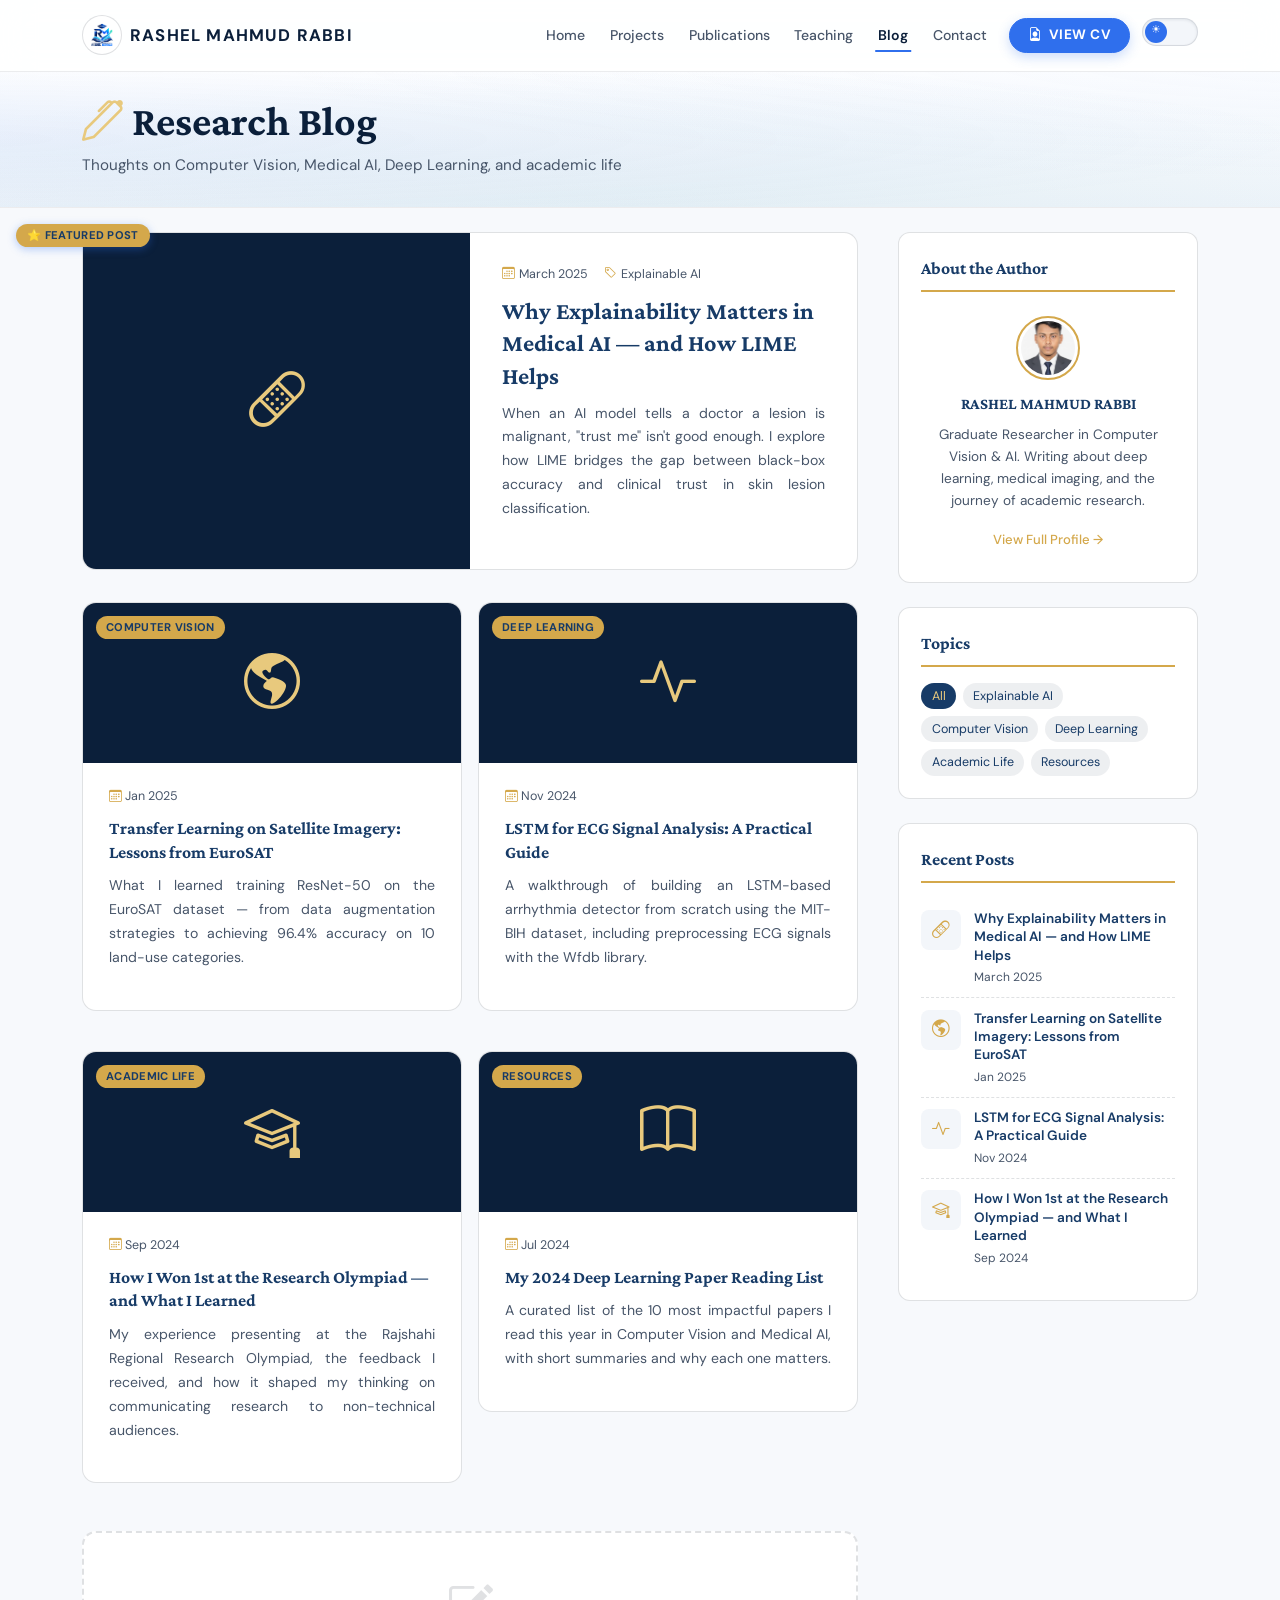
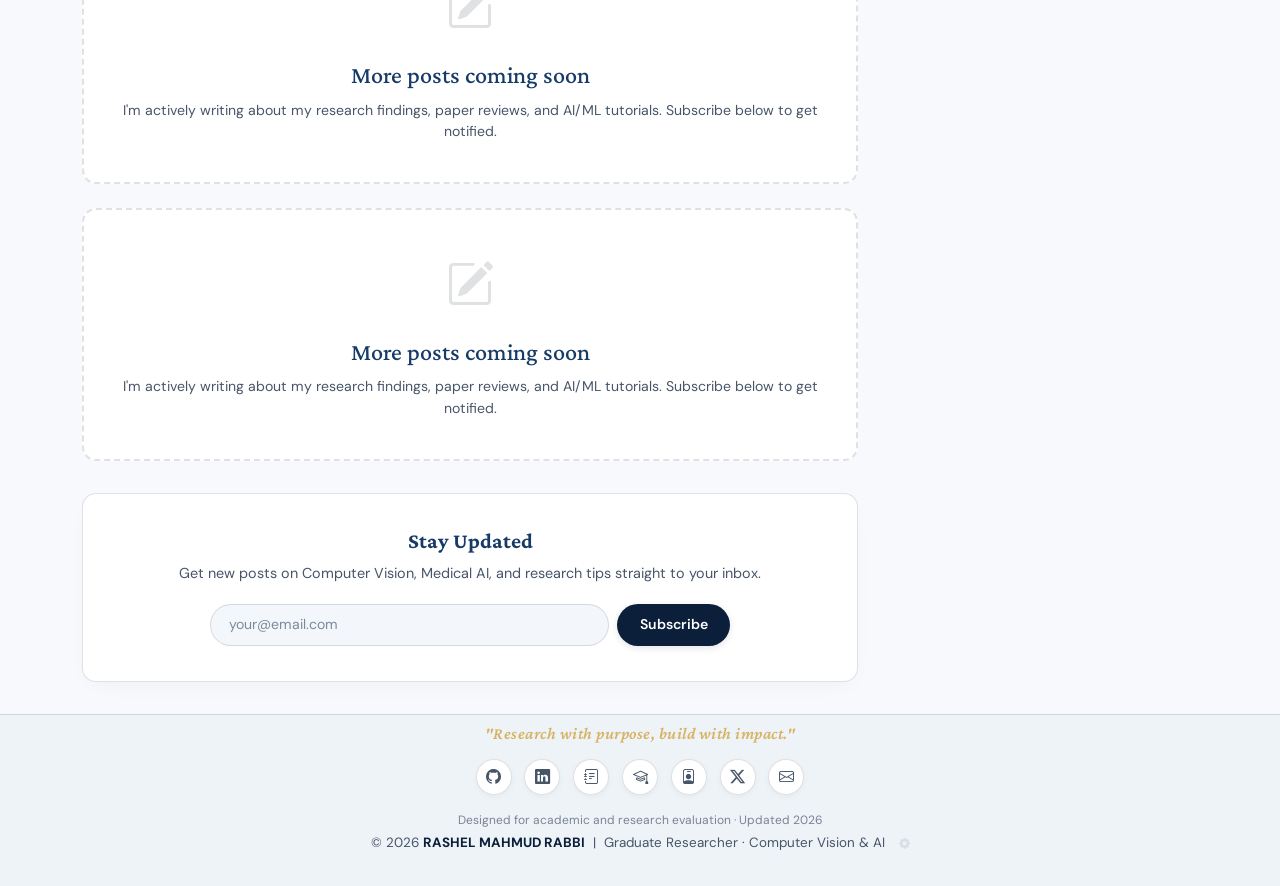
<file: blog/index.html>
<!DOCTYPE html>
<html lang="en">
<head>
  <meta charset="UTF-8"/>
  <meta name="viewport" content="width=device-width, initial-scale=1.0"/>
  <title>Blog – RASHEL MAHMUD RABBI</title>
  <meta name="description" content="Research blog by Rashel Mahmud Rabbi focusing on Computer Vision, Medical AI, Deep Learning, and academic insights."/>
  <!-- Open Graph -->
  <meta property="og:type" content="blog"/>
  <meta property="og:title" content="Blog – RASHEL MAHMUD RABBI"/>
  <meta property="og:description" content="Thoughts on Computer Vision, Medical AI, Deep Learning, and academic life."/>
  <meta property="og:url" content="https://rashelmahmudrabbi.github.io/blog/index.html"/>
  <meta property="og:image" content="https://rashelmahmudrabbi.github.io/media/profile/Prof._Passport_size_image.jpg"/>
  <meta property="og:site_name" content="RASHEL MAHMUD RABBI"/>
  <!-- Twitter Card -->
  <meta name="twitter:card" content="summary_large_image"/>
  <meta name="twitter:title" content="Blog – RASHEL MAHMUD RABBI"/>
  <meta name="twitter:description" content="Thoughts on Computer Vision, Medical AI, Deep Learning, and academic life."/>
  <meta name="twitter:image" content="https://rashelmahmudrabbi.github.io/media/profile/Prof._Passport_size_image.jpg"/>
  <link rel="canonical" href="https://rashelmahmudrabbi.github.io/blog/index.html"/>
  <link rel="icon" type="image/svg+xml" href="data:image/svg+xml,%3Csvg xmlns='http://www.w3.org/2000/svg' width='32' height='32' viewBox='0 0 32 32'%3E%3Crect width='32' height='32' rx='6' fill='%230b1e3d'/%3E%3Ctext x='16' y='21' text-anchor='middle' font-family='Georgia,serif' font-size='13' font-weight='700' fill='%23b8862a'%3ERMR%3C/text%3E%3C/svg%3E"/>
  <link rel="preconnect" href="https://cdn.jsdelivr.net">
  <link rel="dns-prefetch" href="https://cdn.jsdelivr.net">
  <link rel="preconnect" href="https://portfolio-backend-u.vercel.app">
  <link rel="dns-prefetch" href="https://portfolio-backend-u.vercel.app">
  <link href="https://cdn.jsdelivr.net/npm/bootstrap@5.3.3/dist/css/bootstrap.min.css" rel="stylesheet"/>
  <link href="https://cdn.jsdelivr.net/npm/bootstrap-icons@1.11.3/font/bootstrap-icons.min.css" rel="stylesheet"/>
  <link href="https://fonts.googleapis.com/css2?family=Crimson+Pro:ital,wght@0,300;0,400;0,600;0,700;1,400&family=DM+Sans:wght@300;400;500;600&display=swap" rel="stylesheet"/>
  <link rel="stylesheet" href="../assets/css/styles.css?v=3.9"/>
  <!-- Early Theme Pre-paint Init to eliminate FOUC -->
  <script>
    (function() {
      try {
        const saved = localStorage.getItem('portfolio_theme');
        const prefersDark = window.matchMedia && window.matchMedia('(prefers-color-scheme: dark)').matches;
        if (saved === 'dark' || (!saved && prefersDark)) {
          document.documentElement.setAttribute('data-theme', 'dark');
        } else if (saved === 'light') {
          document.documentElement.setAttribute('data-theme', 'light');
        }
      } catch(e) {}
    })();
  </script>
  <!-- JSON-LD Structured Data -->
  <script type="application/ld+json">
  {
    "@context": "https://schema.org",
    "@type": "Blog",
    "name": "Research Blog – RASHEL MAHMUD RABBI",
    "url": "https://rashelmahmudrabbi.github.io/blog/index.html",
    "description": "Thoughts on Computer Vision, Medical AI, Deep Learning, and academic life.",
    "author": {
      "@type": "Person",
      "name": "RASHEL MAHMUD RABBI"
    }
  }
  </script>
  <style>
    /* BLOG LAYOUT */
    .blog-section{padding:1.5rem 0 2rem;}
    .blog-grid{display:grid;grid-template-columns:1fr 300px;gap:2.5rem;align-items:start;}

    /* POST CARDS */
    .post-card{background:var(--section-bg);border:1px solid var(--border);border-radius:14px;overflow:hidden;margin-bottom:1.5rem;transition:all .25s;}
    .post-card:hover{box-shadow:0 10px 35px rgba(11,30,61,.1);transform:translateY(-2px);}
    .post-img{height:200px;background:var(--navy-deep);display:flex;align-items:center;justify-content:center;font-size:3.5rem;color:var(--accent-warm-soft);position:relative;}
    .post-tag{position:absolute;top:.8rem;left:.8rem;background:var(--accent-warm);color:var(--navy);font-size:.7rem;font-weight:700;padding:.2rem .65rem;border-radius:20px;text-transform:uppercase;letter-spacing:.3px;}
    .post-body{padding:1.5rem 1.6rem;}
    .post-meta{display:flex;gap:1rem;font-size:.78rem;color:var(--text-mid);margin-bottom:.7rem;flex-wrap:wrap;}
    .post-meta span{display:flex;align-items:center;gap:.3rem;}
    .post-meta i{color:var(--accent-warm);}
    .post-title{font-family:'Crimson Pro',serif;font-size:1.3rem;font-weight:700;color:var(--navy);margin-bottom:.6rem;line-height:1.35;}
    .post-title a{color:inherit;text-decoration:none;transition:color .2s;}
    .post-title a:hover{color:var(--accent-warm);}
    .post-excerpt{font-size:.88rem;color:var(--text-mid);line-height:1.7;margin-bottom:1rem;text-align:justify;text-justify:inter-word;}
    .post-read-more{color:var(--accent-warm);font-size:.85rem;font-weight:600;text-decoration:none;display:inline-flex;align-items:center;gap:.4rem;transition:gap .2s;}
    .post-read-more:hover{color:var(--navy);gap:.7rem;}

    /* FEATURED POST */
    .featured-post{background:var(--section-bg);border:1px solid var(--border);border-radius:14px;overflow:hidden;margin-bottom:2rem;display:grid;grid-template-columns:1fr 1fr;}
    .featured-post .post-img{height:100%;min-height:240px;}
    .featured-post .post-body{padding:2rem;}
    .featured-post .post-title{font-size:1.5rem;}
    .featured-badge{display:inline-block;background:var(--accent-warm);color:var(--navy);font-size:.7rem;font-weight:700;padding:.2rem .7rem;border-radius:20px;margin-bottom:.8rem;text-transform:uppercase;letter-spacing:.3px;}

    /* SIDEBAR */
    .sidebar-card{background:var(--section-bg);border:1px solid var(--border);border-radius:12px;padding:1.4rem;margin-bottom:1.5rem;}
    .sidebar-title{font-family:'Crimson Pro',serif;font-size:1.1rem;font-weight:700;color:var(--navy);margin-bottom:1rem;padding-bottom:.5rem;border-bottom:2px solid var(--accent-warm);}
    .tag-cloud{display:flex;flex-wrap:wrap;gap:.4rem;}
    .tag{font-size:.78rem;background:rgba(11,30,61,.07);color:var(--navy);padding:.25rem .65rem;border-radius:20px;cursor:pointer;transition:all .2s;text-decoration:none;}
    .tag:hover, .tag.active{background:var(--navy);color:var(--accent-warm-soft);}
    .recent-post{display:flex;gap:.8rem;align-items:flex-start;padding:.7rem 0;border-bottom:1px dashed var(--border);cursor:pointer;}
    .recent-post:last-child{border-bottom:none;}
    .recent-icon{width:40px;height:40px;border-radius:8px;background:var(--surface-2);display:flex;align-items:center;justify-content:center;color:var(--accent-warm);font-size:1.1rem;flex-shrink:0;}
    .recent-title{font-size:.85rem;font-weight:600;color:var(--navy);line-height:1.35;margin-bottom:.2rem;}
    .recent-title a{color:inherit;text-decoration:none;}
    .recent-title a:hover{color:var(--accent-warm);}
    .recent-date{font-size:.75rem;color:var(--text-mid);}
    .about-widget{text-align:center;padding:.5rem 0;}
    .about-avatar{width:64px;height:64px;border-radius:50%;border:2px solid var(--accent-warm);background:var(--cream);display:flex;align-items:center;justify-content:center;font-size:1.8rem;color:var(--accent-warm);margin:0 auto .8rem;}
    .about-widget p{font-size:.85rem;color:var(--text-mid);line-height:1.6;}
    .about-widget a{color:var(--accent-warm);font-size:.82rem;font-weight:500;text-decoration:none;}

    /* COMING SOON STATE */
    .coming-soon{text-align:center;padding:2.5rem 2rem;background:var(--section-bg);border:2px dashed var(--border);border-radius:14px;}
    .coming-soon i{font-size:3rem;color:var(--border);display:block;margin-bottom:1rem;}
    .coming-soon h4{font-family:'Crimson Pro',serif;color:var(--navy);margin-bottom:.6rem;}
    .coming-soon p{font-size:.88rem;color:var(--text-mid);margin:0;}

    /* NEWSLETTER */
    .newsletter-card{background:var(--surface);border:1px solid var(--line);box-shadow:0 8px 24px -10px rgba(11,31,58,0.06);border-radius:14px;padding:2.2rem 2rem;text-align:center;margin-top:2rem;}
    .newsletter-card h4{font-family:'Crimson Pro',serif;color:var(--navy);font-size:1.35rem;font-weight:700;margin-bottom:.5rem;}
    .newsletter-card p{color:var(--ink-soft);font-size:.9rem;margin-bottom:1.2rem;}
    .newsletter-input{display:flex;gap:.5rem;max-width:520px;margin:0 auto;}
    .newsletter-input input{flex:1;border:1px solid var(--line);border-radius:25px;padding:.6rem 1.1rem;font-size:.88rem;background:var(--surface-2);color:var(--ink);outline:none;transition:border-color .2s,box-shadow .2s;}
    .newsletter-input input:focus{border-color:var(--gold);box-shadow:0 0 0 3px rgba(47,111,237,0.12);}
    .newsletter-input input::placeholder{color:var(--ink-faint);}
    .newsletter-input button{background:var(--navy-deep);border:none;color:#ffffff;font-weight:600;font-size:.88rem;padding:.6rem 1.4rem;border-radius:25px;cursor:pointer;box-shadow:0 2px 6px rgba(11,31,58,0.12);transition:all .25s cubic-bezier(.22,1,.36,1);white-space:nowrap;}
    .newsletter-input button:hover{background:var(--navy-light);transform:translateY(-2px);box-shadow:0 6px 18px rgba(11,31,58,0.22);}
    .newsletter-input button:active{transform:translateY(0) scale(0.98);box-shadow:0 2px 6px rgba(11,31,58,0.15);}
    [data-theme="dark"] .newsletter-card h4{color:var(--navy);}
    [data-theme="dark"] .newsletter-input button{background:var(--gold);color:#0B1F3A;box-shadow:0 2px 6px rgba(0,0,0,0.3);}
    [data-theme="dark"] .newsletter-input button:hover{background:var(--gold-soft);box-shadow:0 6px 18px rgba(120,169,255,0.28);}
    [data-theme="dark"] .newsletter-input input:focus{box-shadow:0 0 0 3px rgba(120,169,255,0.18);}

    @media(max-width:900px){
      .blog-grid{grid-template-columns:1fr;}
      .featured-post{grid-template-columns:1fr;}
      .featured-post .post-img{height:200px;}
    }
  </style>
</head>
<body>
  <!-- GLOBAL PRELOADER -->
  <div id="pagePreloader" class="page-preloader">
    <div class="spinner"></div>
  </div>
  <script>
    (function(){
      const preloader = document.getElementById('pagePreloader');
      if(!preloader) return;
      window.addEventListener('portfolio-data-ready', () => {
        preloader.classList.add('preloader-hidden');
      });
      setTimeout(() => {
        if (!preloader.classList.contains('preloader-hidden')) preloader.classList.add('preloader-hidden');
      }, 8000);
    })();
  </script><div id="scrollProgress"></div>
<a class="skip-to-content" href="#main-content">Skip to main content</a>
<div class="reading-progress" id="readingProgress"></div>

<!-- NAVBAR -->
<nav class="navbar navbar-expand-lg">
  <div class="container">
    <a class="navbar-brand d-flex align-items-center" href="../index.html" id="navBrand">
      <img src="../media/profile/logo.png" alt="Logo" class="navbar-logo me-2" style="max-height: 40px; width: auto; object-fit: contain;">
      RASHEL MAHMUD RABBI
    </a>
    <button class="navbar-toggler" type="button" data-bs-toggle="collapse" data-bs-target="#navMenu" aria-label="Toggle navigation">
      <span class="navbar-toggler-icon"></span>
    </button>
    <div class="collapse navbar-collapse" id="navMenu">
      <ul class="navbar-nav ms-auto align-items-center gap-1">
        <li class="nav-item"><a class="nav-link" href="../index.html">Home</a></li>
        <li class="nav-item"><a class="nav-link" href="../projects/index.html">Projects</a></li>
        <li class="nav-item"><a class="nav-link" href="../publications/index.html">Publications</a></li>
        <li class="nav-item"><a class="nav-link" href="../teaching/index.html">Teaching</a></li>
        <li class="nav-item"><a class="nav-link active" href="../blog/index.html">Blog</a></li>
        <li class="nav-item"><a class="nav-link" href="../contact/index.html">Contact</a></li>

        <!-- CV ACTION BUTTON -->
        <li class="nav-item ms-lg-2 my-2 my-lg-0">
          <a class="nav-cv-btn text-decoration-none" data-magnetic="0.2" href="https://drive.google.com/file/d/1ezs8hs6v_8_XickPu8nDRnsOSmf9bYvE/view?usp=sharing" target="_blank">
            <i class="bi bi-file-earmark-person"></i> View CV
          </a>
        </li>

        <!-- THEME TOGGLE -->
        <li class="nav-item ms-lg-2">
          <button id="themeToggle" aria-label="Toggle dark mode" onclick="toggleTheme()"><span class="knob">☀</span></button>
        </li>
      </ul>
    </div>
  </div>
</nav>

<section class="page-hero">
  <div class="container">

    <h1><i class="bi bi-pen me-2" style="color:var(--accent-warm-soft)"></i>Research Blog</h1>
    <p>Thoughts on Computer Vision, Medical AI, Deep Learning, and academic life</p>
  </div>
</section>

<div class="blog-section">
  <div class="container">
    <div class="blog-grid">

      <!-- MAIN CONTENT -->
      <div>

        <!-- POSTS CONTAINER -->
        <div id="blogPostsContainer">
          <div class="blog-card featured"><div class="blog-card-img skeleton" style="height:220px;"></div><div class="blog-card-body"><div class="skeleton skeleton-line-sm" style="width:120px;"></div><div class="skeleton skeleton-line-lg" style="width:70%;margin-top:.5rem;"></div><div class="skeleton skeleton-line mt-3" style="width:95%;"></div><div class="skeleton skeleton-line" style="width:85%;"></div></div></div>
          <div class="blog-card"><div class="blog-card-body"><div class="skeleton skeleton-line-sm" style="width:100px;"></div><div class="skeleton skeleton-line-lg" style="width:80%;margin-top:.5rem;"></div><div class="skeleton skeleton-line mt-3" style="width:100%;"></div><div class="skeleton skeleton-line" style="width:75%;"></div></div></div>
          <div class="blog-card"><div class="blog-card-body"><div class="skeleton skeleton-line-sm" style="width:110px;"></div><div class="skeleton skeleton-line-lg" style="width:75%;margin-top:.5rem;"></div><div class="skeleton skeleton-line mt-3" style="width:90%;"></div><div class="skeleton skeleton-line" style="width:65%;"></div></div></div>
        </div>

        <!-- COMING SOON note -->
        <div class="coming-soon mt-4">
          <i class="bi bi-pencil-square"></i>
          <h4>More posts coming soon</h4>
          <p>I'm actively writing about my research findings, paper reviews, and AI/ML tutorials. Subscribe below to get notified.</p>
        </div>

        <!-- NEWSLETTER -->
        <div class="newsletter-card">
          <h4>Stay Updated</h4>
          <p>Get new posts on Computer Vision, Medical AI, and research tips straight to your inbox.</p>
          <div id="newsletter-form-wrap">
            <form id="newsletter-form"
                  action="https://formspree.io/f/xdabpnne"
                  method="POST"
                  onsubmit="handleSubscribe(event)">
              <input type="hidden" name="_subject" value="New subscriber – Rashel's Blog"/>
              <div class="newsletter-input">
                <input type="email" name="email" placeholder="your@email.com" required/>
                <button type="submit" id="sub-btn">Subscribe</button>
              </div>
            </form>
            <div id="newsletter-success" style="display:none;color:var(--sage);font-size:.9rem;margin-top:.8rem;font-weight:600;">
              ✓ Thank you! You'll hear from me when I publish new posts.
            </div>
            <div id="newsletter-error" style="display:none;color:#f88;font-size:.85rem;margin-top:.8rem;">
              Something went wrong. Please try again or email me directly.
            </div>
          </div>
        </div>

      </div><!-- end main -->

      <!-- SIDEBAR -->
      <div>

        <div class="sidebar-card">
          <div class="sidebar-title">About the Author</div>
          <div class="about-widget">
            <img src="../media/profile/Prof._Passport_size_image.jpg" class="about-avatar" style="object-fit: cover; padding: 3px; background: transparent;" alt="Rashel Mahmud Rabbi">
            <strong style="font-family:'Crimson Pro',serif;color:var(--navy);font-size:1rem;" id="authorName">RASHEL MAHMUD RABBI</strong>
            <p class="mt-2" id="authorBio">Graduate Researcher in Computer Vision &amp; AI. Writing about deep learning, medical imaging, and the journey of academic research.</p>
            <a href="../index.html">View Full Profile →</a>
          </div>
        </div>

        <div class="sidebar-card">
          <div class="sidebar-title">Topics</div>
          <div class="tag-cloud" id="tagCloud"></div>
        </div>

        <div class="sidebar-card">
          <div class="sidebar-title">Recent Posts</div>
          <div id="recentPostsList"></div>
        </div>

      </div><!-- end sidebar -->
    </div><!-- end blog-grid -->
  </div>
</div>

</main>
  <!-- FOOTER -->
  <footer>
    <div class="container">
      <div class="footer-tagline">"Research with purpose, build with impact."</div>
      <div class="footer-social-row" id="footerSocials">
        <a class="footer-social-link" href="https://github.com/rashelmahmudrabbi" target="_blank" title="GitHub"
          aria-label="GitHub"><i class="bi bi-github"></i></a>
        <a class="footer-social-link" href="https://www.linkedin.com/in/rashelmahmudrabbi" target="_blank"
          title="LinkedIn" aria-label="LinkedIn"><i class="bi bi-linkedin"></i></a>
        <a class="footer-social-link" href="https://www.researchgate.net/profile/rashel-mahmud-rabbi" target="_blank"
          title="ResearchGate" aria-label="ResearchGate"><i class="bi bi-journal-text"></i></a>
        <a class="footer-social-link" href="https://scholar.google.com/citations?hl=en&user=agrATD8AAAAJ"
          target="_blank" title="Google Scholar" aria-label="Google Scholar"><i class="bi bi-mortarboard"></i></a>
        <a class="footer-social-link" href="https://orcid.org/0009-0004-6070-4496" target="_blank" title="ORCID"
          aria-label="ORCID"><i class="bi bi-person-badge"></i></a>
        <a class="footer-social-link" href="https://x.com/rashel_m_rabbi" target="_blank" title="X (Twitter)"
          aria-label="X (Twitter)"><i class="bi bi-twitter-x"></i></a>
        <a class="footer-social-link" href="https://mail.google.com/mail/?view=cm&fs=1&to=raselmahud6757@gmail.com" target="_blank" title="Email" aria-label="Email"><i
            class="bi bi-envelope"></i></a>
      </div>
      <p class="mb-1" id="footerText" style="font-size:.75rem;opacity:.7;">Designed for academic and research evaluation &middot; Updated 2026</p>
      <p class="mb-0">
        © <span id="footerYear">2026</span> <strong id="footerName" class="footer-name">RASHEL MAHMUD RABBI</strong>
        &nbsp;|&nbsp; <span id="footerTitle">Graduate Researcher · Computer Vision &amp; AI</span> <a href="https://portfolio-backend-u.vercel.app/admin" class="footer-admin-link" target="_blank" title="Admin Panel"><i class="bi bi-gear-fill"></i></a>
      </p>
    </div>
  </footer>

<button id="scrollTop" aria-label="Scroll to top"><i class="bi bi-arrow-up"></i></button>
<script src="https://cdn.jsdelivr.net/npm/bootstrap@5.3.3/dist/js/bootstrap.bundle.min.js"></script>
<script src="../assets/js/theme.js"></script>
<script>
  async function handleSubscribe(e) {
    e.preventDefault();
    const btn = document.getElementById('sub-btn');
    const form = document.getElementById('newsletter-form');
    const successMsg = document.getElementById('newsletter-success');
    const errorMsg = document.getElementById('newsletter-error');
    btn.textContent = 'Sending…';
    btn.disabled = true;
    errorMsg.style.display = 'none';
    try {
      const res = await fetch(form.action, {
        method: 'POST',
        body: new FormData(form),
        headers: { 'Accept': 'application/json' }
      });
      if (res.ok) {
        form.style.display = 'none';
        successMsg.style.display = 'block';
      } else {
        throw new Error('Server error');
      }
    } catch {
      errorMsg.style.display = 'block';
      btn.textContent = 'Subscribe';
      btn.disabled = false;
    }
  }

  // Share blog post
  function shareBlogPost(platform, title, url) {
    const encodedTitle = encodeURIComponent(title);
    const encodedUrl = encodeURIComponent(url || window.location.href);
    const urls = {
      twitter: `https://twitter.com/intent/tweet?text=${encodedTitle}&url=${encodedUrl}`,
      linkedin: `https://www.linkedin.com/sharing/share-offsite/?url=${encodedUrl}`,
      copy: null
    };
    if (platform === 'copy') {
      navigator.clipboard.writeText(url || window.location.href);
      return;
    }
    window.open(urls[platform], '_blank', 'width=600,height=400');
  }

  // Navbar scroll + Reading progress + Back-to-top
  window.addEventListener('scroll', () => {
    const navbar = document.querySelector('.navbar');
    const scrollTopBtn = document.getElementById('scrollTop');
    const progressBar = document.getElementById('readingProgress');
    if (navbar) navbar.classList.toggle('navbar-scrolled', window.scrollY > 60);
    if (scrollTopBtn) scrollTopBtn.classList.toggle('visible', window.scrollY > 400);
    if (progressBar) {
      const scrollTop = window.scrollY;
      const docHeight = document.documentElement.scrollHeight - window.innerHeight;
      progressBar.style.width = docHeight > 0 ? (scrollTop / docHeight * 100) + '%' : '0%';
    }
  });
  const scrollTopBtn = document.getElementById('scrollTop');
  if (scrollTopBtn) scrollTopBtn.addEventListener('click', () => window.scrollTo({ top: 0, behavior: 'smooth' }));
</script>
<script src="../assets/js/config.js?v=3.9"></script>
<script src="../assets/js/api.js?v=3.9"></script>
<script src="../assets/js/site-blog.js?v=3.9"></script>
<script src="../assets/js/interactions.js?v=3.9"></script></body>
</html>
</file>
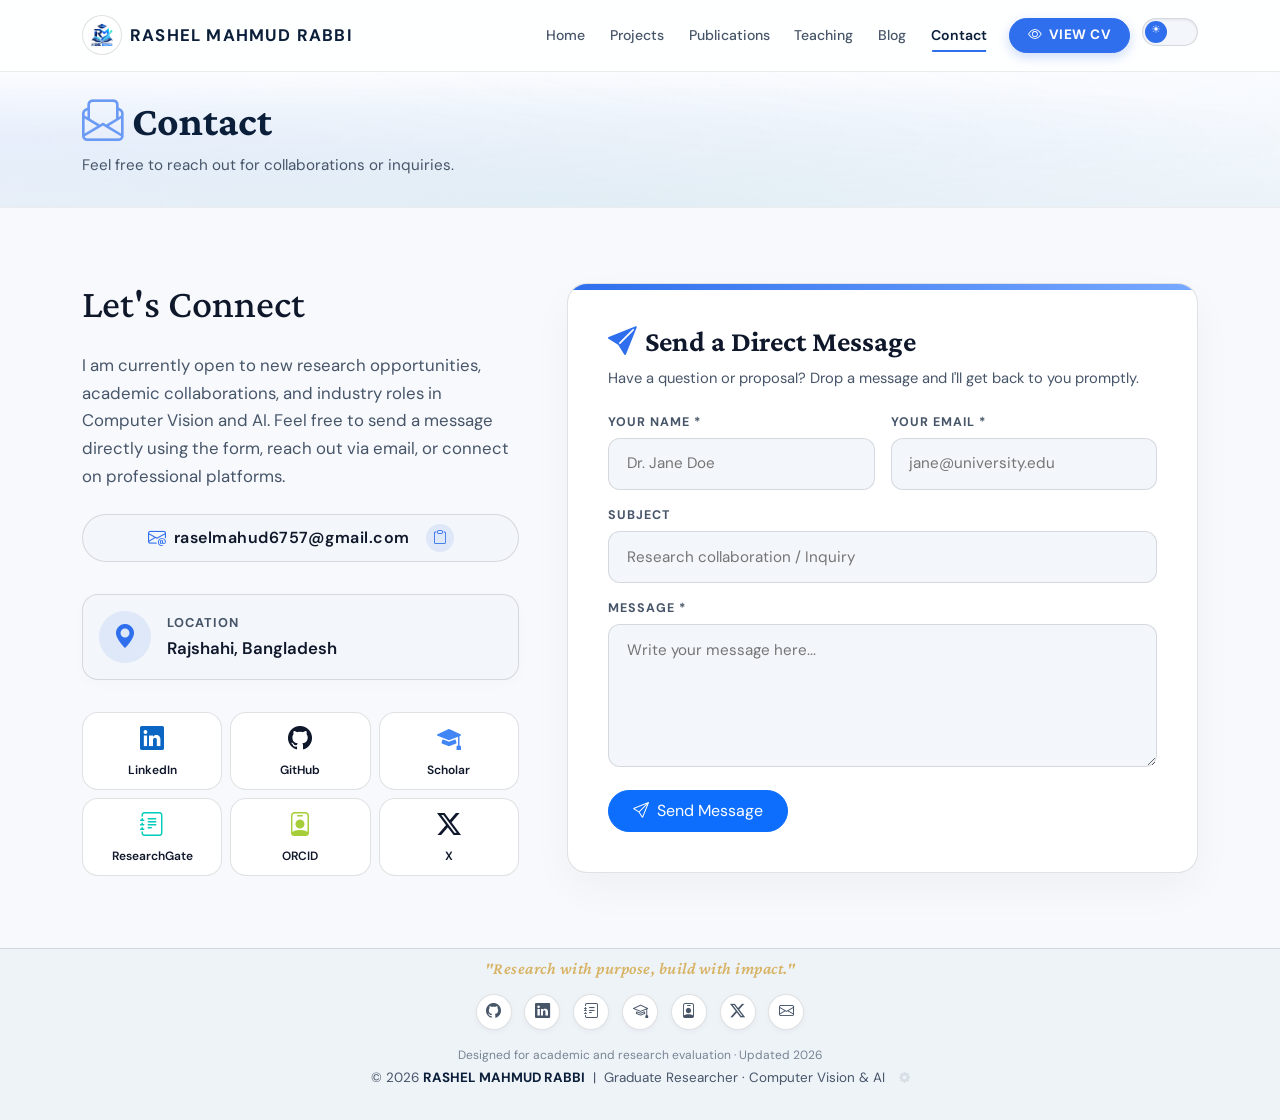
<file: contact/index.html>
<!DOCTYPE html>
<html lang="en">

<head>
  <meta charset="UTF-8" />
  <meta name="viewport" content="width=device-width, initial-scale=1.0" />
  <title>Contact – RASHEL MAHMUD RABBI</title>
  <meta name="description" content="Contact and personal information for Rashel Mahmud Rabbi." />
  <!-- Open Graph -->
  <meta property="og:type" content="website" />
  <meta property="og:title" content="Contact – RASHEL MAHMUD RABBI" />
  <meta property="og:description" content="Contact and personal information for Rashel Mahmud Rabbi." />
  <meta property="og:url" content="https://rashelmahmudrabbi.github.io/contact/index.html" />
  <meta property="og:image" content="https://rashelmahmudrabbi.github.io/media/profile/Prof._Passport_size_image.jpg" />
  <meta property="og:site_name" content="RASHEL MAHMUD RABBI" />
  <!-- Twitter Card -->
  <meta name="twitter:card" content="summary_large_image" />
  <meta name="twitter:title" content="Contact – RASHEL MAHMUD RABBI" />
  <meta name="twitter:description" content="Contact and personal information for Rashel Mahmud Rabbi." />
  <meta name="twitter:image"
    content="https://rashelmahmudrabbi.github.io/media/profile/Prof._Passport_size_image.jpg" />
  <link rel="canonical" href="https://rashelmahmudrabbi.github.io/contact/index.html" />
  <link rel="icon" type="image/svg+xml"
    href="data:image/svg+xml,%3Csvg xmlns='http://www.w3.org/2000/svg' width='32' height='32' viewBox='0 0 32 32'%3E%3Crect width='32' height='32' rx='6' fill='%230b1e3d'/%3E%3Ctext x='16' y='21' text-anchor='middle' font-family='Georgia,serif' font-size='13' font-weight='700' fill='%23b8862a'%3ERMR%3C/text%3E%3C/svg%3E" />
  <link rel="preconnect" href="https://cdn.jsdelivr.net">
  <link rel="dns-prefetch" href="https://cdn.jsdelivr.net">
  <link rel="preconnect" href="https://portfolio-backend-u.vercel.app">
  <link rel="dns-prefetch" href="https://portfolio-backend-u.vercel.app">
  <link rel="preload" href="../assets/js/config.js" as="script">
  <link rel="preload" href="../assets/js/api.js" as="script">
  <link href="https://cdn.jsdelivr.net/npm/bootstrap@5.3.3/dist/css/bootstrap.min.css" rel="stylesheet" />
  <link href="https://cdn.jsdelivr.net/npm/bootstrap-icons@1.11.3/font/bootstrap-icons.min.css" rel="stylesheet" />
  <link
    href="https://fonts.googleapis.com/css2?family=Crimson+Pro:ital,wght@0,300;0,400;0,600;0,700;1,400&family=DM+Sans:wght@300;400;500;600&display=swap"
    rel="stylesheet" />
  <link rel="stylesheet" href="../assets/css/styles.css?v=3.9" />
  <!-- Early Theme Pre-paint Init to eliminate FOUC -->
  <script>
    (function() {
      try {
        const saved = localStorage.getItem('portfolio_theme');
        const prefersDark = window.matchMedia && window.matchMedia('(prefers-color-scheme: dark)').matches;
        if (saved === 'dark' || (!saved && prefersDark)) {
          document.documentElement.setAttribute('data-theme', 'dark');
        } else if (saved === 'light') {
          document.documentElement.setAttribute('data-theme', 'light');
        }
      } catch(e) {}
    })();
  </script>
  <script type="application/ld+json">
  {
    "@context": "https://schema.org",
    "@type": "ContactPage",
    "name": "Contact – RASHEL MAHMUD RABBI",
    "url": "https://rashelmahmudrabbi.github.io/contact/index.html",
    "description": "Contact and personal information for Rashel Mahmud Rabbi."
  }
  </script>
  <style>
    .contact-social-card {
      background: var(--surface);
      border: 1px solid var(--line);
      border-radius: 16px !important;
      position: relative;
      overflow: hidden;
      transition: all 0.4s cubic-bezier(0.165, 0.84, 0.44, 1);
    }

    .contact-social-card::before {
      content: '';
      position: absolute;
      top: 0; left: 0; right: 0; bottom: 0;
      background: linear-gradient(135deg, rgba(255,255,255,0.1) 0%, rgba(255,255,255,0) 100%);
      opacity: 0;
      transition: opacity 0.4s ease;
      z-index: 0;
    }

    .contact-social-card > * {
      position: relative;
      z-index: 1;
    }

    .contact-social-card:hover {
      transform: translateY(-6px) scale(1.02);
      box-shadow: 0 16px 30px rgba(47, 111, 237, 0.12), 0 0 0 1px rgba(47, 111, 237, 0.1);
      border-color: rgba(47, 111, 237, 0.4);
    }

    .contact-social-card:hover::before {
      opacity: 1;
    }

    [data-theme="dark"] .contact-social-card:hover {
      box-shadow: 0 16px 30px rgba(47, 111, 237, 0.25), 0 0 0 1px rgba(47, 111, 237, 0.2);
    }

    [data-theme="dark"] .github-icon {
      color: #ffffff !important;
    }
    
    .btn-copy-email {
      background: var(--surface-2);
      color: var(--text-dark);
      border: 1px solid var(--line);
      font-weight: 600;
      transition: all 0.3s ease;
      position: relative;
      overflow: hidden;
      width: 100%;
      height: 48px;
    }
    
    .btn-copy-email:hover {
      background: var(--surface);
      border-color: var(--gold);
      transform: translateY(-2px);
      box-shadow: 0 8px 20px rgba(47, 111, 237, 0.15);
      color: var(--gold);
    }
  </style>
</head>

<body>
  <!-- GLOBAL PRELOADER -->
  <div id="pagePreloader" class="page-preloader">
    <div class="spinner"></div>
  </div>
  <script>
    (function(){
      const preloader = document.getElementById('pagePreloader');
      if(!preloader) return;
      window.addEventListener('load', () => {
        preloader.classList.add('preloader-hidden');
      });
      // Fallback
      setTimeout(() => {
        if (!preloader.classList.contains('preloader-hidden')) preloader.classList.add('preloader-hidden');
      }, 1000);
    })();
  </script>
  <div id="scrollProgress"></div>
<a class="skip-to-content" href="#main-content">Skip to main content</a>

  <!-- NAVBAR -->
  <nav class="navbar navbar-expand-lg">
    <div class="container">
      <a class="navbar-brand d-flex align-items-center" href="../index.html" id="navBrand">
        <img src="../media/profile/logo.png" alt="Logo" class="navbar-logo me-2"
          style="max-height: 40px; width: auto; object-fit: contain;">
        RASHEL MAHMUD RABBI
      </a>
      <button class="navbar-toggler" type="button" data-bs-toggle="collapse" data-bs-target="#navMenu"
        aria-label="Toggle navigation">
        <span class="navbar-toggler-icon"></span>
      </button>
      <div class="collapse navbar-collapse" id="navMenu">
        <ul class="navbar-nav ms-auto align-items-center gap-1">
          <li class="nav-item"><a class="nav-link" href="../index.html">Home</a></li>
          <li class="nav-item"><a class="nav-link" href="../projects/index.html">Projects</a></li>
          <li class="nav-item"><a class="nav-link" href="../publications/index.html">Publications</a></li>
          <li class="nav-item"><a class="nav-link" href="../teaching/index.html">Teaching</a></li>
        <li class="nav-item"><a class="nav-link" href="../blog/index.html">Blog</a></li>
          <li class="nav-item"><a class="nav-link active" href="../contact/index.html">Contact</a></li>

          <!-- CV ACTION BUTTON -->
          <li class="nav-item ms-lg-2 my-2 my-lg-0">
            <a class="nav-cv-btn text-decoration-none" data-magnetic="0.2" href="https://drive.google.com/file/d/1ezs8hs6v_8_XickPu8nDRnsOSmf9bYvE/view?usp=sharing"
              target="_blank">
              <i class="bi bi-eye"></i> View CV
            </a>
          </li>

          <!-- THEME TOGGLE -->
          <li class="nav-item ms-lg-2">
            <button id="themeToggle" aria-label="Toggle dark mode" onclick="toggleTheme()"><span
                class="knob">☀</span></button>
          </li>
        </ul>
      </div>
    </div>
  </nav>

  <section class="page-hero">
    <div class="container">

      <h1><i class="bi bi-envelope-paper me-2" style="color:var(--gold-lt)"></i>Contact</h1>
      <p>Feel free to reach out for collaborations or inquiries.</p>
    </div>
  </section>

  <main id="main-content">
    <section class="section-wrapper py-5">
      <div class="container py-4">
        <div class="row g-5 align-items-center">

          <!-- Left side: Contact text & direct info -->
          <div class="col-lg-5">
            <h2 class="mb-4" style="font-family:'Crimson Pro',serif; font-size: 2.5rem; color: var(--text-dark);">Let's Connect</h2>
            <p class="mb-4" style="font-size: 1.05rem; color: var(--text-mid); line-height: 1.65;">
              I am currently open to new research opportunities, academic collaborations, and industry roles in Computer Vision and AI.
              Feel free to send a message directly using the form, reach out via email, or connect on professional platforms.
            </p>

            <div class="d-flex flex-column gap-3 mb-4 mt-4">
              <div class="mb-2">
                <button type="button" class="btn btn-copy-email d-inline-flex align-items-center justify-content-center rounded-pill px-4" onclick="copyEmail(this)" title="Copy email address to clipboard">
                  <i class="bi bi-envelope-at me-2" style="font-size:1.1rem; color: var(--gold);"></i> 
                  <span style="letter-spacing: 0.5px;">raselmahud6757@gmail.com</span>
                  <div class="ms-3 d-inline-flex align-items-center justify-content-center rounded-circle" style="width: 28px; height: 28px; background: rgba(47, 111, 237, 0.1); color: var(--gold);">
                    <i class="bi bi-clipboard" style="font-size: 0.85rem;"></i>
                  </div>
                </button>
              </div>

              <div class="contact-info-pill d-flex align-items-center p-3 rounded-4 mt-2"
                style="background: var(--surface-2); border: 1px solid var(--line); color: var(--text-dark); position: relative; overflow: hidden; box-shadow: 0 4px 15px rgba(0,0,0,0.02);">
                <div class="d-flex align-items-center justify-content-center rounded-circle me-3"
                  style="width:52px; height:52px; background: rgba(47,111,237,0.1); color: var(--gold);">
                  <i class="bi bi-geo-alt-fill fs-4"></i>
                </div>
                <div>
                  <span class="d-block fw-bold mb-1"
                    style="font-size:0.8rem; text-transform:uppercase; letter-spacing:1px; color: var(--text-mid);">Location</span>
                  <span style="font-size:1.05rem; font-weight:600;">Rajshahi, Bangladesh</span>
                </div>
              </div>
            </div>

            <!-- Professional links mini-grid -->
            <div class="row g-2 mt-2">
              <div class="col-4">
                <a href="https://www.linkedin.com/in/rashelmahmudrabbi" target="_blank" class="text-decoration-none">
                  <div class="contact-social-card p-2 rounded-3 text-center">
                    <i class="bi bi-linkedin fs-4 d-block" style="color: #0A66C2;"></i>
                    <span style="font-size:0.75rem; font-weight:600; color:var(--text-dark);">LinkedIn</span>
                  </div>
                </a>
              </div>
              <div class="col-4">
                <a href="https://github.com/rashelmahmudrabbi" target="_blank" class="text-decoration-none">
                  <div class="contact-social-card p-2 rounded-3 text-center">
                    <i class="bi bi-github fs-4 d-block" style="color: var(--text-dark);"></i>
                    <span style="font-size:0.75rem; font-weight:600; color:var(--text-dark);">GitHub</span>
                  </div>
                </a>
              </div>
              <div class="col-4">
                <a href="https://scholar.google.com/citations?hl=en&user=agrATD8AAAAJ" target="_blank" class="text-decoration-none">
                  <div class="contact-social-card p-2 rounded-3 text-center">
                    <i class="bi bi-mortarboard-fill fs-4 d-block" style="color: #4285F4;"></i>
                    <span style="font-size:0.75rem; font-weight:600; color:var(--text-dark);">Scholar</span>
                  </div>
                </a>
              </div>
              <div class="col-4">
                <a href="https://www.researchgate.net/profile/rashel-mahmud-rabbi" target="_blank" class="text-decoration-none">
                  <div class="contact-social-card p-2 rounded-3 text-center">
                    <i class="bi bi-journal-text fs-4 d-block" style="color: #00CCBB;"></i>
                    <span style="font-size:0.75rem; font-weight:600; color:var(--text-dark);">ResearchGate</span>
                  </div>
                </a>
              </div>
              <div class="col-4">
                <a href="https://orcid.org/0009-0004-6070-4496" target="_blank" class="text-decoration-none">
                  <div class="contact-social-card p-2 rounded-3 text-center">
                    <i class="bi bi-person-badge fs-4 d-block" style="color: #A6CE39;"></i>
                    <span style="font-size:0.75rem; font-weight:600; color:var(--text-dark);">ORCID</span>
                  </div>
                </a>
              </div>
              <div class="col-4">
                <a href="https://x.com/rashel_m_rabbi" target="_blank" class="text-decoration-none">
                  <div class="contact-social-card p-2 rounded-3 text-center">
                    <i class="bi bi-twitter-x fs-4 d-block" style="color: var(--text-dark);"></i>
                    <span style="font-size:0.75rem; font-weight:600; color:var(--text-dark);">X</span>
                  </div>
                </a>
              </div>
            </div>
          </div>

          <!-- Right side: Interactive Contact Form -->
          <div class="col-lg-7 ps-lg-4">
            <div class="contact-form-card">
              <h3 style="font-family:'Crimson Pro',serif; font-size:1.8rem; font-weight:700; color:var(--text-dark); margin-bottom:0.5rem;">
                <i class="bi bi-send-fill me-2" style="color:var(--gold);"></i>Send a Direct Message
              </h3>
              <p style="color:var(--text-mid); font-size:0.92rem; margin-bottom:1.5rem;">
                Have a question or proposal? Drop a message and I'll get back to you promptly.
              </p>

              <form id="contactForm" onsubmit="handleContactSubmit(event)">
                <div class="row g-3">
                  <div class="col-md-6">
                    <label class="contact-label" for="contactName">Your Name *</label>
                    <input type="text" class="contact-input-field" id="contactName" name="name" placeholder="Dr. Jane Doe" required />
                  </div>
                  <div class="col-md-6">
                    <label class="contact-label" for="contactEmail">Your Email *</label>
                    <input type="email" class="contact-input-field" id="contactEmail" name="email" placeholder="jane@university.edu" required />
                  </div>
                  <div class="col-12">
                    <label class="contact-label" for="contactSubject">Subject</label>
                    <input type="text" class="contact-input-field" id="contactSubject" name="subject" placeholder="Research collaboration / Inquiry" />
                  </div>
                  <div class="col-12">
                    <label class="contact-label" for="contactMessage">Message *</label>
                    <textarea class="contact-input-field" id="contactMessage" name="message" rows="5" placeholder="Write your message here..." required></textarea>
                  </div>
                  <div class="col-12">
                    <button type="submit" id="contactSubmitBtn" class="btn btn-primary px-4 py-2 rounded-pill d-inline-flex align-items-center">
                      <i class="bi bi-send me-2"></i> Send Message
                    </button>
                    <div id="contactFormStatus" class="mt-3" style="display:none; font-size:0.92rem; font-weight:500;"></div>
                  </div>
                </div>
              </form>
            </div>
          </div>

        </div>
      </div>
    </section>
  </main>

  <!-- Toast notification -->
  <div class="copy-toast" id="copyToast"><i class="bi bi-check2-circle"></i> <span>Email copied to clipboard!</span></div>

  <footer>
    <div class="container">
      <div class="footer-tagline">"Research with purpose, build with impact."</div>
      <div class="footer-social-row" id="footerSocials">
        <a class="footer-social-link" href="https://github.com/rashelmahmudrabbi" target="_blank" title="GitHub"
          aria-label="GitHub"><i class="bi bi-github"></i></a>
        <a class="footer-social-link" href="https://www.linkedin.com/in/rashelmahmudrabbi" target="_blank"
          title="LinkedIn" aria-label="LinkedIn"><i class="bi bi-linkedin"></i></a>
        <a class="footer-social-link" href="https://www.researchgate.net/profile/rashel-mahmud-rabbi" target="_blank"
          title="ResearchGate" aria-label="ResearchGate"><i class="bi bi-journal-text"></i></a>
        <a class="footer-social-link" href="https://scholar.google.com/citations?hl=en&user=agrATD8AAAAJ"
          target="_blank" title="Google Scholar" aria-label="Google Scholar"><i class="bi bi-mortarboard"></i></a>
        <a class="footer-social-link" href="https://orcid.org/0009-0004-6070-4496" target="_blank" title="ORCID"
          aria-label="ORCID"><i class="bi bi-person-badge"></i></a>
        <a class="footer-social-link" href="https://x.com/rashel_m_rabbi" target="_blank" title="X (Twitter)"
          aria-label="X (Twitter)"><i class="bi bi-twitter-x"></i></a>
        <a class="footer-social-link" href="mailto:raselmahud6757@gmail.com"
          title="Email" aria-label="Email"><i class="bi bi-envelope"></i></a>
      </div>
      <p class="mb-1" id="footerText" style="font-size:.75rem;opacity:.7;">Designed for academic and research evaluation &middot; Updated 2026</p>
      <p class="mb-0">
        © <span id="footerYear">2026</span> <strong id="footerName" class="footer-name">RASHEL MAHMUD RABBI</strong>
        &nbsp;|&nbsp; <span id="footerTitle">Graduate Researcher · Computer Vision &amp; AI</span> <a href="https://portfolio-backend-u.vercel.app/admin" class="footer-admin-link" target="_blank" title="Admin Panel"><i class="bi bi-gear-fill"></i></a>
      </p>
    </div>
  </footer>

  <button id="scrollTop" aria-label="Back to top" title="Back to top"><i class="bi bi-arrow-up-short"></i></button>
  <script src="https://cdn.jsdelivr.net/npm/bootstrap@5.3.3/dist/js/bootstrap.bundle.min.js"></script>
  <script src="../assets/js/theme.js?v=3.9"></script>
  <script src="../assets/js/config.js?v=3.9"></script>
  <script src="../assets/js/api.js?v=3.9"></script>
  <script src="../assets/js/interactions.js?v=3.9"></script>
  <script>
    function copyEmail(btn) {
      const email = 'raselmahud6757@gmail.com';
      navigator.clipboard.writeText(email).then(() => {
        const toast = document.getElementById('copyToast');
        if (toast) {
          toast.classList.add('show');
          setTimeout(() => toast.classList.remove('show'), 3000);
        }
      }).catch(() => {
        alert('Email: ' + email);
      });
    }

    async function handleContactSubmit(e) {
      e.preventDefault();
      const btn = document.getElementById('contactSubmitBtn');
      const statusEl = document.getElementById('contactFormStatus');
      const form = document.getElementById('contactForm');

      const data = {
        name: form.name.value.trim(),
        email: form.email.value.trim(),
        subject: form.subject.value.trim(),
        message: form.message.value.trim()
      };

      btn.disabled = true;
      btn.innerHTML = '<span class="spinner-border spinner-border-sm me-2" role="status"></span> Sending...';
      statusEl.style.display = 'none';

      try {
        // 1. Send directly to your email via Web3Forms
        const web3FormsData = {
          ...data,
          access_key: "a50454a2-9e7e-4152-b078-68b097cae393"
        };

        const emailRes = await fetch('https://api.web3forms.com/submit', {
          method: 'POST',
          headers: { 'Content-Type': 'application/json', 'Accept': 'application/json' },
          body: JSON.stringify(web3FormsData)
        });
        const emailJson = await emailRes.json();
        
        if (!emailRes.ok || !emailJson.success) {
          throw new Error('Email delivery failed.');
        }

        // 2. Also save to your database silently (backup)
        const backendBase = (typeof API_BASE !== 'undefined') ? API_BASE : 'https://portfolio-backend-u.vercel.app';
        fetch(backendBase + '/api/contact', {
          method: 'POST',
          headers: { 'Content-Type': 'application/json' },
          body: JSON.stringify(data)
        }).catch(err => console.warn('Database backup failed:', err));

        // Success message!
        statusEl.className = 'mt-3 alert alert-success py-2 px-3';
        statusEl.innerHTML = '<i class="bi bi-check-circle-fill me-2"></i>' + 'Thank you! Your message has been sent directly to my inbox.';
        statusEl.style.display = 'block';
        form.reset();
      } catch (err) {
        console.warn('Submission error:', err.message);
        statusEl.className = 'mt-3 alert alert-danger py-2 px-3';
        statusEl.innerHTML = `Could not send message automatically. <a href="mailto:raselmahud6757@gmail.com?subject=${encodeURIComponent(data.subject || 'Portfolio Inquiry')}&body=${encodeURIComponent(data.message + '\n\n— ' + data.name + ' (' + data.email + ')')}" class="alert-link">Click here to send via your email client &rarr;</a>`;
        statusEl.style.display = 'block';
      } finally {
        btn.disabled = false;
        btn.innerHTML = '<i class="bi bi-send me-2"></i> Send Message';
      }
    }
  </script>
</body>

</html>
</file>
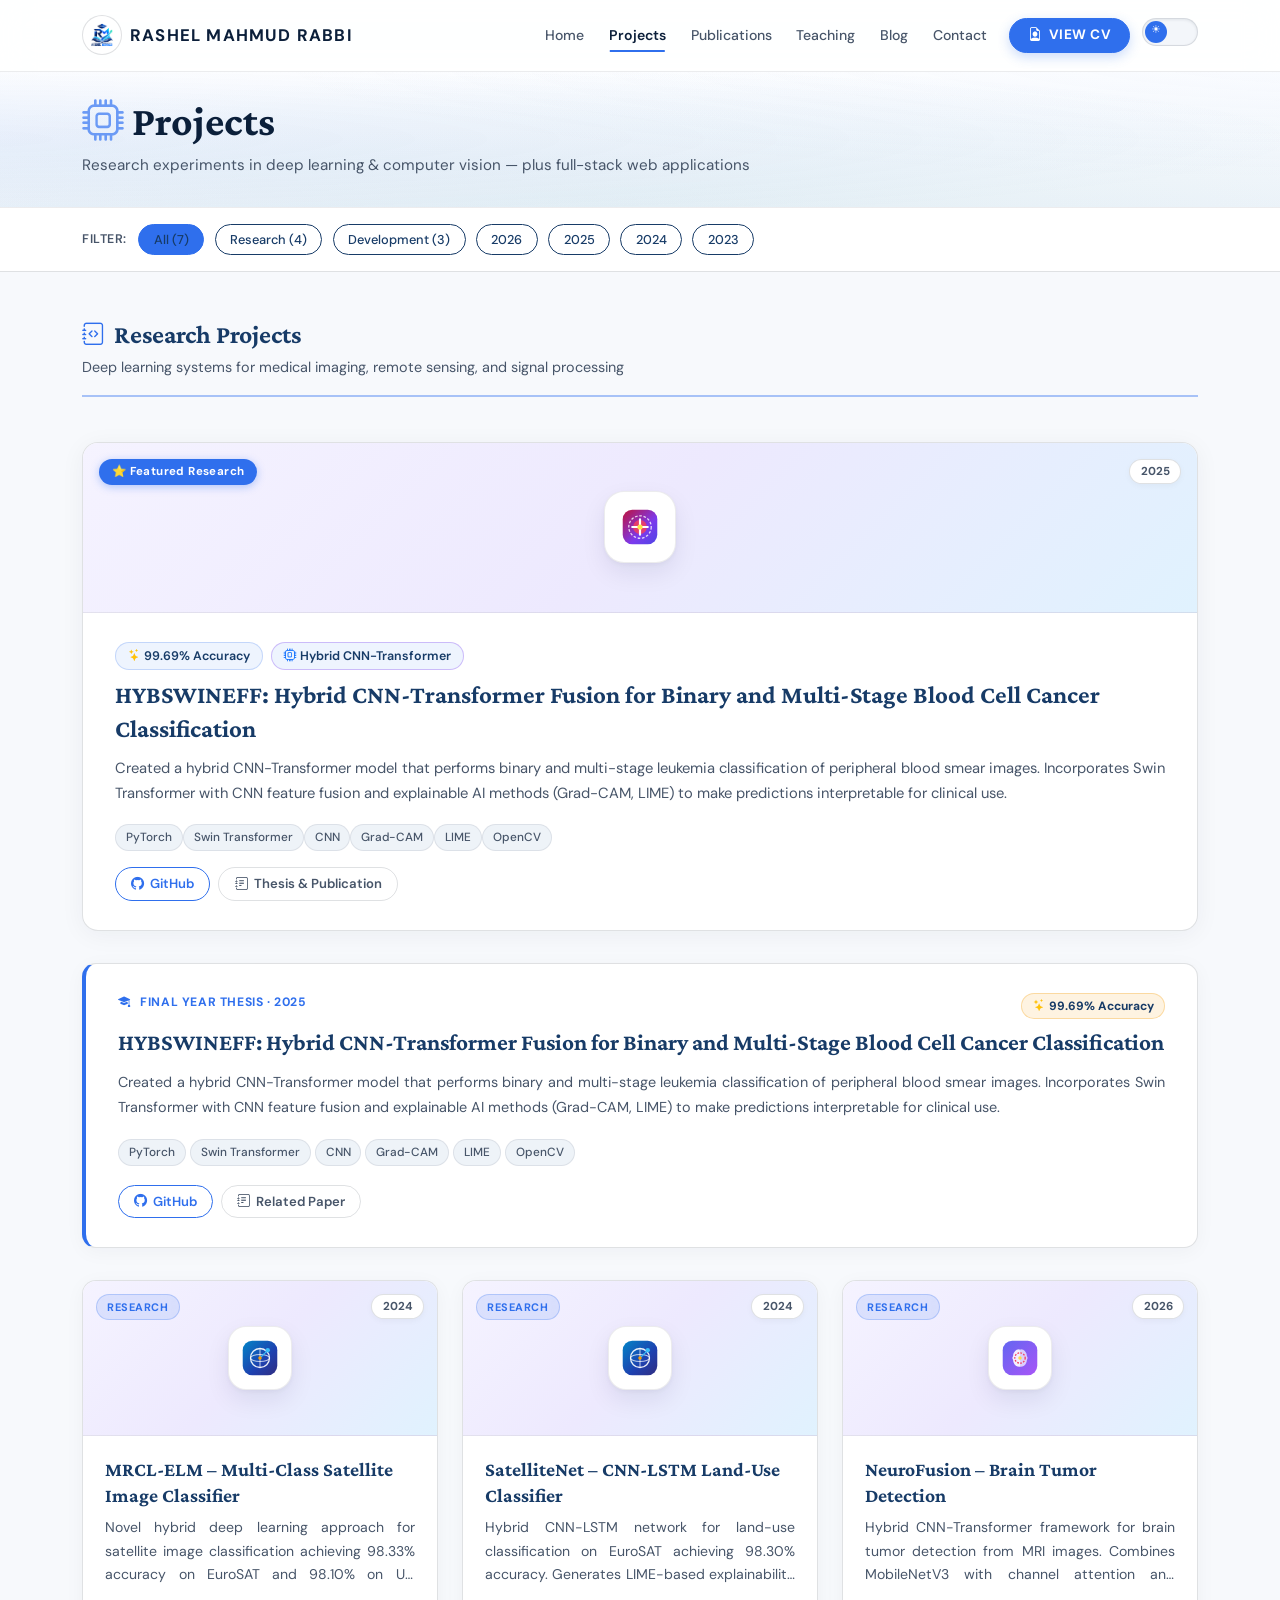
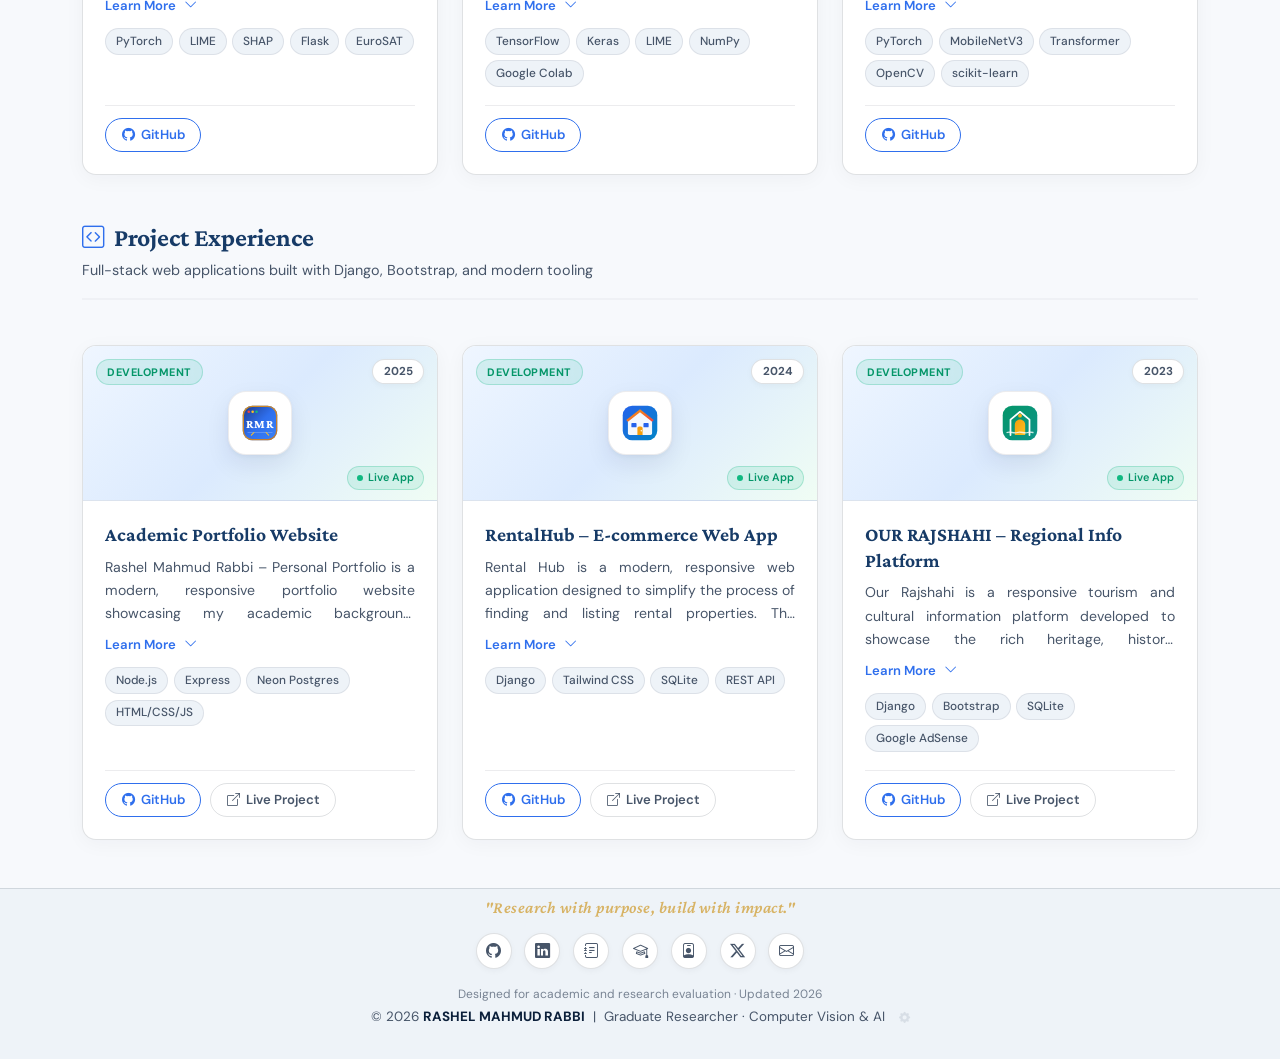
<file: projects/index.html>
<!DOCTYPE html>
<html lang="en">
<head>
  <meta charset="UTF-8"/>
  <meta name="viewport" content="width=device-width, initial-scale=1.0"/>
  <title>Projects – RASHEL MAHMUD RABBI</title>
  <meta name="description" content="Research experiments in deep learning, medical image analysis, and computer vision, along with full-stack web applications by Rashel Mahmud Rabbi."/>
  <!-- Open Graph -->
  <meta property="og:type" content="website"/>
  <meta property="og:title" content="Projects – RASHEL MAHMUD RABBI"/>
  <meta property="og:description" content="Deep learning research projects and full-stack web development applications."/>
  <meta property="og:url" content="https://rashelmahmudrabbi.github.io/projects/index.html"/>
  <meta property="og:image" content="https://rashelmahmudrabbi.github.io/media/profile/Prof._Passport_size_image.jpg"/>
  <meta property="og:site_name" content="RASHEL MAHMUD RABBI"/>
  <!-- Twitter Card -->
  <meta name="twitter:card" content="summary_large_image"/>
  <meta name="twitter:title" content="Projects – RASHEL MAHMUD RABBI"/>
  <meta name="twitter:description" content="Deep learning research projects and full-stack web development applications."/>
  <meta name="twitter:image" content="https://rashelmahmudrabbi.github.io/media/profile/Prof._Passport_size_image.jpg"/>
  <link rel="canonical" href="https://rashelmahmudrabbi.github.io/projects/index.html"/>
  <link rel="icon" type="image/svg+xml" href="data:image/svg+xml,%3Csvg xmlns='http://www.w3.org/2000/svg' width='32' height='32' viewBox='0 0 32 32'%3E%3Crect width='32' height='32' rx='6' fill='%230b1e3d'/%3E%3Ctext x='16' y='21' text-anchor='middle' font-family='Georgia,serif' font-size='13' font-weight='700' fill='%23b8862a'%3ERMR%3C/text%3E%3C/svg%3E"/>
  <link rel="preconnect" href="https://cdn.jsdelivr.net">
  <link rel="dns-prefetch" href="https://cdn.jsdelivr.net">
  <link rel="preconnect" href="https://portfolio-backend-u.vercel.app">
  <link rel="dns-prefetch" href="https://portfolio-backend-u.vercel.app">
  <link rel="preload" href="../assets/js/config.js?v=3.9" as="script">
  <link rel="preload" href="../assets/js/api.js?v=3.9" as="script">
  <link rel="preload" href="../assets/js/site-projects.js?v=3.9" as="script">
  <link href="https://cdn.jsdelivr.net/npm/bootstrap@5.3.3/dist/css/bootstrap.min.css" rel="stylesheet"/>
  <link href="https://cdn.jsdelivr.net/npm/bootstrap-icons@1.11.3/font/bootstrap-icons.min.css" rel="stylesheet"/>
  <link href="https://fonts.googleapis.com/css2?family=Crimson+Pro:ital,wght@0,300;0,400;0,600;0,700;1,400&family=DM+Sans:wght@300;400;500;600&display=swap" rel="stylesheet"/>
  <link rel="stylesheet" href="../assets/css/styles.css?v=3.9"/>
  <!-- Early Theme Pre-paint Init to eliminate FOUC -->
  <script>
    (function() {
      try {
        const saved = localStorage.getItem('portfolio_theme');
        const prefersDark = window.matchMedia && window.matchMedia('(prefers-color-scheme: dark)').matches;
        if (saved === 'dark' || (!saved && prefersDark)) {
          document.documentElement.setAttribute('data-theme', 'dark');
        } else if (saved === 'light') {
          document.documentElement.setAttribute('data-theme', 'light');
        }
      } catch(e) {}
    })();
  </script>
  <!-- JSON-LD Structured Data -->
  <script type="application/ld+json">
  {
    "@context": "https://schema.org",
    "@type": "CollectionPage",
    "name": "Projects – RASHEL MAHMUD RABBI",
    "url": "https://rashelmahmudrabbi.github.io/projects/index.html",
    "description": "Deep learning and web development projects by Rashel Mahmud Rabbi.",
    "author": {
      "@type": "Person",
      "name": "RASHEL MAHMUD RABBI"
    }
  }
  </script>
  <style>
    /* FILTER */
    .filter-bar{background:var(--section-bg);border-bottom:1px solid var(--border);padding:.8rem 0;position:sticky;top:62px;z-index:100;}
    .filter-btn{background:transparent;border:1.5px solid var(--navy);color:var(--navy);border-radius:25px;font-size:.8rem;padding:.32rem .9rem;cursor:pointer;transition:all .2s;font-weight:500;margin:.2rem;}
    .filter-btn:hover,.filter-btn.active{background:var(--navy);color:var(--gold-lt);border-color:var(--navy);}
    .filter-btn.all.active{background:var(--gold);color:var(--navy);border-color:var(--gold);}
    
    [data-theme="dark"] .filter-btn:hover,
    [data-theme="dark"] .filter-btn.active {
      color: var(--navy-deep);
    }
    [data-theme="dark"] .filter-btn.all.active {
      color: var(--navy-deep);
    }

    /* SECTION HEADERS */
    .section-divider{padding:1.5rem 0 1rem;}
    .section-divider h2{font-family:'Crimson Pro',serif;font-size:1.6rem;font-weight:700;color:var(--navy);margin-bottom:.4rem;display:flex;align-items:center;gap:.6rem;}
    .section-divider h2 .section-icon{color:var(--gold);font-size:1.4rem;}
    .section-divider p{color:var(--text-mid);font-size:.9rem;margin:0;}
    .section-line{border:none;border-top:2px solid var(--border);margin:1rem 0 1.8rem;}
    .section-line.gold-line{border-color:var(--gold);opacity:.4;}

    /* PROJECT SECTION */
    .projects-section{padding:1.5rem 0 3rem;}
    .filterable.hidden{display:none!important;}
  </style>
</head>
<body>
  <!-- GLOBAL PRELOADER -->
  <div id="pagePreloader" class="page-preloader">
    <div class="spinner"></div>
  </div>
  <script>
    (function(){
      const preloader = document.getElementById('pagePreloader');
      if(!preloader) return;
      window.addEventListener('portfolio-data-ready', () => {
        preloader.classList.add('preloader-hidden');
      });
      setTimeout(() => {
        if (!preloader.classList.contains('preloader-hidden')) preloader.classList.add('preloader-hidden');
      }, 8000);
    })();
  </script><div id="scrollProgress"></div>
<!-- NAVBAR -->
<nav class="navbar navbar-expand-lg">
  <div class="container">
    <a class="navbar-brand d-flex align-items-center" href="../index.html" id="navBrand">
      <img src="../media/profile/logo.png" alt="Logo" class="navbar-logo me-2" style="max-height: 40px; width: auto; object-fit: contain;">
      RASHEL MAHMUD RABBI
    </a>
    <button class="navbar-toggler" type="button" data-bs-toggle="collapse" data-bs-target="#navMenu" aria-label="Toggle navigation">
      <span class="navbar-toggler-icon"></span>
    </button>
    <div class="collapse navbar-collapse" id="navMenu">
      <ul class="navbar-nav ms-auto align-items-center gap-1">
        <li class="nav-item"><a class="nav-link" href="../index.html">Home</a></li>
        <li class="nav-item"><a class="nav-link active" href="../projects/index.html">Projects</a></li>
        <li class="nav-item"><a class="nav-link" href="../publications/index.html">Publications</a></li>
        <li class="nav-item"><a class="nav-link" href="../teaching/index.html">Teaching</a></li>
        <li class="nav-item"><a class="nav-link" href="../blog/index.html">Blog</a></li>
        <li class="nav-item"><a class="nav-link" href="../contact/index.html">Contact</a></li>

        <!-- CV ACTION BUTTON -->
        <li class="nav-item ms-lg-2 my-2 my-lg-0">
          <a class="nav-cv-btn text-decoration-none" data-magnetic="0.2" href="https://drive.google.com/file/d/1ezs8hs6v_8_XickPu8nDRnsOSmf9bYvE/view?usp=sharing" target="_blank">
            <i class="bi bi-file-earmark-person"></i> View CV
          </a>
        </li>

        <!-- THEME TOGGLE -->
        <li class="nav-item ms-lg-2">
          <button id="themeToggle" aria-label="Toggle dark mode" onclick="toggleTheme()"><span class="knob">☀</span></button>
        </li>
      </ul>
    </div>
  </div>
</nav>

<section class="page-hero">
  <div class="container">

    <h1><i class="bi bi-cpu me-2" style="color:var(--gold-lt)"></i>Projects</h1>
    <p>Research experiments in deep learning &amp; computer vision — plus full-stack web applications</p>
  </div>
</section>

<div class="filter-bar">
  <div class="container">
    <div class="d-flex flex-wrap align-items-center gap-1" id="filterBarButtons">
      <span style="font-size:.78rem;font-weight:600;color:var(--text-mid);margin-right:.3rem;text-transform:uppercase;letter-spacing:.5px;">Filter:</span>
      <button class="filter-btn all active">All</button>
      <button class="filter-btn">Research</button>
      <button class="filter-btn">Development</button>
    </div>
  </div>
</div>

<div class="projects-section">
  <div class="container" id="projectsContainer">
    <div class="row g-4 mb-2">
      <div class="col-md-6 col-lg-4"><div class="project-card"><div class="project-img skeleton"></div><div class="project-body"><div class="skeleton skeleton-line-lg" style="width:70%;"></div><div class="skeleton skeleton-line" style="width:90%;"></div><div class="skeleton skeleton-line" style="width:60%;"></div></div></div></div>
      <div class="col-md-6 col-lg-4"><div class="project-card"><div class="project-img skeleton"></div><div class="project-body"><div class="skeleton skeleton-line-lg" style="width:65%;"></div><div class="skeleton skeleton-line" style="width:85%;"></div><div class="skeleton skeleton-line" style="width:55%;"></div></div></div></div>
      <div class="col-md-6 col-lg-4"><div class="project-card"><div class="project-img skeleton"></div><div class="project-body"><div class="skeleton skeleton-line-lg" style="width:75%;"></div><div class="skeleton skeleton-line" style="width:80%;"></div><div class="skeleton skeleton-line" style="width:50%;"></div></div></div></div>
      <div class="col-md-6 col-lg-4"><div class="project-card"><div class="project-img skeleton"></div><div class="project-body"><div class="skeleton skeleton-line-lg" style="width:68%;"></div><div class="skeleton skeleton-line" style="width:88%;"></div><div class="skeleton skeleton-line" style="width:58%;"></div></div></div></div>
    </div>
  </div>
</div>

  <!-- FOOTER -->
  <footer>
    <div class="container">
      <div class="footer-tagline">"Research with purpose, build with impact."</div>
      <div class="footer-social-row" id="footerSocials">
        <a class="footer-social-link" href="https://github.com/rashelmahmudrabbi" target="_blank" title="GitHub"
          aria-label="GitHub"><i class="bi bi-github"></i></a>
        <a class="footer-social-link" href="https://www.linkedin.com/in/rashelmahmudrabbi" target="_blank"
          title="LinkedIn" aria-label="LinkedIn"><i class="bi bi-linkedin"></i></a>
        <a class="footer-social-link" href="https://www.researchgate.net/profile/rashel-mahmud-rabbi" target="_blank"
          title="ResearchGate" aria-label="ResearchGate"><i class="bi bi-journal-text"></i></a>
        <a class="footer-social-link" href="https://scholar.google.com/citations?hl=en&user=agrATD8AAAAJ"
          target="_blank" title="Google Scholar" aria-label="Google Scholar"><i class="bi bi-mortarboard"></i></a>
        <a class="footer-social-link" href="https://orcid.org/0009-0004-6070-4496" target="_blank" title="ORCID"
          aria-label="ORCID"><i class="bi bi-person-badge"></i></a>
        <a class="footer-social-link" href="https://x.com/rashel_m_rabbi" target="_blank" title="X (Twitter)"
          aria-label="X (Twitter)"><i class="bi bi-twitter-x"></i></a>
        <a class="footer-social-link" href="mailto:raselmahud6757@gmail.com" title="Email" aria-label="Email"><i
            class="bi bi-envelope"></i></a>
      </div>
      <p class="mb-1" id="footerText" style="font-size:.75rem;opacity:.7;">Designed for academic and research evaluation &middot; Updated 2026</p>
      <p class="mb-0">
        © <span id="footerYear">2026</span> <strong id="footerName" class="footer-name">RASHEL MAHMUD RABBI</strong>
        &nbsp;|&nbsp; <span id="footerTitle">Graduate Researcher · Computer Vision &amp; AI</span> <a href="https://portfolio-backend-u.vercel.app/admin" class="footer-admin-link" target="_blank" title="Admin Panel"><i class="bi bi-gear-fill"></i></a>
      </p>
    </div>
  </footer>

<button id="scrollTop" aria-label="Scroll to top"><i class="bi bi-arrow-up"></i></button>

<script src="https://cdn.jsdelivr.net/npm/bootstrap@5.3.3/dist/js/bootstrap.bundle.min.js"></script>
<script defer src="../assets/js/theme.js"></script>
<script>
  function filterProjects(filter, btn) {
    document.querySelectorAll('.filter-btn').forEach(b => b.classList.remove('active'));
    btn.classList.add('active');

    document.querySelectorAll('.filterable').forEach(item => {
      const match = filter === 'all' || item.dataset.type === filter || item.dataset.year === filter;
      item.classList.toggle('hidden', !match);
    });

    const researchHasVisible = [...document.querySelectorAll('[data-type="research"].filterable')].some(el => !el.classList.contains('hidden'));
    const devHasVisible      = [...document.querySelectorAll('[data-type="development"].filterable')].some(el => !el.classList.contains('hidden'));

    const rSec = document.getElementById('research-section');
    const dSec = document.getElementById('dev-section');
    if (rSec) rSec.style.display = researchHasVisible ? '' : 'none';
    if (dSec) dSec.style.display = devHasVisible      ? '' : 'none';
  }
</script>
<script defer src="../assets/js/config.js?v=3.9"></script>
<script defer src="../assets/js/api.js?v=3.9"></script>
<script defer src="../assets/js/site-projects.js?v=3.9"></script>
<script defer src="../assets/js/interactions.js?v=3.9"></script>
</body>
</html>
</file>
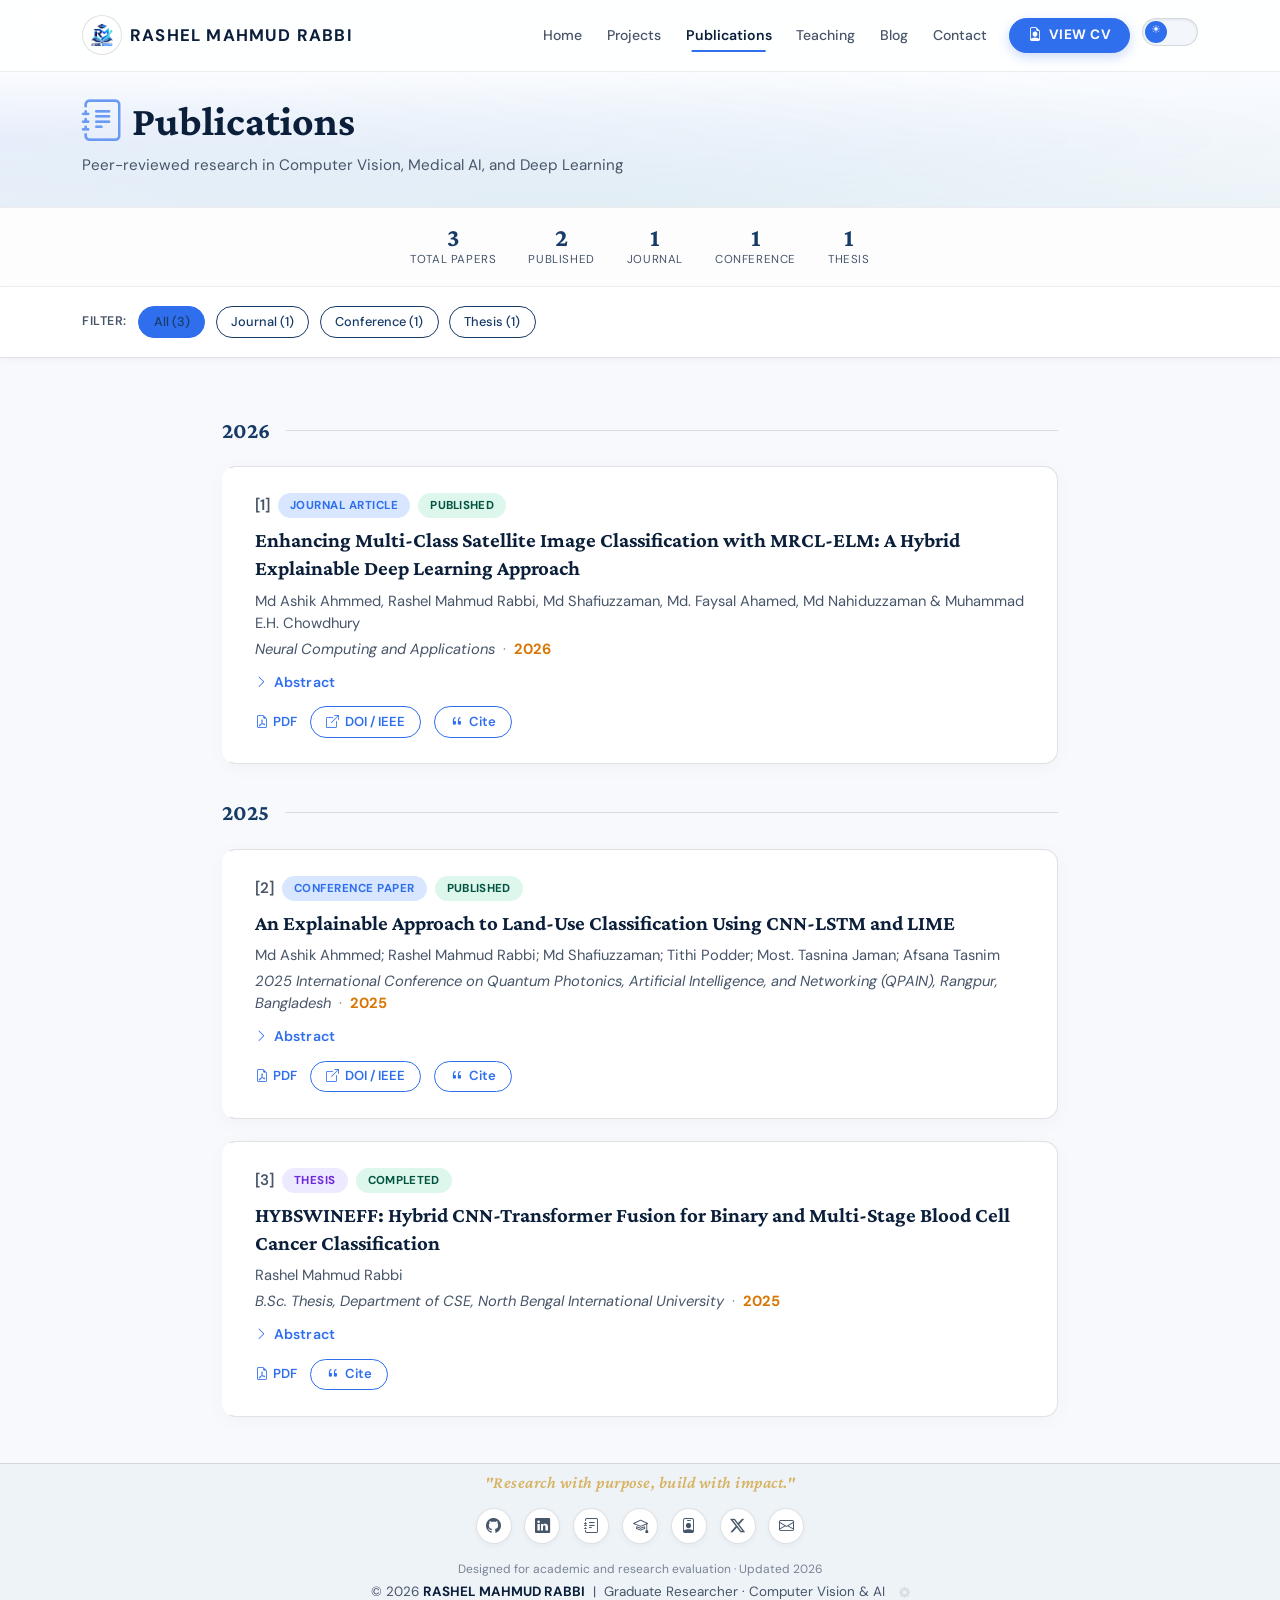
<file: publications/index.html>
<!DOCTYPE html>
<html lang="en">
<head>
  <meta charset="UTF-8"/>
  <meta name="viewport" content="width=device-width, initial-scale=1.0"/>
  <title>Publications – RASHEL MAHMUD RABBI</title>
  <meta name="description" content="Peer-reviewed research publications in Computer Vision, Medical AI, and Deep Learning by Rashel Mahmud Rabbi."/>
  <!-- Open Graph -->
  <meta property="og:type" content="website"/>
  <meta property="og:title" content="Publications – RASHEL MAHMUD RABBI"/>
  <meta property="og:description" content="Peer-reviewed research papers in Computer Vision, Medical AI, and Deep Learning."/>
  <meta property="og:url" content="https://rashelmahmudrabbi.github.io/publications/index.html"/>
  <meta property="og:image" content="https://rashelmahmudrabbi.github.io/media/profile/Prof._Passport_size_image.jpg"/>
  <meta property="og:site_name" content="RASHEL MAHMUD RABBI"/>
  <!-- Twitter Card -->
  <meta name="twitter:card" content="summary_large_image"/>
  <meta name="twitter:title" content="Publications – RASHEL MAHMUD RABBI"/>
  <meta name="twitter:description" content="Peer-reviewed research papers in Computer Vision, Medical AI, and Deep Learning."/>
  <meta name="twitter:image" content="https://rashelmahmudrabbi.github.io/media/profile/Prof._Passport_size_image.jpg"/>
  <link rel="canonical" href="https://rashelmahmudrabbi.github.io/publications/index.html"/>
  <link rel="icon" type="image/svg+xml" href="data:image/svg+xml,%3Csvg xmlns='http://www.w3.org/2000/svg' width='32' height='32' viewBox='0 0 32 32'%3E%3Crect width='32' height='32' rx='6' fill='%230b1e3d'/%3E%3Ctext x='16' y='21' text-anchor='middle' font-family='Georgia,serif' font-size='13' font-weight='700' fill='%23b8862a'%3ERMR%3C/text%3E%3C/svg%3E"/>
  <link rel="preconnect" href="https://cdn.jsdelivr.net">
  <link rel="dns-prefetch" href="https://cdn.jsdelivr.net">
  <link rel="preconnect" href="https://portfolio-backend-u.vercel.app">
  <link rel="dns-prefetch" href="https://portfolio-backend-u.vercel.app">
  <link href="https://cdn.jsdelivr.net/npm/bootstrap@5.3.3/dist/css/bootstrap.min.css" rel="stylesheet"/>
  <link href="https://cdn.jsdelivr.net/npm/bootstrap-icons@1.11.3/font/bootstrap-icons.min.css" rel="stylesheet"/>
  <link href="https://fonts.googleapis.com/css2?family=Crimson+Pro:ital,wght@0,300;0,400;0,600;0,700;1,400&family=DM+Sans:wght@300;400;500;600&display=swap" rel="stylesheet"/>
  <link rel="stylesheet" href="../assets/css/styles.css?v=3.9"/>
  <!-- Early Theme Pre-paint Init to eliminate FOUC -->
  <script>
    (function() {
      try {
        const saved = localStorage.getItem('portfolio_theme');
        const prefersDark = window.matchMedia && window.matchMedia('(prefers-color-scheme: dark)').matches;
        if (saved === 'dark' || (!saved && prefersDark)) {
          document.documentElement.setAttribute('data-theme', 'dark');
        } else if (saved === 'light') {
          document.documentElement.setAttribute('data-theme', 'light');
        }
      } catch(e) {}
    })();
  </script>
  <!-- JSON-LD Structured Data -->
  <script type="application/ld+json">
  {
    "@context": "https://schema.org",
    "@type": "CollectionPage",
    "name": "Publications – RASHEL MAHMUD RABBI",
    "url": "https://rashelmahmudrabbi.github.io/publications/index.html",
    "description": "Peer-reviewed research publications in Computer Vision, Medical AI, and Deep Learning by Rashel Mahmud Rabbi.",
    "author": {
      "@type": "Person",
      "name": "RASHEL MAHMUD RABBI"
    }
  }
  </script>
  <style>
    /* FILTERS */
    .filter-bar{background:var(--section-bg);border-bottom:1px solid var(--border);padding:1rem 0;position:sticky;top:62px;z-index:100;box-shadow:0 2px 8px rgba(0,0,0,.04);}
    .filter-btn{background:transparent;border:1.5px solid var(--navy);color:var(--navy);border-radius:25px;font-size:.8rem;padding:.32rem .9rem;cursor:pointer;transition:all .2s;font-weight:500;margin:.2rem;}
    .filter-btn:hover,.filter-btn.active{background:var(--navy);color:var(--gold-lt);border-color:var(--navy);}
    .filter-btn.all.active{background:var(--gold);color:var(--navy);border-color:var(--gold);}
    
    [data-theme="dark"] .filter-btn:hover,
    [data-theme="dark"] .filter-btn.active {
      color: var(--navy-deep);
    }
    [data-theme="dark"] .filter-btn.all.active {
      color: var(--navy-deep);
    }

    /* STATS BAR */
    .stats-bar{background:rgba(255,255,255,0.7);backdrop-filter:blur(10px);-webkit-backdrop-filter:blur(10px);border-bottom:1px solid rgba(0,0,0,0.05);padding:.8rem 0;}
    [data-theme="dark"] .stats-bar{background:rgba(13,21,34,0.7);border-bottom:1px solid rgba(255,255,255,0.05);}
    .stat-item{text-align:center;padding:.3rem 1rem;}
    .stat-num{font-family:'Crimson Pro',serif;font-size:1.6rem;font-weight:700;color:var(--navy);line-height:1;}
    .stat-label{font-size:.72rem;color:var(--text-mid);text-transform:uppercase;letter-spacing:.6px;}

    /* PUBLICATION CARDS */
    .pub-section{padding:1.5rem 0;}
    .year-divider{display:flex;align-items:center;gap:1rem;margin:2rem 0 1.2rem;}
    .year-divider span{font-family:'Crimson Pro',serif;font-size:1.4rem;font-weight:700;color:var(--navy);}
    .year-divider::after{content:'';flex:1;height:1px;background:var(--border);}

    .pub-card{background:var(--surface);border:1px solid var(--line);border-left:4px solid transparent;border-radius:14px;padding:1.6rem 1.8rem;margin-bottom:1.4rem;transition:all .3s var(--ease);box-shadow:0 4px 20px rgba(11,31,58,0.03);}
    .pub-card:hover{box-shadow:0 12px 35px rgba(11,31,58,.08);border-color:var(--gold-soft);border-left-color:#2F6FED;transform:translateY(-3px);}
    [data-theme="dark"] .pub-card{background:var(--surface);border-color:var(--line);box-shadow:var(--shadow);}

    .pub-top{display:flex;align-items:center;gap:.8rem;flex-wrap:wrap;margin-bottom:.6rem;}
    .pub-badges{display:flex;gap:.4rem;flex-wrap:wrap;}
    .badge-type{font-size:.72rem;font-weight:700;text-transform:uppercase;letter-spacing:.5px;padding:.25rem .75rem;border-radius:20px;}
    .badge-conference{background:#D8E7FF;color:#2F6FED;}
    .badge-journal{background:#D8E7FF;color:#2F6FED;}
    .badge-preprint{background:#FEF3C7;color:#D97706;}
    .badge-book_chapter{background:#FCE7F3;color:#BE185D;}
    .badge-thesis{background:#EDE9FE;color:#6D28D9;}
    .badge-status{font-size:.72rem;font-weight:700;padding:.25rem .75rem;border-radius:20px;text-transform:uppercase;letter-spacing:.3px;}
    .status-published{background:#DEF7EC;color:#03543F;}
    .status-under-review{background:#FEF08A;color:#854D0E;}
    .status-accepted{background:#E1EFFE;color:#1E429F;}
    .status-preprint{background:#EDEBFE;color:#5521B5;}
    .status-completed{background:#DEF7EC;color:#03543F;}
    [data-theme="dark"] .status-published{background:rgba(3,84,63,.3);color:#31C48D;}
    [data-theme="dark"] .status-under-review{background:rgba(133,77,14,.3);color:#FACC15;}

    .pub-number{font-family:'DM Sans',monospace;font-size:.95rem;color:var(--ink-soft);font-weight:600;white-space:nowrap;}
    .pub-title{font-family:'Crimson Pro',serif;font-size:1.3rem;font-weight:700;color:var(--navy-deep);margin-bottom:.45rem;line-height:1.35;}
    [data-theme="dark"] .pub-title{color:var(--ink);}
    .pub-authors{font-size:.92rem;color:var(--ink-soft);margin-bottom:.35rem;line-height:1.5;}
    .pub-authors strong{color:var(--ink);font-weight:700;}
    .pub-venue-row{font-size:.92rem;margin-bottom:.6rem;}
    .pub-venue{font-size:.92rem;color:var(--ink-soft);font-style:italic;}
    .pub-dot{color:var(--ink-faint);margin:0 .25rem;}
    .pub-year{color:#D97706;font-weight:700;font-style:normal;}
    [data-theme="dark"] .pub-year{color:#FBBF24;}

    /* ABSTRACT TOGGLE */
    .pub-abstract-toggle {
      margin: .6rem 0 .8rem;
      cursor: pointer;
      user-select: none;
    }
    .abstract-label {
      font-size: .88rem;
      font-weight: 600;
      color: #2F6FED;
      display: inline-flex;
      align-items: center;
      gap: .35rem;
      letter-spacing: .2px;
      transition: color .2s;
    }
    .abstract-label:hover {
      color: var(--navy-deep);
    }
    [data-theme="dark"] .abstract-label {
      color: #78A9FF;
    }
    [data-theme="dark"] .abstract-label:hover {
      color: #ffffff;
    }
    .abstract-arrow {
      transition: transform .2s ease;
      font-size: .8rem;
    }
    .pub-abstract-toggle.open .abstract-arrow {
      transform: rotate(90deg);
    }
    .pub-abstract-toggle:not(.open) .abstract-arrow {
      transform: rotate(0deg);
    }
    .pub-abstract-toggle .abstract-wrap {
      display: grid;
      grid-template-rows: 0fr;
      transition: grid-template-rows 0.3s ease;
    }
    .pub-abstract-toggle.open .abstract-wrap {
      grid-template-rows: 1fr;
    }
    .pub-abstract-toggle .abstract-body {
      overflow: hidden;
      margin-top: 0;
      font-size: .88rem;
      color: var(--ink-soft);
      line-height: 1.7;
      border-left: 3px solid #2F6FED;
      background: rgba(47, 111, 237, 0.04);
      border-radius: 0 8px 8px 0;
      padding: 0 1.25rem;
      transition: padding 0.3s ease, margin-top 0.3s ease;
    }
    .pub-abstract-toggle.open .abstract-body {
      margin-top: .5rem;
      padding: .95rem 1.25rem;
    }
    [data-theme="dark"] .pub-abstract-toggle .abstract-body {
      background: rgba(120, 169, 255, 0.06);
      border-left-color: #78A9FF;
      color: var(--ink-soft);
    }

    .pub-links{display:flex;gap:.8rem;flex-wrap:wrap;align-items:center;margin-top:.8rem;}
    .pub-link{font-size:.82rem;color:#2F6FED;text-decoration:none;font-weight:600;display:inline-flex;align-items:center;gap:.35rem;transition:all .2s;}
    .pub-link:hover{color:var(--navy-deep);}
    [data-theme="dark"] .pub-link{color:#78A9FF;}
    [data-theme="dark"] .pub-link:hover{color:#ffffff;}
    .pub-link.btn-outline{border:1.5px solid #2F6FED;padding:.3rem .95rem;border-radius:20px;color:#2F6FED;}
    [data-theme="dark"] .pub-link.btn-outline{border-color:#78A9FF;color:#78A9FF;}
    .pub-link.btn-outline:hover{background:#2F6FED;color:#ffffff;}
    [data-theme="dark"] .pub-link.btn-outline:hover{background:#78A9FF;color:#0B1F3A;}

    /* EMPTY STATE */
    .empty-state{text-align:center;padding:2.5rem 2rem;color:var(--text-mid);}
    .empty-state i{font-size:3rem;color:var(--border);display:block;margin-bottom:1rem;}

    /* FOOTER */
    #scrollTop{position:fixed;bottom:2rem;right:2rem;width:42px;height:42px;background:var(--gold);color:#ffffff;border:none;border-radius:50%;font-size:1.1rem;display:none;align-items:center;justify-content:center;box-shadow:0 4px 16px rgba(47,111,237,.4);cursor:pointer;z-index:999;transition:all .2s;}
    #scrollTop:hover{background:var(--gold-soft);transform:translateY(-2px);}
    [data-theme="dark"] #scrollTop{color:#0B1F3A;}

    @media(max-width:768px){
      .pub-top{flex-direction:column;gap:.5rem;}
      .filter-bar{top:56px;}
    }
  </style>
</head>
<body>
  <!-- GLOBAL PRELOADER -->
  <div id="pagePreloader" class="page-preloader">
    <div class="spinner"></div>
  </div>
  <script>
    (function(){
      const preloader = document.getElementById('pagePreloader');
      if(!preloader) return;
      window.addEventListener('portfolio-data-ready', () => {
        preloader.classList.add('preloader-hidden');
      });
      setTimeout(() => {
        if (!preloader.classList.contains('preloader-hidden')) preloader.classList.add('preloader-hidden');
      }, 8000);
    })();
  </script>
  <div id="scrollProgress"></div>
<a class="skip-to-content" href="#main-content">Skip to main content</a>

<!-- NAVBAR -->
<nav class="navbar navbar-expand-lg">
  <div class="container">
    <a class="navbar-brand d-flex align-items-center" href="../index.html" id="navBrand">
      <img src="../media/profile/logo.png" alt="Logo" class="navbar-logo me-2" style="max-height: 40px; width: auto; object-fit: contain;">
      RASHEL MAHMUD RABBI
    </a>
    <button class="navbar-toggler" type="button" data-bs-toggle="collapse" data-bs-target="#navMenu" aria-label="Toggle navigation">
      <span class="navbar-toggler-icon"></span>
    </button>
    <div class="collapse navbar-collapse" id="navMenu">
      <ul class="navbar-nav ms-auto align-items-center gap-1">
        <li class="nav-item"><a class="nav-link" href="../index.html">Home</a></li>
        <li class="nav-item"><a class="nav-link" href="../projects/index.html">Projects</a></li>
        <li class="nav-item"><a class="nav-link active" href="../publications/index.html">Publications</a></li>
        <li class="nav-item"><a class="nav-link" href="../teaching/index.html">Teaching</a></li>
        <li class="nav-item"><a class="nav-link" href="../blog/index.html">Blog</a></li>
        <li class="nav-item"><a class="nav-link" href="../contact/index.html">Contact</a></li>

        <!-- CV ACTION BUTTON -->
        <li class="nav-item ms-lg-2 my-2 my-lg-0">
          <a class="nav-cv-btn text-decoration-none" data-magnetic="0.2" href="https://drive.google.com/file/d/1ezs8hs6v_8_XickPu8nDRnsOSmf9bYvE/view?usp=sharing" target="_blank">
            <i class="bi bi-file-earmark-person"></i> View CV
          </a>
        </li>

        <!-- THEME TOGGLE -->
        <li class="nav-item ms-lg-2">
          <button id="themeToggle" aria-label="Toggle dark mode" onclick="toggleTheme()"><span class="knob">☀</span></button>
        </li>
      </ul>
    </div>
  </div>
</nav>

<main id="main-content">
<!-- PAGE HERO -->
<section class="page-hero">
  <div class="container">

    <h1><i class="bi bi-journal-text me-2" style="color:var(--gold-lt)"></i>Publications</h1>
    <p>Peer-reviewed research in Computer Vision, Medical AI, and Deep Learning</p>
  </div>
</section>

<!-- STATS -->
<div class="stats-bar">
  <div class="container">
    <div class="row g-0 justify-content-center" id="statsBar">
      <div class="col-auto stat-item"><div class="stat-num">…</div><div class="stat-label">Loading</div></div>
    </div>
  </div>
</div>

<!-- FILTER BAR -->
<div class="filter-bar">
  <div class="container">
    <div class="d-flex flex-wrap align-items-center gap-1" id="filterBarButtons">
      <span style="font-size:.78rem;font-weight:600;color:var(--text-mid);margin-right:.3rem;text-transform:uppercase;letter-spacing:.5px;">Filter:</span>
      <button class="filter-btn all active">All</button>
      <button class="filter-btn">Journal</button>
      <button class="filter-btn">Conference</button>
      <button class="filter-btn">Thesis</button>
    </div>
  </div>
</div>

<div class="pub-section">
  <div class="container" id="pubListContainer" style="max-width:860px;">
    <div class="pub-card"><div class="pub-thumb"><div class="skeleton" style="width:100%;height:100%;border-radius:6px;"></div></div><div class="flex-grow-1"><div class="skeleton skeleton-line-sm" style="width:120px;"></div><div class="skeleton skeleton-line-lg" style="width:80%;"></div><div class="skeleton skeleton-line" style="width:60%;"></div><div class="skeleton skeleton-line-sm" style="width:45%;"></div></div></div>
    <div class="pub-card"><div class="pub-thumb"><div class="skeleton" style="width:100%;height:100%;border-radius:6px;"></div></div><div class="flex-grow-1"><div class="skeleton skeleton-line-sm" style="width:100px;"></div><div class="skeleton skeleton-line-lg" style="width:75%;"></div><div class="skeleton skeleton-line" style="width:55%;"></div><div class="skeleton skeleton-line-sm" style="width:40%;"></div></div></div>
    <div class="pub-card"><div class="pub-thumb"><div class="skeleton" style="width:100%;height:100%;border-radius:6px;"></div></div><div class="flex-grow-1"><div class="skeleton skeleton-line-sm" style="width:110px;"></div><div class="skeleton skeleton-line-lg" style="width:85%;"></div><div class="skeleton skeleton-line" style="width:50%;"></div><div class="skeleton skeleton-line-sm" style="width:42%;"></div></div></div>
  </div>
</div>

</main>
  <!-- FOOTER -->
  <footer>
    <div class="container">
      <div class="footer-tagline">"Research with purpose, build with impact."</div>
      <div class="footer-social-row" id="footerSocials">
        <a class="footer-social-link" href="https://github.com/rashelmahmudrabbi" target="_blank" title="GitHub"
          aria-label="GitHub"><i class="bi bi-github"></i></a>
        <a class="footer-social-link" href="https://www.linkedin.com/in/rashelmahmudrabbi" target="_blank"
          title="LinkedIn" aria-label="LinkedIn"><i class="bi bi-linkedin"></i></a>
        <a class="footer-social-link" href="https://www.researchgate.net/profile/rashel-mahmud-rabbi" target="_blank"
          title="ResearchGate" aria-label="ResearchGate"><i class="bi bi-journal-text"></i></a>
        <a class="footer-social-link" href="https://scholar.google.com/citations?hl=en&user=agrATD8AAAAJ"
          target="_blank" title="Google Scholar" aria-label="Google Scholar"><i class="bi bi-mortarboard"></i></a>
        <a class="footer-social-link" href="https://orcid.org/0009-0004-6070-4496" target="_blank" title="ORCID"
          aria-label="ORCID"><i class="bi bi-person-badge"></i></a>
        <a class="footer-social-link" href="https://x.com/rashel_m_rabbi" target="_blank" title="X (Twitter)"
          aria-label="X (Twitter)"><i class="bi bi-twitter-x"></i></a>
        <a class="footer-social-link" href="mailto:raselmahud6757@gmail.com" title="Email" aria-label="Email"><i
            class="bi bi-envelope"></i></a>
      </div>
      <p class="mb-1" id="footerText" style="font-size:.75rem;opacity:.7;">Designed for academic and research evaluation &middot; Updated 2026</p>
      <p class="mb-0">
        © <span id="footerYear">2026</span> <strong id="footerName" class="footer-name">RASHEL MAHMUD RABBI</strong>
        &nbsp;|&nbsp; <span id="footerTitle">Graduate Researcher · Computer Vision &amp; AI</span> <a href="https://portfolio-backend-u.vercel.app/admin" class="footer-admin-link" target="_blank" title="Admin Panel"><i class="bi bi-gear-fill"></i></a>
      </p>
    </div>
  </footer>

<button id="scrollTop" aria-label="Scroll to top"><i class="bi bi-arrow-up"></i></button>

<script src="https://cdn.jsdelivr.net/npm/bootstrap@5.3.3/dist/js/bootstrap.bundle.min.js"></script>
  <script defer src="../assets/js/theme.js"></script>
  <script defer src="../assets/js/interactions.js"></script>
<script>
  function filterPubs(filter, btn){
    document.querySelectorAll('.filter-btn').forEach(b=>b.classList.remove('active'));
    btn.classList.add('active');
    const cards=document.querySelectorAll('.pub-card');
    let visible=0;
    cards.forEach(c=>{
      const type=c.dataset.type, status=c.dataset.status;
      const show = filter==='all' || type===filter || status===filter;
      c.style.display=show?'block':'none';
      if(show) visible++;
    });
    const emptyEl = document.getElementById('emptyState');
    if (emptyEl) emptyEl.classList.toggle('d-none', visible>0);
    // Re-check year dividers
    document.querySelectorAll('.year-divider').forEach(d=>{
      let next=d.nextElementSibling;
      let hasVisible=false;
      while(next && !next.classList.contains('year-divider')){
        if(next.classList.contains('pub-card') && next.style.display!=='none') hasVisible=true;
        next=next.nextElementSibling;
      }
      d.style.display=hasVisible?'flex':'none';
    });
  }

  // Copy BibTeX Citation
  function copyCitation(btn, title, authors, venue, year) {
    const key = (authors.split(',')[0] || 'author').trim().split(' ').pop().toLowerCase() + year;
    const bibtex = `@article{${key},\n  title={${title}},\n  author={${authors}},\n  journal={${venue}},\n  year={${year}}\n}`;
    navigator.clipboard.writeText(bibtex).then(() => {
      const orig = btn.innerHTML;
      btn.innerHTML = '<i class="bi bi-check2"></i> Copied!';
      btn.style.color = '#03543F';
      setTimeout(() => { btn.innerHTML = orig; btn.style.color = ''; }, 2000);
    });
  }

  // Navbar scroll effect
  window.addEventListener('scroll', () => {
    const navbar = document.querySelector('.navbar');
    const scrollTopBtn = document.getElementById('scrollTop');
    if (navbar) navbar.classList.toggle('navbar-scrolled', window.scrollY > 60);
  });
  const scrollTopBtn = document.getElementById('scrollTop');
  if (scrollTopBtn) scrollTopBtn.addEventListener('click', () => window.scrollTo({ top: 0, behavior: 'smooth' }));
</script>
<script defer src="../assets/js/config.js?v=3.9"></script>
<script defer src="../assets/js/api.js?v=3.9"></script>
<script defer src="../assets/js/site-publications.js?v=3.9"></script>
<script defer src="../assets/js/interactions.js?v=3.9"></script>
</body>
</html>
</file>
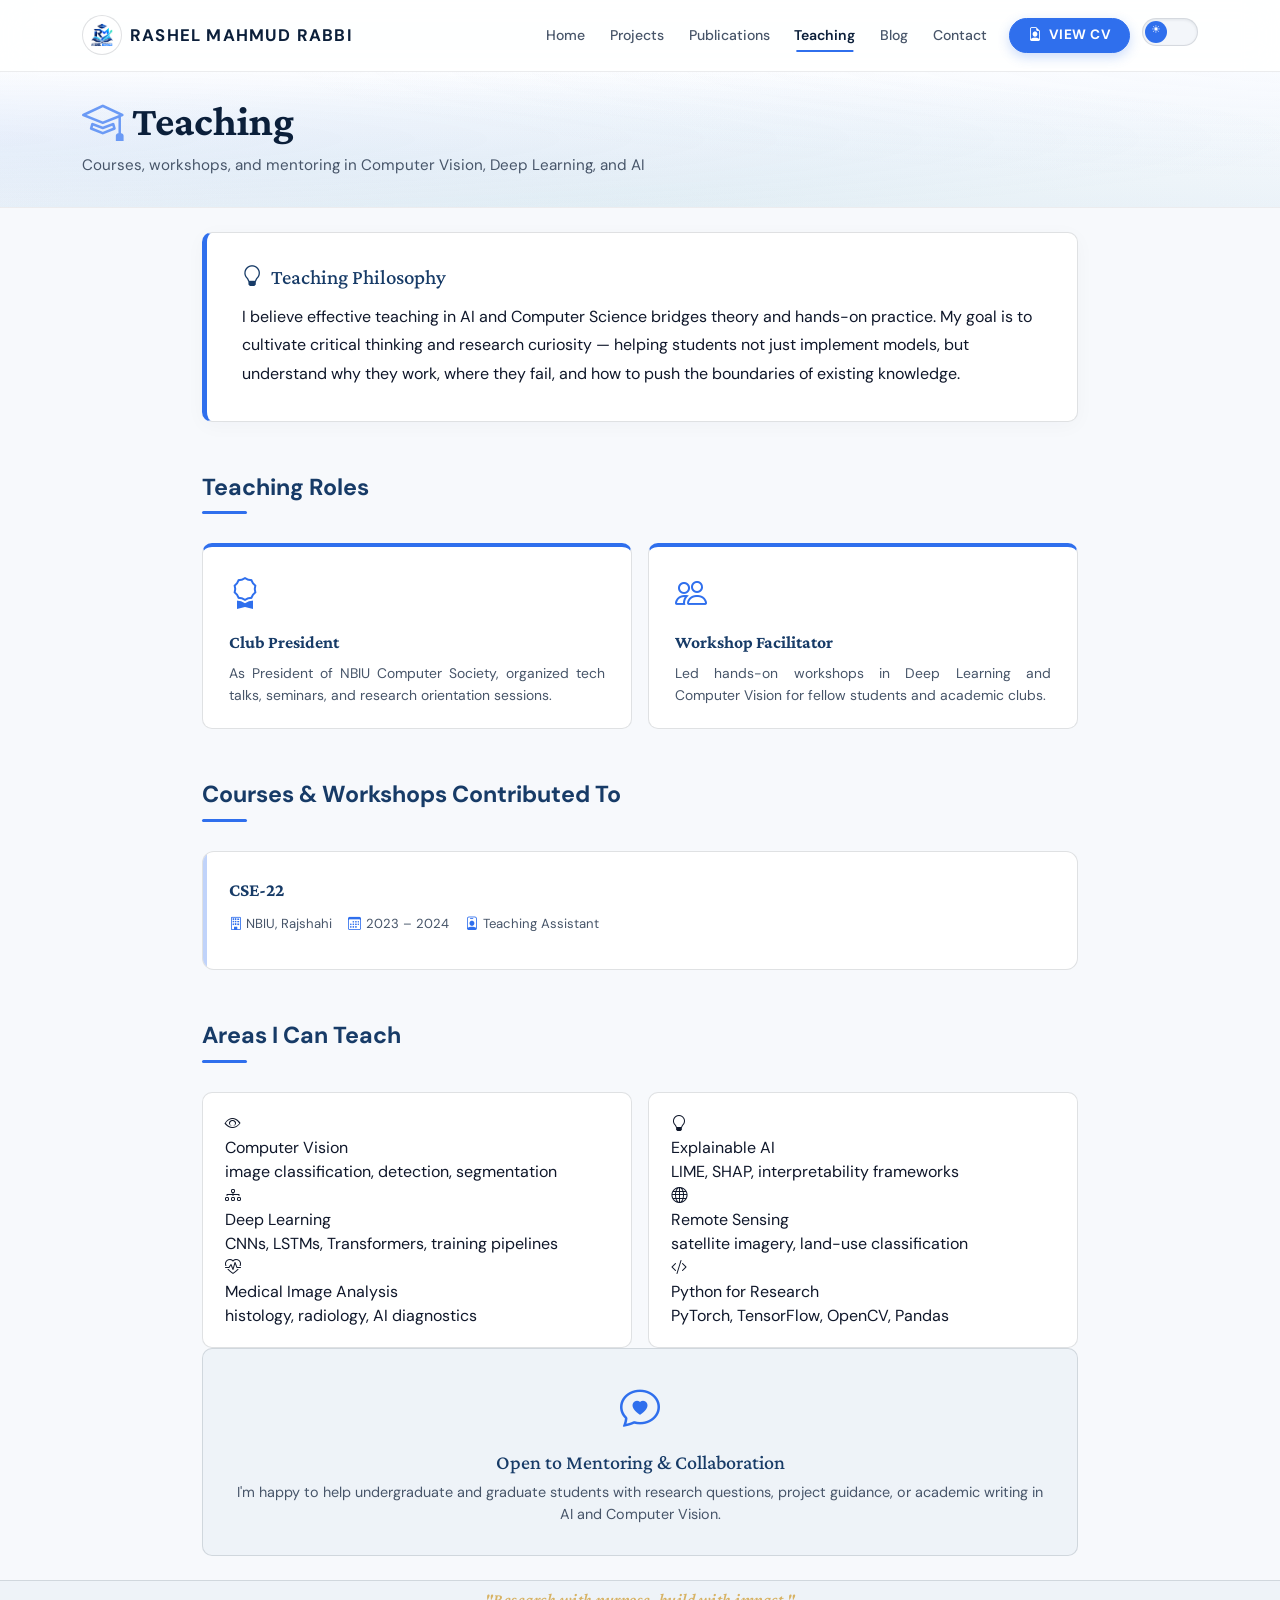
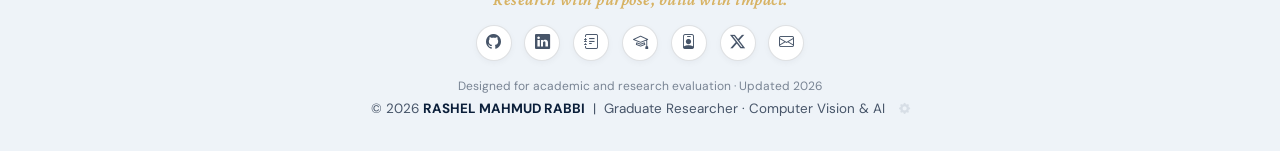
<file: teaching/index.html>
<!DOCTYPE html>
<html lang="en">
<head>
  <meta charset="UTF-8"/>
  <meta name="viewport" content="width=device-width, initial-scale=1.0"/>
  <title>Teaching – RASHEL MAHMUD RABBI</title>
  <meta name="description" content="Teaching philosophy, courses, workshops, and student mentorship by Rashel Mahmud Rabbi in Deep Learning, Computer Vision, and AI."/>
  <!-- Open Graph -->
  <meta property="og:type" content="website"/>
  <meta property="og:title" content="Teaching – RASHEL MAHMUD RABBI"/>
  <meta property="og:description" content="Courses, workshops, and mentoring in Computer Vision, Deep Learning, and AI."/>
  <meta property="og:url" content="https://rashelmahmudrabbi.github.io/teaching/index.html"/>
  <meta property="og:image" content="https://rashelmahmudrabbi.github.io/media/profile/Prof._Passport_size_image.jpg"/>
  <meta property="og:site_name" content="RASHEL MAHMUD RABBI"/>
  <!-- Twitter Card -->
  <meta name="twitter:card" content="summary_large_image"/>
  <meta name="twitter:title" content="Teaching – RASHEL MAHMUD RABBI"/>
  <meta name="twitter:description" content="Courses, workshops, and mentoring in Computer Vision, Deep Learning, and AI."/>
  <meta name="twitter:image" content="https://rashelmahmudrabbi.github.io/media/profile/Prof._Passport_size_image.jpg"/>
  <link rel="canonical" href="https://rashelmahmudrabbi.github.io/teaching/index.html"/>
  <link rel="icon" type="image/svg+xml" href="data:image/svg+xml,%3Csvg xmlns='http://www.w3.org/2000/svg' width='32' height='32' viewBox='0 0 32 32'%3E%3Crect width='32' height='32' rx='6' fill='%230b1e3d'/%3E%3Ctext x='16' y='21' text-anchor='middle' font-family='Georgia,serif' font-size='13' font-weight='700' fill='%23b8862a'%3ERMR%3C/text%3E%3C/svg%3E"/>
  <link rel="preconnect" href="https://cdn.jsdelivr.net">
  <link rel="dns-prefetch" href="https://cdn.jsdelivr.net">
  <link rel="preconnect" href="https://portfolio-backend-u.vercel.app">
  <link rel="dns-prefetch" href="https://portfolio-backend-u.vercel.app">
  <link href="https://cdn.jsdelivr.net/npm/bootstrap@5.3.3/dist/css/bootstrap.min.css" rel="stylesheet"/>
  <link href="https://cdn.jsdelivr.net/npm/bootstrap-icons@1.11.3/font/bootstrap-icons.min.css" rel="stylesheet"/>
  <link href="https://fonts.googleapis.com/css2?family=Crimson+Pro:ital,wght@0,300;0,400;0,600;0,700;1,400&family=DM+Sans:wght@300;400;500;600&display=swap" rel="stylesheet"/>
  <link rel="stylesheet" href="../assets/css/styles.css?v=3.9"/>
  <!-- Early Theme Pre-paint Init to eliminate FOUC -->
  <script>
    (function() {
      try {
        const saved = localStorage.getItem('portfolio_theme');
        const prefersDark = window.matchMedia && window.matchMedia('(prefers-color-scheme: dark)').matches;
        if (saved === 'dark' || (!saved && prefersDark)) {
          document.documentElement.setAttribute('data-theme', 'dark');
        } else if (saved === 'light') {
          document.documentElement.setAttribute('data-theme', 'light');
        }
      } catch(e) {}
    })();
  </script>
  <!-- JSON-LD Structured Data -->
  <script type="application/ld+json">
  {
    "@context": "https://schema.org",
    "@type": "CollectionPage",
    "name": "Teaching – RASHEL MAHMUD RABBI",
    "url": "https://rashelmahmudrabbi.github.io/teaching/index.html",
    "description": "Courses, workshops, and mentoring in Computer Vision, Deep Learning, and AI by Rashel Mahmud Rabbi.",
    "author": {
      "@type": "Person",
      "name": "RASHEL MAHMUD RABBI"
    }
  }
  </script>
  <style>
    /* MAIN CONTENT */
    .content-section{padding:1.5rem 0;}

    /* PHILOSOPHY CARD */
    .philosophy-card{background:var(--surface);color:var(--text-dark);border:1px solid var(--border);border-left:5px solid var(--gold);border-radius:10px;padding:2rem 2.2rem;margin-bottom:3rem;font-size:1rem;line-height:1.8;box-shadow:0 4px 20px rgba(11,31,58,0.03);}
    .philosophy-card h4{color:var(--navy);font-family:'Crimson Pro',serif;font-size:1.3rem;margin-bottom:.8rem;}
    [data-theme="dark"] .philosophy-card{background:var(--surface);border:1px solid var(--line);border-left:5px solid var(--gold);color:var(--ink-soft);}
    [data-theme="dark"] .philosophy-card h4{color:var(--gold);}

    /* SECTION TITLE */
    .section-title{font-size:1.45rem;font-weight:700;color:var(--navy);position:relative;padding-bottom:.6rem;margin-bottom:1.8rem;}
    .section-title::after{content:'';position:absolute;bottom:0;left:0;width:45px;height:3px;background:var(--gold);border-radius:2px;}

    /* COURSE CARD */
    .course-card{background:var(--section-bg);border:1px solid var(--border);border-radius:12px;padding:1.6rem;margin-bottom:1.2rem;transition:all .25s;position:relative;overflow:hidden;}
    .course-card::before{content:'';position:absolute;left:0;top:0;bottom:0;width:4px;background:var(--gold);opacity:.3;transition:opacity .2s;}
    .course-card:hover{box-shadow:0 8px 28px rgba(11,30,61,.1);}
    .course-card:hover::before{opacity:1;}
    .course-header{display:flex;justify-content:space-between;align-items:flex-start;gap:1rem;flex-wrap:wrap;margin-bottom:.6rem;}
    .course-title{font-family:'Crimson Pro',serif;font-size:1.15rem;font-weight:700;color:var(--navy);margin:0;}
    .course-code{font-size:.75rem;font-weight:700;background:rgba(11,30,61,.07);color:var(--navy);padding:.2rem .65rem;border-radius:20px;white-space:nowrap;}
    .course-meta{display:flex;gap:1rem;flex-wrap:wrap;font-size:.82rem;color:var(--text-mid);margin-bottom:.6rem;}
    .course-meta span{display:flex;align-items:center;gap:.3rem;}
    .course-meta i{color:var(--gold);}
    .course-desc{font-size:.88rem;color:var(--text-mid);line-height:1.65;text-align:justify;text-justify:inter-word;}
    .course-topics{margin-top:.7rem;display:flex;flex-wrap:wrap;gap:.3rem;}
    .topic-chip{font-size:.75rem;background:var(--cream);color:var(--text-mid);border:1px solid var(--border);padding:.2rem .6rem;border-radius:20px;}

    /* ROLE CARDS */
    .role-card{background:var(--section-bg);border:1px solid var(--border);border-top:4px solid var(--gold);border-radius:10px;padding:1.4rem 1.6rem;height:100%;transition:box-shadow .2s;}
    .role-card:hover{box-shadow:0 6px 24px rgba(11,30,61,.08);}
    .role-icon{font-size:2rem;color:var(--gold);margin-bottom:.7rem;}
    .role-title{font-family:'Crimson Pro',serif;font-size:1.1rem;font-weight:700;color:var(--navy);margin-bottom:.4rem;}
    .role-desc{font-size:.87rem;color:var(--text-mid);line-height:1.6;text-align:justify;text-justify:inter-word;}

    /* MENTORING */
    .mentor-note{background:var(--cream);border:1px solid var(--border);border-radius:10px;padding:1.8rem;text-align:center;}
    .mentor-note i{font-size:2.5rem;color:var(--gold);display:block;margin-bottom:.8rem;}
    .mentor-note h5{font-family:'Crimson Pro',serif;color:var(--navy);margin-bottom:.5rem;}
    .mentor-note p{font-size:.9rem;color:var(--text-mid);margin:0;}
    .mentor-note a{color:var(--gold);font-weight:500;text-decoration:none;}
    .mentor-note a:hover{color:var(--navy);}

    /* SKILLS FOR TEACHING */
    .teaching-skill{display:flex;align-items:center;gap:.8rem;padding:.7rem .5rem;border-bottom:1px dashed var(--border);}
    .teaching-skill:last-child{border-bottom:none;}
    .teaching-skill i{color:var(--gold);font-size:1.1rem;flex-shrink:0;}
    .teaching-skill-text{font-size:.9rem;color:var(--text-dark);}

    /* FOOTER handled by styles.css */
    #scrollTop{position:fixed;bottom:2rem;right:2rem;width:42px;height:42px;background:var(--gold);color:#ffffff;border:none;border-radius:50%;font-size:1.1rem;display:none;align-items:center;justify-content:center;box-shadow:0 4px 16px rgba(47,111,237,.4);cursor:pointer;z-index:999;transition:all .2s;}
    #scrollTop:hover{background:var(--gold-soft);transform:translateY(-2px);}
    [data-theme="dark"] #scrollTop{color:#0B1F3A;}
  </style>
</head>
<body>
  <!-- GLOBAL PRELOADER -->
  <div id="pagePreloader" class="page-preloader">
    <div class="spinner"></div>
  </div>
  <script>
    (function(){
      const preloader = document.getElementById('pagePreloader');
      if(!preloader) return;
      window.addEventListener('portfolio-data-ready', () => {
        preloader.classList.add('preloader-hidden');
      });
      setTimeout(() => {
        if (!preloader.classList.contains('preloader-hidden')) preloader.classList.add('preloader-hidden');
      }, 8000);
    })();
  </script><div id="scrollProgress"></div>
<a class="skip-to-content" href="#main-content">Skip to main content</a>

<!-- NAVBAR -->
<nav class="navbar navbar-expand-lg">
  <div class="container">
    <a class="navbar-brand d-flex align-items-center" href="../index.html" id="navBrand">
      <img src="../media/profile/logo.png" alt="Logo" class="navbar-logo me-2" style="max-height: 40px; width: auto; object-fit: contain;">
      RASHEL MAHMUD RABBI
    </a>
    <button class="navbar-toggler" type="button" data-bs-toggle="collapse" data-bs-target="#navMenu" aria-label="Toggle navigation">
      <span class="navbar-toggler-icon"></span>
    </button>
    <div class="collapse navbar-collapse" id="navMenu">
      <ul class="navbar-nav ms-auto align-items-center gap-1">
        <li class="nav-item"><a class="nav-link" href="../index.html">Home</a></li>
        <li class="nav-item"><a class="nav-link" href="../projects/index.html">Projects</a></li>
        <li class="nav-item"><a class="nav-link" href="../publications/index.html">Publications</a></li>
        <li class="nav-item"><a class="nav-link active" href="../teaching/index.html">Teaching</a></li>
        <li class="nav-item"><a class="nav-link" href="../blog/index.html">Blog</a></li>
        <li class="nav-item"><a class="nav-link" href="../contact/index.html">Contact</a></li>

        <!-- CV ACTION BUTTON -->
        <li class="nav-item ms-lg-2 my-2 my-lg-0">
          <a class="nav-cv-btn text-decoration-none" data-magnetic="0.2" href="https://drive.google.com/file/d/1ezs8hs6v_8_XickPu8nDRnsOSmf9bYvE/view?usp=sharing" target="_blank">
            <i class="bi bi-file-earmark-person"></i> View CV
          </a>
        </li>

        <!-- THEME TOGGLE -->
        <li class="nav-item ms-lg-2">
          <button id="themeToggle" aria-label="Toggle dark mode" onclick="toggleTheme()"><span class="knob">☀</span></button>
        </li>
      </ul>
    </div>
  </div>
</nav>

<section class="page-hero">
  <div class="container">

    <h1><i class="bi bi-mortarboard me-2" style="color:var(--gold-lt)"></i>Teaching</h1>
    <p>Courses, workshops, and mentoring in Computer Vision, Deep Learning, and AI</p>
  </div>
</section>

<div class="content-section">
  <div class="container" style="max-width:900px;" id="teachingContent">
    <div class="skeleton skeleton-line-lg" style="width:200px;margin:2rem auto 1rem;"></div>
    <div class="course-card"><div class="skeleton skeleton-line-lg" style="width:40%;"></div><div class="skeleton skeleton-line-sm" style="width:25%;"></div><div class="skeleton skeleton-line mt-3" style="width:80%;"></div><div class="skeleton skeleton-line" style="width:60%;"></div></div>
    <div class="course-card"><div class="skeleton skeleton-line-lg" style="width:50%;"></div><div class="skeleton skeleton-line-sm" style="width:30%;"></div><div class="skeleton skeleton-line mt-3" style="width:85%;"></div><div class="skeleton skeleton-line" style="width:65%;"></div></div>
  </div>
</div>

  <!-- FOOTER -->
  <footer>
    <div class="container">
      <div class="footer-tagline">"Research with purpose, build with impact."</div>
      <div class="footer-social-row" id="footerSocials">
        <a class="footer-social-link" href="https://github.com/rashelmahmudrabbi" target="_blank" title="GitHub"
          aria-label="GitHub"><i class="bi bi-github"></i></a>
        <a class="footer-social-link" href="https://www.linkedin.com/in/rashelmahmudrabbi" target="_blank"
          title="LinkedIn" aria-label="LinkedIn"><i class="bi bi-linkedin"></i></a>
        <a class="footer-social-link" href="https://www.researchgate.net/profile/rashel-mahmud-rabbi" target="_blank"
          title="ResearchGate" aria-label="ResearchGate"><i class="bi bi-journal-text"></i></a>
        <a class="footer-social-link" href="https://scholar.google.com/citations?hl=en&user=agrATD8AAAAJ"
          target="_blank" title="Google Scholar" aria-label="Google Scholar"><i class="bi bi-mortarboard"></i></a>
        <a class="footer-social-link" href="https://orcid.org/0009-0004-6070-4496" target="_blank" title="ORCID"
          aria-label="ORCID"><i class="bi bi-person-badge"></i></a>
        <a class="footer-social-link" href="https://x.com/rashel_m_rabbi" target="_blank" title="X (Twitter)"
          aria-label="X (Twitter)"><i class="bi bi-twitter-x"></i></a>
        <a class="footer-social-link" href="mailto:raselmahud6757@gmail.com" title="Email" aria-label="Email"><i
            class="bi bi-envelope"></i></a>
      </div>
      <p class="mb-1" id="footerText" style="font-size:.75rem;opacity:.7;">Designed for academic and research evaluation &middot; Updated 2026</p>
      <p class="mb-0">
        © <span id="footerYear">2026</span> <strong id="footerName" class="footer-name">RASHEL MAHMUD RABBI</strong>
        &nbsp;|&nbsp; <span id="footerTitle">Graduate Researcher · Computer Vision &amp; AI</span> <a href="https://portfolio-backend-u.vercel.app/admin" class="footer-admin-link" target="_blank" title="Admin Panel"><i class="bi bi-gear-fill"></i></a>
      </p>
    </div>
  </footer>

<button id="scrollTop" aria-label="Scroll to top"><i class="bi bi-arrow-up"></i></button>
<script src="https://cdn.jsdelivr.net/npm/bootstrap@5.3.3/dist/js/bootstrap.bundle.min.js"></script>
<script src="../assets/js/theme.js?v=3.9"></script>
<script src="../assets/js/config.js?v=3.9"></script>
<script src="../assets/js/api.js?v=3.9"></script>
<script src="../assets/js/site-teaching.js?v=3.9"></script>
<script src="../assets/js/interactions.js?v=3.9"></script></body>
</html>
</file>
<file: assets/css/styles.css>
/* ============ DESIGN TOKENS ============ */
:root {
  --bg: #F7F9FC;
  --bg-alt: #EEF3F8;
  --surface: #FFFFFF;
  --surface-2: #F3F6FA;
  --ink: #0F172A;
  --ink-soft: #475569;
  --ink-faint: #7C8A9A;
  --navy: #173B67;
  --navy-light: #23528A;
  --navy-deep: #0B1F3A;
  --gold: #2F6FED;
  --gold-soft: #6B9AF5;
  --gold-tint: #E7F0FF;
  --sage: #168B8B;
  --line: rgba(15, 23, 42, 0.13);
  --line-soft: rgba(15, 23, 42, 0.08);
  --shadow: 0 24px 60px -30px rgba(11, 31, 58, 0.28);
  --radius-s: 6px;
  --radius-m: 12px;
  --radius-l: 18px;
  --ease: cubic-bezier(.22, 1, .36, 1);
  --accent-warm: #D4A84B;
  --accent-warm-soft: #E8C97D;
  --accent-warm-tint: rgba(212, 168, 75, 0.08);

  /* Badge semantic tokens */
  --badge-conference-bg: #D8E7FF;
  --badge-conference-text: #2F6FED;
  --badge-thesis-bg: #EDE9FE;
  --badge-thesis-text: #6D28D9;
  --badge-preprint-bg: #FEF3C7;
  --badge-preprint-text: #D97706;
  --badge-book-bg: #FCE7F3;
  --badge-book-text: #BE185D;
  --badge-published-bg: #DEF7EC;
  --badge-published-text: #03543F;
  --badge-accepted-bg: #E1EFFE;
  --badge-accepted-text: #1E429F;
  --badge-completed-bg: #DEF7EC;
  --badge-completed-text: #03543F;
  --badge-review-bg: #FEF08A;
  --badge-review-text: #854D0E;
  --badge-preprint-status-bg: #EDEBFE;
  --badge-preprint-status-text: #5521B5;

  /* Header, Hero, Spotlight & Footer Theme Tokens (Light Mode Defaults) */
  --navbar-bg: color-mix(in srgb, var(--surface) 88%, transparent);
  --navbar-bg-scrolled: color-mix(in srgb, var(--surface) 96%, transparent);
  --navbar-border: var(--line-soft);
  --navbar-brand: var(--navy-deep);
  --navbar-link: var(--ink-soft);
  --navbar-link-active: var(--navy-deep);
  --hero-bg: linear-gradient(180deg, #FFFFFF 0%, #F4F8FC 60%, #EEF4FA 100%);
  --hero-border: var(--line-soft);
  --hero-text-primary: var(--navy-deep);
  --hero-title-color: var(--navy);
  --spotlight-bg: linear-gradient(145deg, #FFFFFF 0%, #F8FAFD 100%);
  --spotlight-border: rgba(47, 111, 237, 0.18);
  --spotlight-shadow: 0 16px 40px -12px rgba(11, 31, 58, 0.08);
  --spotlight-title: var(--navy-deep);
  --spotlight-desc: var(--ink-soft);
  --footer-bg: #EEF3F8;
  --footer-color: var(--ink-soft);
  --footer-heading: var(--navy-deep);
  --footer-border: var(--line);
  --wave-fill: #EEF3F8;

  /* Legacy variables for backwards compatibility */
  --navy-mid: var(--navy);
  --navy-lt: var(--gold-soft);
  --gold-lt: var(--gold-soft);
  --cream: var(--bg-alt);
  --off-white: var(--bg);
  --text-dark: var(--ink);
  --text-mid: var(--ink-soft);
  --border: var(--line);
  --section-bg: var(--surface);
  --slate: var(--ink-faint);
  --slate-lt: var(--surface-2);
}

[data-theme="dark"] {
  --bg: #151C28;
  --bg-alt: #1B2534;
  --surface: #202C3D;
  --surface-2: #263449;
  --ink: #F1F5F9;
  --ink-soft: #C0CBD8;
  --ink-faint: #A0B1C5;
  --navy: #9FC5FF;
  --navy-deep: #10243D;
  --gold: #78A9FF;
  --gold-soft: #A9C8FF;
  --gold-tint: #223754;
  --sage: #63C7C4;
  --line: rgba(241, 245, 249, 0.17);
  --line-soft: rgba(241, 245, 249, 0.10);
  --shadow: 0 24px 70px -30px rgba(0, 0, 0, 0.48);
  --accent-warm: #E8C97D;
  --accent-warm-soft: #F5E0AA;
  --accent-warm-tint: rgba(232, 201, 125, 0.1);

  /* Dark Header, Hero, Spotlight & Footer Overrides */
  --navbar-bg: color-mix(in srgb, var(--bg) 90%, transparent);
  --navbar-bg-scrolled: color-mix(in srgb, var(--bg) 85%, transparent);
  --navbar-border: var(--line-soft);
  --navbar-brand: var(--gold);
  --navbar-link: var(--ink-soft);
  --navbar-link-active: var(--ink);
  --hero-bg: var(--surface);
  --hero-border: var(--line-soft);
  --hero-text-primary: var(--ink);
  --hero-title-color: var(--gold);
  --spotlight-bg: linear-gradient(145deg, rgba(22, 33, 52, 0.82), rgba(14, 22, 38, 0.9));
  --spotlight-border: rgba(120, 169, 255, 0.18);
  --spotlight-shadow: 0 24px 64px rgba(0, 0, 0, 0.55);
  --spotlight-title: #F1F5F9;
  --spotlight-desc: rgba(241, 245, 249, 0.6);
  --footer-bg: #0D1522;
  --footer-color: var(--ink-faint);
  --footer-heading: #FFFFFF;
  --footer-border: var(--line);
  --wave-fill: #0D1522;

  /* Dark badge overrides */
  --badge-conference-bg: rgba(47, 111, 237, 0.18);
  --badge-conference-text: #93B8FF;
  --badge-thesis-bg: rgba(109, 40, 217, 0.2);
  --badge-thesis-text: #B794F6;
  --badge-preprint-bg: rgba(217, 119, 6, 0.2);
  --badge-preprint-text: #FCD34D;
  --badge-book-bg: rgba(190, 24, 93, 0.2);
  --badge-book-text: #F9A8D4;
  --badge-published-bg: rgba(3, 84, 63, 0.25);
  --badge-published-text: #31C48D;
  --badge-accepted-bg: rgba(30, 66, 159, 0.2);
  --badge-accepted-text: #93B8FF;
  --badge-completed-bg: rgba(3, 84, 63, 0.25);
  --badge-completed-text: #31C48D;
  --badge-review-bg: rgba(133, 77, 14, 0.25);
  --badge-review-text: #FACC15;
  --badge-preprint-status-bg: rgba(109, 40, 217, 0.18);
  --badge-preprint-status-text: #B794F6;
}

html {
  scroll-behavior: smooth;
  scroll-padding-top: 80px;
}

body {
  font-family: 'DM Sans', sans-serif;
  background: var(--off-white);
  color: var(--text-dark);
  font-size: 16px;
}

h1,
h2,
h3,
h4,
h5 {
  font-family: 'Crimson Pro', serif;
}

/* NAVBAR */
.navbar {
  background: var(--navbar-bg);
  padding: .65rem 0;
  position: sticky;
  top: 0;
  z-index: 1000;
  backdrop-filter: blur(16px);
  -webkit-backdrop-filter: blur(16px);
  border-bottom: 1px solid var(--navbar-border);
  transition: transform 0.4s var(--ease), background 0.4s var(--ease), border-color 0.4s var(--ease), padding 0.4s var(--ease), box-shadow 0.4s var(--ease);
}

.navbar.navbar-scrolled {
  padding: .35rem 0;
  background: var(--navbar-bg-scrolled) !important;
  box-shadow: 0 4px 20px rgba(15, 23, 42, 0.08);
  border-bottom: 1px solid var(--navbar-border) !important;
  backdrop-filter: blur(20px) saturate(1.8);
  -webkit-backdrop-filter: blur(20px) saturate(1.8);
}

[data-theme="dark"] .navbar {
  background: var(--navbar-bg);
  border-bottom: 1px solid var(--navbar-border);
}

[data-theme="dark"] .navbar.navbar-scrolled {
  background: var(--navbar-bg-scrolled) !important;
  border-bottom: 1px solid var(--navbar-border) !important;
  box-shadow: 0 4px 20px rgba(0, 0, 0, 0.4);
}

.navbar-brand {
  color: var(--navbar-brand) !important;
  font-family: 'DM Sans', sans-serif;
  font-size: 1.05rem;
  font-weight: 700;
  letter-spacing: 1.2px;
  text-transform: uppercase;
  transition: color 0.2s ease;
}

.navbar-brand:hover {
  color: var(--gold) !important;
}

.brand-mark {
  color: var(--gold);
  font-weight: 800;
  margin-right: 4px;
}

.navbar .nav-link {
  color: var(--navbar-link) !important;
  font-family: 'DM Sans', sans-serif;
  font-size: .88rem;
  font-weight: 500;
  letter-spacing: 0;
  text-transform: none;
  padding: .35rem .65rem !important;
  border-radius: 6px;
  transition: all .25s ease;
  position: relative;
}

.navbar .nav-link::after {
  content: '';
  position: absolute;
  width: 0;
  height: 2px;
  bottom: 0px;
  left: 50%;
  background-color: var(--gold);
  transition: all 0.3s ease-in-out;
  transform: translateX(-50%);
}

.navbar .nav-link:hover,
.navbar .nav-link.active {
  color: var(--navbar-link-active) !important;
  font-weight: 600;
  background: transparent;
}

.navbar .nav-link:hover::after,
.navbar .nav-link.active::after {
  width: 70%;
}

[data-theme="dark"] .navbar .nav-link {
  color: var(--navbar-link) !important;
}

[data-theme="dark"] .navbar .nav-link:hover,
[data-theme="dark"] .navbar .nav-link.active {
  color: var(--navbar-link-active) !important;
  background: transparent;
}

/* NAVBAR TOGGLER (High Contrast in Light & Dark Mode) */
.navbar-toggler {
  border-color: var(--line);
  padding: .35rem .65rem;
  border-radius: 8px;
}

.navbar-toggler:focus {
  box-shadow: 0 0 0 3px rgba(47, 111, 237, 0.25);
}

.navbar-toggler-icon {
  background-image: url("data:image/svg+xml,%3csvg xmlns='http://www.w3.org/2000/svg' viewBox='0 0 30 30'%3e%3cpath stroke='rgba%2815, 23, 42, 0.85%29' stroke-linecap='round' stroke-miterlimit='10' stroke-width='2' d='M4 7h22M4 15h22M4 23h22'/%3e%3c/svg%3e");
}

[data-theme="dark"] .navbar-toggler-icon {
  background-image: url("data:image/svg+xml,%3csvg xmlns='http://www.w3.org/2000/svg' viewBox='0 0 30 30'%3e%3cpath stroke='rgba%28241, 245, 249, 0.85%29' stroke-linecap='round' stroke-miterlimit='10' stroke-width='2' d='M4 7h22M4 15h22M4 23h22'/%3e%3c/svg%3e");
}

@media (max-width: 991.98px) {
  .navbar-collapse {
    background: var(--surface);
    border: 1px solid var(--line);
    border-radius: 12px;
    padding: 1rem 1.2rem;
    margin-top: 0.75rem;
    box-shadow: 0 16px 36px rgba(15, 23, 42, 0.1);
  }

  [data-theme="dark"] .navbar-collapse {
    box-shadow: 0 16px 40px rgba(0, 0, 0, 0.5);
  }
}

/* NAVBAR DROPDOWN */
.navbar .dropdown-menu {
  background: var(--surface);
  border: 1px solid var(--line);
  border-radius: 12px;
  box-shadow: 0 12px 36px rgba(0, 0, 0, 0.2);
  padding: .5rem;
  min-width: 175px;
  margin-top: .5rem;
}

[data-theme="dark"] .navbar .dropdown-menu {
  background: var(--surface);
  border-color: var(--line);
  box-shadow: 0 16px 40px rgba(0, 0, 0, 0.45);
}

.navbar .dropdown-item {
  font-family: 'DM Sans', sans-serif;
  font-size: .84rem;
  font-weight: 500;
  color: var(--ink) !important;
  padding: .5rem .8rem;
  border-radius: 6px;
  transition: all .15s ease;
  display: flex;
  align-items: center;
  gap: .5rem;
}

.navbar .dropdown-item:hover {
  background: var(--gold-tint);
  color: var(--gold) !important;
}

[data-theme="dark"] .navbar .dropdown-item:hover {
  background: var(--surface-2);
  color: var(--gold) !important;
}

/* VIEW ALL BUTTON (theme-aware) */
.btn-view-all {
  background: transparent;
  border: 1.5px solid var(--navy);
  color: var(--navy);
  border-radius: 25px;
  font-family: 'DM Sans', sans-serif;
  font-size: .85rem;
  font-weight: 600;
  transition: all .3s ease;
}

.btn-view-all:hover {
  background: var(--navy);
  color: var(--gold-soft);
  border-color: var(--navy);
}

[data-theme="dark"] .btn-view-all {
  border-color: var(--gold);
  color: var(--gold);
}

[data-theme="dark"] .btn-view-all:hover {
  background: var(--gold);
  color: var(--navy-deep);
  border-color: var(--gold);
}

/* NAVBAR CV CTA BUTTON */
.nav-cv-btn {
  display: inline-flex;
  align-items: center;
  gap: .4rem;
  background: var(--gold);
  color: #FFFFFF !important;
  border: 1px solid var(--gold);
  padding: .4rem 1.1rem !important;
  border-radius: 25px;
  font-family: 'DM Sans', sans-serif;
  font-size: .85rem;
  font-weight: 700;
  text-transform: uppercase;
  letter-spacing: .5px;
  text-decoration: none;
  cursor: pointer;
  transition: all .3s cubic-bezier(0.4, 0, 0.2, 1);
  box-shadow: 0 4px 12px rgba(47, 111, 237, 0.25);
}

.nav-cv-btn:hover,
.nav-cv-btn:focus {
  background: var(--gold-soft);
  border-color: var(--gold-soft);
  color: #FFFFFF !important;
  transform: translateY(-2px) scale(1.02);
  box-shadow: 0 6px 18px rgba(47, 111, 237, 0.35);
}

[data-theme="dark"] .nav-cv-btn {
  background: var(--gold);
  color: #0B1F3A !important;
  border-color: var(--gold);
}

[data-theme="dark"] .nav-cv-btn:hover,
[data-theme="dark"] .nav-cv-btn:focus {
  background: var(--gold-soft);
  color: #0B1F3A !important;
}

.cv-dropdown-menu {
  min-width: 210px;
  padding: .6rem;
  background: var(--surface);
  border: 1px solid var(--line);
  border-radius: 12px;
  box-shadow: 0 16px 36px rgba(0, 0, 0, 0.25);
}

.cv-dropdown-item {
  display: flex;
  align-items: center;
  gap: .75rem;
  padding: .6rem .85rem;
  font-size: .88rem;
  font-weight: 600;
  border-radius: 8px;
  color: var(--ink) !important;
  text-decoration: none;
  transition: all .15s ease;
  cursor: pointer;
}

.cv-dropdown-item i {
  font-size: 1.15rem;
  color: var(--gold);
  flex-shrink: 0;
}

.cv-dropdown-title {
  color: var(--ink);
  font-weight: 600;
  line-height: 1.2;
}

.cv-dropdown-sub {
  display: block;
  font-size: 0.73rem;
  font-weight: 400;
  color: var(--ink-soft);
  margin-top: 2px;
}

.cv-dropdown-item:hover {
  background: var(--gold-tint);
}

.cv-dropdown-item:hover .cv-dropdown-title {
  color: var(--gold);
}

[data-theme="dark"] .cv-dropdown-menu {
  background: #1B2534;
  border: 1px solid rgba(255, 255, 255, 0.12);
  box-shadow: 0 20px 45px rgba(0, 0, 0, 0.5);
}

[data-theme="dark"] .cv-dropdown-title {
  color: #F1F5F9;
}

[data-theme="dark"] .cv-dropdown-sub {
  color: #94A3B8 !important;
}

[data-theme="dark"] .cv-dropdown-item:hover {
  background: rgba(47, 111, 237, 0.18);
}

[data-theme="dark"] .cv-dropdown-item:hover .cv-dropdown-title {
  color: #78A9FF;
}

[data-theme="dark"] .cv-dropdown-item:hover i {
  color: #78A9FF;
}

/* CV VIEWER MODAL */
.cv-modal .modal-content {
  background: var(--surface);
  border: 1px solid var(--line);
  border-radius: 16px;
  box-shadow: 0 24px 70px rgba(0, 0, 0, 0.4);
  overflow: hidden;
}

.cv-modal-header {
  padding: 1rem 1.4rem;
  background: var(--surface-2);
  border-bottom: 1px solid var(--line);
  display: flex;
  align-items: center;
  justify-content: space-between;
}

.cv-modal-header h5 {
  font-family: 'DM Sans', sans-serif;
  font-size: 1.1rem;
  font-weight: 700;
  color: var(--ink);
  margin: 0;
  display: flex;
  align-items: center;
  gap: .5rem;
}

.cv-modal-body {
  padding: 0;
  height: 80vh;
  min-height: 500px;
  position: relative;
  background: #525659;
}

.cv-iframe {
  width: 100%;
  height: 100%;
  border: none;
}

/* HERO (HOME PAGE) */
#hero {
  background: var(--hero-bg);
  color: var(--ink);
  padding: 2.2rem 0 2.4rem;
  position: relative;
  overflow: hidden;
  border-bottom: 1px solid var(--hero-border);
  transition: background .5s var(--ease), color .5s var(--ease);
}

#hero .container {
  position: relative;
  z-index: 1;
}

[data-theme="dark"] #hero {
  background: var(--hero-bg);
  color: var(--ink);
  border-bottom: 1px solid var(--hero-border);
}

.hero-avatar-wrap {
  position: relative;
  display: inline-block;
}

.hero-avatar {
  width: 160px;
  height: 160px;
  border-radius: 50%;
  border: 4px solid #FFFFFF;
  object-fit: cover;
  object-position: center 15%;
  box-shadow: 0 12px 32px rgba(15, 23, 42, 0.12), 0 0 0 2px rgba(47, 111, 237, 0.25);
  display: block;
  transition: all .3s var(--ease);
}

[data-theme="dark"] .hero-avatar {
  border-color: var(--gold);
  box-shadow: 0 12px 36px rgba(0, 0, 0, .45);
}

.hero-status-pill {
  position: absolute;
  bottom: -6px;
  left: 50%;
  transform: translateX(-50%);
  background: rgba(255, 255, 255, 0.95);
  border: 1px solid rgba(16, 185, 129, 0.35);
  color: #047857;
  font-size: 0.72rem;
  font-weight: 600;
  padding: 0.22rem 0.75rem;
  border-radius: 20px;
  white-space: nowrap;
  box-shadow: 0 4px 14px rgba(16, 185, 129, 0.12);
  display: flex;
  align-items: center;
  gap: 0.35rem;
  backdrop-filter: blur(8px);
}

[data-theme="dark"] .hero-status-pill {
  background: rgba(21, 28, 40, 0.95);
  border-color: rgba(120, 169, 255, 0.4);
  color: #6EE7B7;
  box-shadow: 0 4px 14px rgba(0, 0, 0, 0.3);
}

.hero-name {
  font-size: clamp(2rem, 5vw, 3rem);
  font-weight: 700;
  letter-spacing: 1.5px;
  line-height: 1.1;
  color: var(--hero-text-primary);
  text-transform: uppercase;
  transition: color .5s var(--ease);
}

[data-theme="dark"] .hero-name {
  color: var(--hero-text-primary);
}

.hero-title {
  color: var(--hero-title-color);
  font-family: 'DM Sans', sans-serif;
  font-size: .95rem;
  font-weight: 600;
  letter-spacing: 1.5px;
  text-transform: uppercase;
  margin: 0 0 .8rem;
}

[data-theme="dark"] .hero-title {
  color: var(--hero-title-color);
}

.hero-contact {
  display: flex;
  flex-wrap: wrap;
  align-items: center;
  gap: 1.2rem;
}

.hero-contact span,
.hero-contact a {
  color: var(--ink-soft);
  text-decoration: none;
  font-size: .88rem;
  display: inline-flex;
  align-items: center;
  gap: .35rem;
  transition: color .2s;
}

.hero-contact a:hover {
  color: var(--gold);
}

.hero-contact i {
  margin-right: .35rem;
  color: var(--gold);
}

[data-theme="dark"] .hero-contact span,
[data-theme="dark"] .hero-contact a {
  color: var(--ink-soft);
}

[data-theme="dark"] .hero-contact a:hover {
  color: var(--gold);
}

[data-theme="dark"] .hero-contact i {
  color: var(--gold);
}

.hero-socials .btn {
  border: 1px solid rgba(15, 23, 42, 0.12);
  background: #FFFFFF;
  color: var(--ink);
  font-size: .8rem;
  font-weight: 500;
  padding: .32rem .85rem;
  border-radius: 25px;
  transition: all .25s;
  box-shadow: 0 2px 6px rgba(15, 23, 42, 0.04);
}

.hero-socials .btn:hover {
  background: var(--gold);
  border-color: var(--gold);
  color: #ffffff;
  transform: translateY(-2px);
  box-shadow: 0 4px 12px rgba(47, 111, 237, 0.25);
}

[data-theme="dark"] .hero-socials .btn {
  border-color: var(--line);
  background: var(--surface-2);
  color: var(--ink);
  box-shadow: none;
}

[data-theme="dark"] .hero-socials .btn:hover {
  background: var(--gold);
  border-color: var(--gold);
  color: #0B1F3A;
}

.hero-stats {
  display: flex;
  gap: 2.2rem;
  margin-top: 1.5rem;
  flex-wrap: wrap;
  padding-top: 1.2rem;
  border-top: 1px solid var(--line-soft);
}

[data-theme="dark"] .hero-stats {
  border-top-color: var(--line-soft);
}

.hero-stat {
  text-align: center;
}

.hero-stat-num {
  font-family: 'Crimson Pro', serif;
  font-size: 2.4rem;
  font-weight: 700;
  color: var(--navy);
  line-height: 1;
}

[data-theme="dark"] .hero-stat-num {
  color: var(--gold);
}

.hero-stat-label {
  font-size: .72rem;
  color: var(--ink-soft);
  text-transform: uppercase;
  letter-spacing: .8px;
  margin-top: 4px;
}

[data-theme="dark"] .hero-stat-label {
  color: var(--ink-soft);
}

.hero-cta {
  display: inline-flex;
  align-items: center;
  gap: .4rem;
  background: var(--gold);
  color: #ffffff;
  font-size: .85rem;
  font-weight: 600;
  padding: .55rem 1.4rem;
  border-radius: 25px;
  text-decoration: none;
  transition: all .25s;
  border: 2px solid var(--gold);
  letter-spacing: .3px;
}

.hero-cta:hover {
  background: transparent;
  color: var(--gold);
  border-color: var(--gold);
}

.hero-cta-secondary {
  display: inline-flex;
  align-items: center;
  gap: .4rem;
  background: transparent;
  color: #ffffff;
  font-size: .85rem;
  font-weight: 500;
  padding: .55rem 1.4rem;
  border-radius: 25px;
  text-decoration: none;
  transition: all .25s;
  border: 1.5px solid rgba(255, 255, 255, 0.3);
}

[data-theme="dark"] .hero-cta-secondary {
  color: var(--ink);
  border-color: var(--line);
}

.hero-cta-secondary:hover {
  border-color: var(--gold);
  color: var(--gold);
}

/* HERO SPOTLIGHT SLIDESHOW — Professional Light / Dark */
.hero-spotlight-box {
  background: var(--spotlight-bg);
  border: 1px solid var(--spotlight-border);
  border-radius: 20px;
  padding: 1.35rem 1.5rem 1.2rem;
  backdrop-filter: blur(24px);
  box-shadow:
    var(--spotlight-shadow),
    inset 0 1px 0 rgba(255, 255, 255, 0.9);
  transition: all 0.4s cubic-bezier(0.165, 0.84, 0.44, 1);
  position: relative;
  overflow: hidden;
}

.hero-spotlight-box::before {
  content: '';
  position: absolute;
  top: 0;
  left: 0;
  right: 0;
  height: 2px;
  background: linear-gradient(90deg,
      transparent 0%,
      rgba(47, 111, 237, 0.4) 30%,
      rgba(47, 111, 237, 0.8) 50%,
      rgba(47, 111, 237, 0.4) 70%,
      transparent 100%);
}

[data-theme="dark"] .hero-spotlight-box {
  background: var(--spotlight-bg);
  border-color: var(--spotlight-border);
  box-shadow: var(--spotlight-shadow), inset 0 1px 0 rgba(255, 255, 255, 0.04);
}

[data-theme="dark"] .hero-spotlight-box::before {
  background: linear-gradient(90deg,
      transparent 0%,
      rgba(47, 111, 237, 0.5) 30%,
      rgba(120, 169, 255, 0.6) 50%,
      rgba(47, 111, 237, 0.5) 70%,
      transparent 100%);
}

.hero-spotlight-box:hover {
  border-color: var(--gold);
  transform: translateY(-3px);
  box-shadow:
    0 20px 50px -10px rgba(47, 111, 237, 0.15),
    0 0 25px rgba(47, 111, 237, 0.08),
    inset 0 1px 0 rgba(255, 255, 255, 0.9);
}

[data-theme="dark"] .hero-spotlight-box:hover {
  border-color: rgba(47, 111, 237, 0.5);
  box-shadow:
    0 20px 60px rgba(0, 0, 0, 0.35),
    0 0 30px rgba(47, 111, 237, 0.08),
    inset 0 1px 0 rgba(255, 255, 255, 0.08);
}

.spotlight-header {
  display: flex;
  align-items: center;
  justify-content: space-between;
  margin-bottom: 1rem;
  padding-bottom: 0.65rem;
  border-bottom: 1px solid var(--line-soft);
}

[data-theme="dark"] .spotlight-header {
  border-bottom-color: rgba(255, 255, 255, 0.06);
}

.spotlight-kicker {
  font-size: 0.68rem;
  font-weight: 700;
  letter-spacing: 1.5px;
  text-transform: uppercase;
  color: var(--gold);
  display: flex;
  align-items: center;
  gap: 2px;
}

[data-theme="dark"] .spotlight-kicker {
  color: rgba(120, 169, 255, 0.9);
}

.spotlight-header-actions {
  display: flex;
  align-items: center;
  gap: 8px;
}

.spotlight-nav-arrows {
  display: flex;
  gap: 4px;
  align-items: center;
}

.s-nav-arrow {
  background: var(--surface-2);
  border: 1px solid var(--line);
  color: var(--ink-soft);
  width: 22px;
  height: 22px;
  border-radius: 50%;
  display: inline-flex;
  align-items: center;
  justify-content: center;
  font-size: 0.65rem;
  cursor: pointer;
  transition: all 0.2s ease;
  padding: 0;
}

.s-nav-arrow:hover {
  background: var(--gold);
  border-color: var(--gold);
  color: #ffffff;
  transform: scale(1.1);
}

[data-theme="dark"] .s-nav-arrow {
  background: rgba(255, 255, 255, 0.05);
  border-color: var(--line);
  color: var(--ink-soft);
}

[data-theme="dark"] .s-nav-arrow:hover {
  background: var(--gold);
  color: #0B1F3A;
}

.spotlight-indicators {
  display: flex;
  gap: 6px;
  align-items: center;
}

.s-dot {
  width: 7px;
  height: 7px;
  border-radius: 50%;
  background: rgba(15, 23, 42, 0.2);
  cursor: pointer;
  transition: all 0.35s cubic-bezier(0.165, 0.84, 0.44, 1);
  border: 1px solid rgba(15, 23, 42, 0.06);
}

.s-dot:hover {
  background: rgba(15, 23, 42, 0.4);
  transform: scale(1.2);
}

.s-dot.active {
  width: 22px;
  border-radius: 10px;
  background: linear-gradient(135deg, #2F6FED, #3B82F6);
  border-color: transparent;
  box-shadow: 0 0 10px rgba(47, 111, 237, 0.4);
}

[data-theme="dark"] .s-dot {
  background: rgba(255, 255, 255, 0.2);
  border-color: rgba(255, 255, 255, 0.06);
}

[data-theme="dark"] .s-dot:hover {
  background: rgba(255, 255, 255, 0.4);
}

.spotlight-carousel {
  position: relative;
  min-height: 230px;
  display: flex;
  flex-direction: column;
  justify-content: center;
}

.spotlight-card {
  display: none;
  width: 100%;
  animation: spotlightSlideIn 0.5s cubic-bezier(0.165, 0.84, 0.44, 1) forwards;
}

@keyframes spotlightSlideIn {
  from {
    opacity: 0;
    transform: translateY(8px);
  }

  to {
    opacity: 1;
    transform: translateY(0);
  }
}

.spotlight-card.active {
  display: block;
}

.spotlight-top-row {
  display: flex;
  align-items: center;
  justify-content: space-between;
  gap: 10px;
  margin-bottom: 0.75rem;
}

.spotlight-badge {
  display: inline-flex;
  align-items: center;
  font-size: 0.68rem;
  font-weight: 700;
  padding: 0.28rem 0.72rem;
  border-radius: 20px;
  letter-spacing: 0.4px;
  text-transform: uppercase;
  backdrop-filter: blur(4px);
  gap: 5px;
}

.badge-pub {
  background: rgba(47, 111, 237, 0.15);
  color: #2F6FED;
  border: 1px solid rgba(47, 111, 237, 0.35);
  box-shadow: 0 0 12px rgba(47, 111, 237, 0.08);
}

[data-theme="dark"] .badge-pub {
  color: #78A9FF;
  box-shadow: 0 0 12px rgba(47, 111, 237, 0.1);
}

.badge-proj {
  background: rgba(16, 185, 129, 0.15);
  color: #059669;
  border: 1px solid rgba(16, 185, 129, 0.35);
  box-shadow: 0 0 12px rgba(16, 185, 129, 0.08);
}

[data-theme="dark"] .badge-proj {
  color: #6EE7B7;
  box-shadow: 0 0 12px rgba(16, 185, 129, 0.1);
}

.badge-xai {
  background: rgba(234, 179, 8, 0.15);
  color: #D97706;
  border: 1px solid rgba(234, 179, 8, 0.35);
  box-shadow: 0 0 12px rgba(234, 179, 8, 0.08);
}

[data-theme="dark"] .badge-xai {
  color: #FDE047;
  box-shadow: 0 0 12px rgba(234, 179, 8, 0.1);
}

.spotlight-body-large {
  display: flex;
  flex-direction: column;
  align-items: center;
  margin-bottom: 0.85rem;
}

.spotlight-image-wrap {
  width: 100%;
  position: relative;
  border-radius: 14px;
  overflow: hidden;
  border: 1px solid var(--line);
  box-shadow: 0 6px 18px rgba(15, 23, 42, 0.06);
  transition: transform 0.3s ease;
  aspect-ratio: 21 / 9;
  max-height: 160px;
  display: flex;
  align-items: center;
  justify-content: center;
  background: var(--surface-2);
}

[data-theme="dark"] .spotlight-image-wrap {
  border-color: rgba(255, 255, 255, 0.12);
  box-shadow: 0 6px 18px rgba(0, 0, 0, 0.3);
  background: rgba(0, 0, 0, 0.2);
}

.spotlight-card:hover .spotlight-image-wrap {
  transform: scale(1.02);
  border-color: var(--gold);
}

.spotlight-large-image {
  width: 100%;
  height: 100%;
  object-fit: cover;
}

.spotlight-title-gradient {
  font-family: 'DM Sans', sans-serif;
  font-size: 1.15rem;
  font-weight: 700;
  margin-bottom: 0.4rem;
  line-height: 1.35;
  white-space: nowrap;
  overflow: hidden;
  text-overflow: ellipsis;
  letter-spacing: -0.01em;
  background: linear-gradient(90deg, #DC2626, #2563EB);
  -webkit-background-clip: text;
  background-clip: text;
  -webkit-text-fill-color: transparent;
  display: inline-block;
}

[data-theme="dark"] .spotlight-title-gradient {
  background: linear-gradient(90deg, #F87171, #38BDF8);
  -webkit-background-clip: text;
  background-clip: text;
  -webkit-text-fill-color: transparent;
}

.spotlight-body {
  display: flex;
  gap: 14px;
  align-items: flex-start;
  margin-bottom: 0.85rem;
}

.spotlight-thumb {
  width: 72px;
  height: 72px;
  object-fit: cover;
  border-radius: 14px;
  border: 1px solid var(--line);
  flex-shrink: 0;
  box-shadow: 0 4px 14px rgba(15, 23, 42, 0.08);
  transition: transform 0.3s ease;
}

[data-theme="dark"] .spotlight-thumb {
  border-color: rgba(255, 255, 255, 0.12);
  box-shadow: 0 6px 18px rgba(0, 0, 0, 0.3);
}

.spotlight-card:hover .spotlight-thumb {
  transform: scale(1.04);
}

.spotlight-icon-box {
  width: 68px;
  height: 68px;
  border-radius: 14px;
  display: flex;
  align-items: center;
  justify-content: center;
  font-size: 1.7rem;
  flex-shrink: 0;
  border: 1px solid rgba(47, 111, 237, 0.25);
  background: linear-gradient(135deg, rgba(47, 111, 237, 0.12), rgba(231, 240, 255, 0.8));
  color: var(--gold);
  box-shadow: 0 4px 16px rgba(47, 111, 237, 0.1);
  transition: all 0.3s ease;
}

.spotlight-card:hover .spotlight-icon-box {
  transform: scale(1.05) rotate(2deg);
  border-color: var(--gold);
  box-shadow: 0 8px 28px rgba(47, 111, 237, 0.25);
}

.spotlight-icon-box.badge-proj {
  background: linear-gradient(135deg, rgba(16, 185, 129, 0.12), rgba(222, 247, 236, 0.8));
  border-color: rgba(16, 185, 129, 0.3);
  color: #059669;
}

.spotlight-icon-box.badge-xai {
  background: linear-gradient(135deg, rgba(234, 179, 8, 0.12), rgba(254, 243, 199, 0.8));
  border-color: rgba(234, 179, 8, 0.3);
  color: #D97706;
}

[data-theme="dark"] .spotlight-icon-box {
  border: 1px solid rgba(47, 111, 237, 0.3);
  background: linear-gradient(135deg, rgba(47, 111, 237, 0.2), rgba(15, 36, 68, 0.6));
  color: #78A9FF;
  box-shadow: 0 8px 24px rgba(0, 0, 0, 0.25), inset 0 1px 0 rgba(255, 255, 255, 0.1);
}

[data-theme="dark"] .spotlight-icon-box.badge-proj {
  background: linear-gradient(135deg, rgba(16, 185, 129, 0.2), rgba(8, 38, 28, 0.6));
  border-color: rgba(16, 185, 129, 0.35);
  color: #6EE7B7;
}

[data-theme="dark"] .spotlight-icon-box.badge-xai {
  background: linear-gradient(135deg, rgba(234, 179, 8, 0.2), rgba(48, 36, 8, 0.6));
  border-color: rgba(234, 179, 8, 0.35);
  color: #FDE047;
}

.spotlight-content {
  flex: 1;
  min-width: 0;
}

.spotlight-title {
  font-family: 'DM Sans', sans-serif;
  font-size: 1.05rem;
  font-weight: 700;
  color: var(--spotlight-title);
  margin-bottom: 0.35rem;
  line-height: 1.35;
  white-space: normal;
  display: -webkit-box;
  -webkit-line-clamp: 2;
  line-clamp: 2;
  -webkit-box-orient: vertical;
  overflow: hidden;
  letter-spacing: -0.01em;
}

[data-theme="dark"] .spotlight-title {
  color: var(--spotlight-title);
}

.spotlight-desc {
  font-size: 0.82rem;
  color: var(--spotlight-desc);
  line-height: 1.5;
  margin: 0;
  display: -webkit-box;
  -webkit-line-clamp: 2;
  line-clamp: 2;
  -webkit-box-orient: vertical;
  overflow: hidden;
}

[data-theme="dark"] .spotlight-desc {
  color: var(--spotlight-desc);
}

.spotlight-footer {
  display: flex;
  align-items: center;
  justify-content: space-between;
  padding-top: 0.65rem;
  border-top: 1px solid var(--line-soft);
}

[data-theme="dark"] .spotlight-footer {
  border-top-color: rgba(255, 255, 255, 0.06);
}

.spotlight-counter {
  font-size: 0.68rem;
  color: var(--ink-faint);
  display: flex;
  align-items: center;
  gap: 4px;
  font-weight: 500;
}

[data-theme="dark"] .spotlight-counter {
  color: rgba(241, 245, 249, 0.45);
}

.spotlight-tag {
  font-size: 0.68rem;
  font-weight: 600;
  color: var(--gold);
  background: rgba(47, 111, 237, 0.08);
  padding: 0.22rem 0.6rem;
  border-radius: 6px;
  letter-spacing: 0.3px;
  border: 1px solid rgba(47, 111, 237, 0.15);
}

[data-theme="dark"] .spotlight-tag {
  color: rgba(120, 169, 255, 0.85);
  background: rgba(47, 111, 237, 0.1);
}

.spotlight-link {
  font-size: 0.75rem;
  font-weight: 700;
  color: #ffffff;
  text-decoration: none;
  display: inline-flex;
  align-items: center;
  gap: 5px;
  background: linear-gradient(135deg, #2F6FED, #1A54D0);
  border: 1px solid var(--gold);
  padding: 0.28rem 0.8rem;
  border-radius: 8px;
  transition: all 0.25s cubic-bezier(0.165, 0.84, 0.44, 1);
  letter-spacing: 0.2px;
  box-shadow: 0 2px 8px rgba(47, 111, 237, 0.25);
}

.spotlight-link:hover {
  background: linear-gradient(135deg, #1A54D0, #1440A4);
  border-color: #1A54D0;
  color: #ffffff;
  transform: translateY(-1px);
  box-shadow: 0 4px 16px rgba(47, 111, 237, 0.35);
}

/* SKELETON LOADING STATE FOR HERO SPOTLIGHT */
.spotlight-skeleton .spotlight-badge {
  background: rgba(255, 255, 255, 0.08) !important;
  color: transparent !important;
  border-color: rgba(255, 255, 255, 0.1) !important;
  box-shadow: none !important;
  width: 140px;
  height: 24px;
  animation: pulseSpotlightSkeleton 1.6s infinite ease-in-out;
}

.spotlight-skeleton .spotlight-icon-box {
  background: rgba(255, 255, 255, 0.06) !important;
  border-color: rgba(255, 255, 255, 0.1) !important;
  color: transparent !important;
  box-shadow: none !important;
  animation: pulseSpotlightSkeleton 1.6s infinite ease-in-out;
}

.spotlight-skeleton .spotlight-title {
  background: rgba(255, 255, 255, 0.12) !important;
  color: transparent !important;
  border-radius: 6px;
  width: 85%;
  height: 20px;
  margin-bottom: 8px;
  animation: pulseSpotlightSkeleton 1.6s infinite ease-in-out;
}

.spotlight-skeleton .spotlight-desc {
  background: rgba(255, 255, 255, 0.07) !important;
  color: transparent !important;
  border-radius: 6px;
  width: 95%;
  height: 32px;
  animation: pulseSpotlightSkeleton 1.6s infinite ease-in-out;
}

@keyframes pulseSpotlightSkeleton {
  0% {
    opacity: 0.7;
  }

  50% {
    opacity: 0.25;
  }

  100% {
    opacity: 0.7;
  }
}

/* ============ PAGE HERO (Subpages: Projects, Publications, Teaching, Blog, Contact) ============ */
.page-hero {
  background: var(--hero-bg);
  color: var(--ink);
  padding: 1.6rem 0 1.9rem;
  position: relative;
  overflow: hidden;
  border-bottom: 1px solid var(--hero-border);
  transition: background .5s var(--ease), color .5s var(--ease);
}

[data-theme="dark"] .page-hero {
  background: var(--hero-bg);
  color: var(--ink);
  border-bottom: 1px solid var(--hero-border);
}

.page-hero h1 {
  font-size: clamp(1.8rem, 4vw, 2.6rem);
  font-weight: 700;
  color: var(--hero-text-primary);
  margin-bottom: .4rem;
}

[data-theme="dark"] .page-hero h1 {
  color: var(--hero-text-primary);
}

.page-hero p {
  color: var(--ink-soft);
  font-size: .95rem;
  margin: 0;
}

[data-theme="dark"] .page-hero p {
  color: var(--ink-soft);
}

.breadcrumb-nav {
  margin-bottom: .5rem;
}

.breadcrumb-nav a {
  color: var(--gold);
  text-decoration: none;
  font-size: .84rem;
  font-weight: 500;
  transition: color .2s;
}

.breadcrumb-nav a:hover {
  color: var(--navy);
  text-decoration: underline;
}

.breadcrumb-nav span {
  color: var(--ink-faint);
  font-size: .84rem;
  margin: 0 .3rem;
}

.breadcrumb-nav .breadcrumb-current {
  color: var(--hero-text-primary);
  font-weight: 600;
}

[data-theme="dark"] .breadcrumb-nav .breadcrumb-current {
  color: var(--ink);
}

/* SECTION SHELL */
.section-wrapper {
  padding: 2.5rem 0;
}

.section-wrapper:nth-child(even) {
  background: var(--bg-alt);
}

.section-wrapper.alt-bg {
  background: var(--cream);
}

.section-title {
  font-size: 1.65rem;
  font-weight: 700;
  color: var(--navy);
  position: relative;
  padding-bottom: .7rem;
  margin-bottom: 1.5rem;
}

.section-title::after {
  content: '';
  position: absolute;
  bottom: 0;
  left: 0;
  width: 50px;
  height: 3px;
  background: var(--gold);
  border-radius: 2px;
}

/* ============ ABOUT / RESEARCH SNAPSHOT SECTION ============ */
.about-card-unified {
  background: var(--surface);
  border: 1px solid var(--line);
  border-radius: 16px;
  padding: 2.5rem 3rem;
  box-shadow: 0 4px 24px rgba(11, 31, 58, 0.03);
  transition: all .3s var(--ease);
}

[data-theme="dark"] .about-card-unified {
  background: var(--surface);
  border-color: var(--line);
  box-shadow: var(--shadow);
}

.about-pill {
  display: inline-flex;
  align-items: center;
  font-size: 0.83rem;
  font-weight: 500;
  padding: 0.38rem 0.9rem;
  border-radius: 24px;
  background: var(--surface-2);
  border: 1px solid var(--line);
  color: var(--ink);
  box-shadow: 0 2px 5px rgba(15, 23, 42, 0.03);
  transition: all 0.25s var(--ease);
}

.about-pill:hover {
  border-color: var(--gold);
  transform: translateY(-1px);
  box-shadow: 0 4px 12px rgba(47, 111, 237, 0.12);
}

[data-theme="dark"] .about-pill {
  background: var(--surface-2);
  border-color: var(--line);
  color: var(--ink);
  box-shadow: none;
}

.about-meta-row .badge {
  background: var(--surface-2) !important;
  color: var(--ink) !important;
  border-color: var(--line) !important;
}

[data-theme="dark"] .about-meta-row .badge {
  background: #1B2534 !important;
  color: #F1F5F9 !important;
  border-color: rgba(255, 255, 255, 0.1) !important;
}

[data-theme="dark"] .about-meta-row {
  border-bottom-color: var(--line-soft) !important;
}

.about-grid {
  display: grid;
  grid-template-columns: 290px 1fr;
  gap: 3.5rem;
  align-items: center;
  background: var(--surface);
  border: 1px solid var(--line);
  border-radius: 16px;
  padding: 3rem 3.5rem;
  box-shadow: 0 4px 24px rgba(11, 31, 58, 0.03);
  transition: all .3s var(--ease);
}

[data-theme="dark"] .about-grid {
  background: var(--surface);
  border-color: var(--line);
  box-shadow: var(--shadow);
}

.about-card-left {
  display: flex;
  flex-direction: column;
  align-items: center;
  border-right: 1px solid var(--line-soft);
  padding-right: 2.5rem;
}

.about-avatar-wrap {
  width: 140px;
  height: 140px;
  border-radius: 50%;
  padding: 8px;
  border: 1px dashed rgba(47, 111, 237, 0.35);
  background: var(--surface);
  display: flex;
  align-items: center;
  justify-content: center;
  margin-bottom: 1.8rem;
  box-shadow: 0 8px 24px rgba(47, 111, 237, 0.08);
  position: relative;
}

[data-theme="dark"] .about-avatar-wrap {
  border-color: rgba(120, 169, 255, 0.35);
  background: var(--surface-2);
  box-shadow: 0 8px 24px rgba(0, 0, 0, 0.2);
}

.about-monogram {
  width: 100%;
  height: 100%;
  border-radius: 50%;
  background: #EFF6FF;
  border: 1.5px solid rgba(47, 111, 237, 0.4);
  color: #2F6FED;
  display: flex;
  align-items: center;
  justify-content: center;
  font-family: 'DM Sans', sans-serif;
  font-size: 2.3rem;
  font-weight: 700;
  letter-spacing: 1px;
}

[data-theme="dark"] .about-monogram {
  background: rgba(120, 169, 255, 0.1);
  border-color: rgba(120, 169, 255, 0.3);
  color: #78A9FF;
}

.about-avatar-img {
  width: 100%;
  height: 100%;
  border-radius: 50%;
  object-fit: cover;
}

.about-facts-list {
  width: 100%;
  display: flex;
  flex-direction: column;
}

.about-fact-item {
  display: flex;
  flex-direction: column;
  padding: 0.65rem 0;
  border-bottom: 1px solid var(--line-soft);
}

.about-fact-item:last-child {
  border-bottom: none;
  padding-bottom: 0;
}

.fact-label {
  font-family: 'DM Sans', monospace;
  font-size: 0.72rem;
  font-weight: 700;
  color: var(--ink-faint);
  letter-spacing: 0.08em;
  text-transform: uppercase;
  margin-bottom: 3px;
}

.fact-val {
  font-size: 0.88rem;
  font-weight: 600;
  color: var(--ink);
  line-height: 1.35;
}

.status-badge-inline {
  color: #03543F;
  background: #DEF7EC;
  display: inline-flex;
  align-items: center;
  padding: 3px 10px;
  border-radius: 12px;
  font-size: 0.76rem;
  font-weight: 600;
  margin-top: 2px;
}

.status-pulse-dot {
  display: inline-block;
  width: 7px;
  height: 7px;
  border-radius: 50%;
  background: #10B981;
  margin-right: 6px;
  box-shadow: 0 0 0 2px rgba(16, 185, 129, 0.2);
  animation: statusPulse 2s infinite;
}

@keyframes statusPulse {
  0% {
    box-shadow: 0 0 0 0 rgba(16, 185, 129, 0.5);
  }

  70% {
    box-shadow: 0 0 0 6px rgba(16, 185, 129, 0);
  }

  100% {
    box-shadow: 0 0 0 0 rgba(16, 185, 129, 0);
  }
}

[data-theme="dark"] .status-badge-inline {
  color: #31C48D;
  background: rgba(3, 84, 63, 0.3);
}

.about-content-right {
  display: flex;
  flex-direction: column;
}

.about-kicker {
  font-family: 'DM Sans', monospace;
  font-size: 0.78rem;
  font-weight: 700;
  text-transform: uppercase;
  letter-spacing: 0.12em;
  color: var(--accent-warm);
  margin-bottom: 0.6rem;
}

/* RESEARCH STATEMENT */
.research-statement-content p {
  margin-bottom: 1rem;
}

.research-statement-content p:last-child {
  margin-bottom: 0;
}

.about-headline {
  font-family: 'DM Sans', sans-serif;
  font-size: clamp(1.6rem, 3.5vw, 2.2rem);
  font-weight: 800;
  color: var(--navy-deep);
  line-height: 1.22;
  letter-spacing: -0.02em;
  margin-bottom: 1.2rem;
}

[data-theme="dark"] .about-headline {
  color: var(--ink);
}

.about-bio-text {
  font-size: 0.95rem;
  color: var(--ink);
  line-height: 1.75;
  text-align: justify;
  text-justify: inter-word;
}

.about-bio-text p {
  margin-bottom: 1rem;
}

.about-bio-text p:last-child {
  margin-bottom: 0;
}

.about-bio-text strong {
  color: var(--ink);
  font-weight: 700;
}

@media (max-width: 992px) {
  .about-grid {
    grid-template-columns: 1fr;
    gap: 2.2rem;
    padding: 2.2rem 1.8rem;
  }

  .about-card-left {
    border-right: none;
    border-bottom: 1px solid var(--line-soft);
    padding-right: 0;
    padding-bottom: 1.8rem;
  }
}

/* RESEARCH INTERESTS */
.interest-card {
  background: var(--section-bg);
  border: 1px solid var(--border);
  border-radius: 10px;
  padding: 1.4rem 1.2rem;
  text-align: center;
  transition: all .25s;
  height: 100%;
}

.interest-card:hover {
  border-color: var(--gold);
  box-shadow: var(--shadow);
  transform: translateY(-6px);
}

.interest-icon {
  font-size: 2rem;
  color: var(--gold);
  margin-bottom: .7rem;
}

.interest-topic {
  font-family: 'Crimson Pro', serif;
  font-size: 1.1rem;
  font-weight: 700;
  color: var(--navy);
  margin-bottom: .4rem;
}

.interest-desc {
  font-size: .82rem;
  color: var(--text-mid);
}

/* TIMELINE */
.timeline {
  position: relative;
  padding-left: 2rem;
}

.timeline::before {
  content: '';
  position: absolute;
  left: .6rem;
  top: 0;
  bottom: 0;
  width: 2px;
  background: var(--border);
}

.timeline-item {
  position: relative;
  margin-bottom: 2rem;
}

.timeline-dot {
  position: absolute;
  left: -1.98rem;
  top: .35rem;
  width: 14px;
  height: 14px;
  border-radius: 50%;
  background: var(--gold);
  border: 3px solid var(--off-white);
  box-shadow: 0 0 0 2px var(--gold);
}

.timeline-card {
  background: var(--section-bg);
  border: 1px solid var(--border);
  border-radius: 8px;
  padding: 1.4rem 1.6rem;
  box-shadow: 0 2px 12px rgba(0, 0, 0, .05);
  transition: box-shadow .25s;
}

.timeline-card:hover {
  box-shadow: var(--shadow);
  transform: translateY(-6px);
  border-color: var(--gold-soft);
}

.timeline-card h5 {
  color: var(--navy);
  font-size: 1.05rem;
  margin-bottom: .3rem;
}

.timeline-card .org {
  color: var(--gold);
  font-size: .88rem;
  font-weight: 500;
}

.timeline-card .period {
  color: var(--text-mid);
  font-size: .82rem;
}

.timeline-card ul {
  margin: .8rem 0 0;
  padding-left: 1.2rem;
  color: var(--text-mid);
}

.timeline-card ul li {
  margin-bottom: .3rem;
  font-size: .9rem;
  text-align: justify;
  text-justify: inter-word;
}

/* ============ ACADEMIC RECORD TIMELINE ============ */
.academic-timeline {
  position: relative;
  padding-left: 36px;
  max-width: 880px;
}

.academic-timeline::before {
  content: '';
  position: absolute;
  left: 7px;
  top: 12px;
  bottom: 12px;
  width: 2px;
  background: linear-gradient(to bottom, #2F6FED, var(--line));
}

[data-theme="dark"] .academic-timeline::before {
  background: linear-gradient(to bottom, #78A9FF, var(--line));
}

.academic-timeline-item {
  position: relative;
  padding: 12px 14px 18px 14px;
  border-radius: 12px;
  transition: all .3s var(--ease);
  border: 1px solid transparent;
}

.academic-timeline-item:hover {
  background: var(--surface-2);
  transform: translateY(-2px);
  box-shadow: var(--shadow);
  border-color: var(--line-soft);
}

[data-theme="dark"] .academic-timeline-item:hover {
  border-color: rgba(255, 255, 255, 0.05);
}

.academic-timeline-item:last-child {
  padding-bottom: 6px;
}

.academic-timeline-item::before {
  content: '';
  position: absolute;
  left: -29px;
  top: 14px;
  width: 14px;
  height: 14px;
  border-radius: 50%;
  background: var(--surface);
  border: 2.5px solid var(--line-dark, #94A3B8);
  transition: all .3s var(--ease);
  z-index: 2;
}

@keyframes pulseRing {
  0% {
    box-shadow: 0 0 0 0 rgba(47, 111, 237, 0.4);
  }

  70% {
    box-shadow: 0 0 0 8px rgba(47, 111, 237, 0);
  }

  100% {
    box-shadow: 0 0 0 0 rgba(47, 111, 237, 0);
  }
}

@keyframes pulseRingDark {
  0% {
    box-shadow: 0 0 0 0 rgba(120, 169, 255, 0.4);
  }

  70% {
    box-shadow: 0 0 0 8px rgba(120, 169, 255, 0);
  }

  100% {
    box-shadow: 0 0 0 0 rgba(120, 169, 255, 0);
  }
}

/* Highlight the latest / highest completed degree */
.academic-timeline-item:first-child::before {
  border-color: #2F6FED;
  background: #2F6FED;
  animation: pulseRing 2s infinite cubic-bezier(0.66, 0, 0, 1);
}

[data-theme="dark"] .academic-timeline-item:first-child::before {
  border-color: #78A9FF;
  background: #78A9FF;
  animation: pulseRingDark 2s infinite cubic-bezier(0.66, 0, 0, 1);
}

.ti-degree {
  font-family: 'DM Sans', sans-serif;
  font-size: 1.15rem;
  font-weight: 700;
  color: var(--navy-deep);
  line-height: 1.35;
  letter-spacing: -0.01em;
  transition: color .2s ease;
}

.academic-timeline-item:hover .ti-degree {
  color: var(--navy);
}

[data-theme="dark"] .ti-degree {
  color: var(--ink);
}

[data-theme="dark"] .academic-timeline-item:hover .ti-degree {
  color: var(--gold);
}

.ti-meta {
  font-size: .88rem;
  color: var(--ink-soft);
  margin-top: 3px;
}

.ti-stage-badge {
  font-family: 'DM Sans', monospace;
  font-size: .72rem;
  font-weight: 700;
  text-transform: uppercase;
  letter-spacing: .05em;
  color: var(--navy);
  background: rgba(23, 59, 103, 0.07);
  padding: 2px 8px;
  border-radius: 6px;
}

.academic-timeline-item:first-child .ti-stage-badge {
  color: #2F6FED;
  background: rgba(47, 111, 237, 0.1);
}

[data-theme="dark"] .ti-stage-badge {
  color: var(--ink-soft);
  background: var(--surface);
}

[data-theme="dark"] .academic-timeline-item:first-child .ti-stage-badge {
  color: #78A9FF;
  background: rgba(120, 169, 255, 0.15);
}

.ti-institution {
  font-size: .88rem;
  color: var(--ink-soft);
  font-weight: 500;
}

[data-theme="dark"] .ti-institution {
  color: var(--ink-soft);
}

.ti-dot {
  color: var(--line);
  font-size: .85rem;
}

[data-theme="dark"] .ti-dot {
  color: var(--ink-faint);
}

.ti-year {
  font-size: .84rem;
  color: var(--ink-faint);
  font-weight: 500;
}

[data-theme="dark"] .ti-year {
  color: #94A3B8;
}

.ti-grade-chip {
  display: inline-flex;
  align-items: center;
  font-family: 'DM Sans', monospace;
  font-size: .78rem;
  font-weight: 600;
  color: #2F6FED;
  background: rgba(47, 111, 237, 0.08);
  border: 1px solid rgba(47, 111, 237, 0.25);
  padding: 3px 12px;
  border-radius: 20px;
  letter-spacing: .02em;
  white-space: nowrap;
}

/* Distinct chip colors for graduation standing vs standard GPA */
.academic-timeline-item:first-child .ti-grade-chip {
  color: #2F6FED;
  background: rgba(47, 111, 237, 0.1);
  border-color: rgba(47, 111, 237, 0.3);
  font-weight: 700;
}

.academic-timeline-item:nth-child(2) .ti-grade-chip,
.academic-timeline-item:nth-child(3) .ti-grade-chip {
  color: #03543F;
  background: #DEF7EC;
  border-color: rgba(3, 84, 63, 0.2);
}

[data-theme="dark"] .academic-timeline-item:nth-child(2) .ti-grade-chip,
[data-theme="dark"] .academic-timeline-item:nth-child(3) .ti-grade-chip {
  color: #31C48D;
  background: rgba(3, 84, 63, 0.25);
  border-color: rgba(49, 196, 141, 0.3);
}

.academic-timeline-item:nth-child(4) .ti-grade-chip,
.academic-timeline-item:nth-child(5) .ti-grade-chip {
  color: var(--ink-soft);
  background: var(--surface-2);
  border-color: var(--line);
}

/* EDUCATION TABLE */
.edu-table {
  background: var(--surface);
  border: 1px solid var(--line);
  border-radius: 14px;
  overflow: hidden;
  box-shadow: 0 10px 30px rgba(11, 31, 58, 0.04);
  transition: all .3s var(--ease);
}

[data-theme="dark"] .edu-table {
  background: var(--surface);
  border-color: var(--line);
  box-shadow: var(--shadow);
}

.edu-table table {
  margin-bottom: 0;
  width: 100%;
  border-collapse: separate;
  border-spacing: 0;
  border: none;
}

.edu-table thead {
  background: var(--surface);
  border-bottom: 1px solid var(--line);
}

[data-theme="dark"] .edu-table thead {
  background: var(--surface-2);
}

.edu-table thead th {
  font-family: 'DM Sans', sans-serif;
  font-size: 0.72rem;
  font-weight: 700;
  letter-spacing: 0.08em;
  text-transform: uppercase;
  color: var(--ink-soft);
  padding: 1.1rem 1.25rem;
  border-top: none;
  border-bottom: 1px solid var(--line);
  border-right: 1px solid var(--line-soft);
  border-left: none;
  background: transparent;
  vertical-align: middle;
}

.edu-table thead th:last-child {
  border-right: none;
}

.edu-table tbody td {
  padding: 1rem 1.25rem;
  vertical-align: middle;
  border-bottom: 1px solid var(--line-soft);
  border-right: 1px solid var(--line-soft);
  border-top: none;
  border-left: none;
  font-size: 0.92rem;
  color: var(--ink-soft);
  background: transparent;
  transition: background .2s;
}

.edu-table tbody td:last-child {
  border-right: none;
}

.edu-table tbody tr:last-child td {
  border-bottom: none;
}

.edu-table tbody tr {
  transition: background .2s;
}

.edu-table tbody tr:hover {
  background: rgba(47, 111, 237, 0.03);
}

[data-theme="dark"] .edu-table tbody tr:hover {
  background: rgba(255, 255, 255, 0.03);
}

.edu-table tbody td:first-child strong,
.edu-table tbody td strong {
  font-weight: 700;
  color: var(--ink);
}

.grade-badge {
  background: var(--gold);
  color: #ffffff;
  font-weight: 600;
  font-size: 0.78rem;
  letter-spacing: 0.3px;
  padding: 0.35rem 0.95rem;
  border-radius: 20px;
  display: inline-block;
  text-align: center;
  min-width: 80px;
  box-shadow: 0 2px 8px rgba(47, 111, 237, 0.25);
  transition: transform .2s, box-shadow .2s;
}

[data-theme="dark"] .grade-badge {
  background: var(--gold);
  color: #0B1F3A;
  font-weight: 700;
  box-shadow: 0 2px 8px rgba(120, 169, 255, 0.25);
}

/* PUBLICATIONS */
.pub-tabs .nav-link {
  color: var(--navy);
  border: 1.5px solid var(--navy);
  border-radius: 25px;
  font-size: .82rem;
  padding: .35rem .9rem;
  margin-right: .4rem;
  margin-bottom: .4rem;
  transition: all .2s;
  background: rgba(255, 255, 255, 0.9);
  font-weight: 500;
}

.pub-tabs .nav-link.active {
  background: var(--navy);
  color: var(--gold-lt) !important;
  border-color: var(--navy);
}

.pub-tabs .nav-link:hover {
  background: var(--navy-lt);
  color: #fff !important;
  border-color: var(--navy-lt);
}

.pub-card {
  background: var(--surface);
  border: 1px solid var(--line);
  border-radius: 14px;
  padding: 1.6rem 1.8rem;
  margin-bottom: 1.4rem;
  transition: all .25s var(--ease);
  box-shadow: 0 4px 20px rgba(11, 31, 58, 0.03);
  display: block;
}

.pub-card:hover {
  box-shadow: 0 10px 30px rgba(11, 31, 58, 0.08);
  border-color: var(--gold-soft);
  transform: translateY(-2px);
}

[data-theme="dark"] .pub-card {
  background: var(--surface);
  border-color: var(--line);
  box-shadow: var(--shadow);
}

.pub-top {
  display: flex;
  align-items: center;
  gap: .8rem;
  flex-wrap: wrap;
  margin-bottom: .6rem;
}

.pub-number {
  font-family: 'DM Sans', monospace;
  font-size: .95rem;
  color: var(--ink-soft);
  font-weight: 600;
  white-space: nowrap;
}

.pub-badges {
  display: flex;
  gap: .4rem;
  flex-wrap: wrap;
}

.badge-type {
  font-size: .72rem;
  font-weight: 700;
  text-transform: uppercase;
  letter-spacing: .5px;
  padding: .25rem .75rem;
  border-radius: 20px;
}

.badge-conference {
  background: var(--badge-conference-bg);
  color: var(--badge-conference-text);
}

.badge-journal {
  background: var(--badge-conference-bg);
  color: var(--badge-conference-text);
}

.badge-preprint {
  background: var(--badge-preprint-bg);
  color: var(--badge-preprint-text);
}

.badge-book_chapter {
  background: var(--badge-book-bg);
  color: var(--badge-book-text);
}

.badge-thesis {
  background: var(--badge-thesis-bg);
  color: var(--badge-thesis-text);
}

.badge-status {
  font-size: .72rem;
  font-weight: 700;
  padding: .25rem .75rem;
  border-radius: 20px;
  text-transform: uppercase;
  letter-spacing: .3px;
}

.status-published {
  background: var(--badge-published-bg);
  color: var(--badge-published-text);
}

.status-under-review {
  background: var(--badge-review-bg);
  color: var(--badge-review-text);
}

.status-accepted {
  background: var(--badge-accepted-bg);
  color: var(--badge-accepted-text);
}

.status-preprint {
  background: var(--badge-preprint-status-bg);
  color: var(--badge-preprint-status-text);
}

.status-completed {
  background: var(--badge-completed-bg);
  color: var(--badge-completed-text);
}

.pub-title {
  font-family: 'Crimson Pro', serif;
  font-size: 1.3rem;
  font-weight: 700;
  color: var(--navy-deep);
  margin-bottom: .45rem;
  line-height: 1.35;
}

[data-theme="dark"] .pub-title {
  color: var(--ink);
}

.pub-authors {
  font-size: .92rem;
  color: var(--ink-soft);
  margin-bottom: .35rem;
  line-height: 1.5;
}

.pub-authors strong {
  color: var(--ink);
  font-weight: 700;
}

.pub-venue-row {
  font-size: .92rem;
  margin-bottom: .6rem;
}

.pub-venue {
  font-size: .92rem;
  color: var(--ink-soft);
  font-style: italic;
}

.pub-dot {
  color: var(--ink-faint);
  margin: 0 .25rem;
}

.pub-year {
  color: #D97706;
  font-weight: 700;
  font-style: normal;
}

[data-theme="dark"] .pub-year {
  color: #FBBF24;
}

/* ABSTRACT TOGGLE */
.pub-abstract-toggle {
  margin: .6rem 0 .8rem;
  cursor: pointer;
  user-select: none;
}

.abstract-label {
  font-size: .88rem;
  font-weight: 600;
  color: #2F6FED;
  display: inline-flex;
  align-items: center;
  gap: .35rem;
  letter-spacing: .2px;
  transition: color .2s;
}

.abstract-label:hover {
  color: var(--navy-deep);
}

[data-theme="dark"] .abstract-label {
  color: #78A9FF;
}

[data-theme="dark"] .abstract-label:hover {
  color: #ffffff;
}

.abstract-arrow {
  transition: transform .2s ease;
  font-size: .8rem;
}

.pub-abstract-toggle.open .abstract-arrow {
  transform: rotate(90deg);
}

.pub-abstract-toggle:not(.open) .abstract-arrow {
  transform: rotate(0deg);
}

.pub-abstract-toggle .abstract-body {
  display: none;
  margin-top: .5rem;
  font-size: .88rem;
  color: var(--ink-soft);
  line-height: 1.7;
  border-left: 3px solid #2F6FED;
  background: rgba(47, 111, 237, 0.04);
  border-radius: 0 8px 8px 0;
  padding: .95rem 1.25rem;
}

.pub-abstract-toggle.open .abstract-body {
  display: block;
}

[data-theme="dark"] .pub-abstract-toggle .abstract-body {
  background: rgba(120, 169, 255, 0.06);
  border-left-color: #78A9FF;
  color: var(--ink-soft);
}

/* ── Rich Text Typography & Alignment Styles ── */
.abstract-body p,
.project-desc p,
.thesis-desc p,
.featured-desc p,
.post-excerpt p,
.philosophy-card p,
#objectiveText p {
  margin-bottom: 0.75rem;
}

.abstract-body p:last-child,
.project-desc p:last-child,
.thesis-desc p:last-child,
.featured-desc p:last-child,
.post-excerpt p:last-child,
.philosophy-card p:last-child,
#objectiveText p:last-child {
  margin-bottom: 0;
}

.abstract-body ul,
.abstract-body ol,
.project-desc ul,
.project-desc ol,
.thesis-desc ul,
.thesis-desc ol,
.philosophy-card ul,
.philosophy-card ol,
#objectiveText ul,
#objectiveText ol {
  margin: 0.4rem 0 0.8rem 1.4rem;
  padding-left: 0.5rem;
}

.abstract-body li,
.project-desc li,
.thesis-desc li,
.philosophy-card li,
#objectiveText li {
  margin-bottom: 0.3rem;
  line-height: 1.6;
}

.abstract-body strong,
.abstract-body b,
.project-desc strong,
.project-desc b,
.thesis-desc strong,
.thesis-desc b,
.post-excerpt strong,
.post-excerpt b,
.philosophy-card strong,
.philosophy-card b,
#objectiveText strong,
#objectiveText b {
  font-weight: 700;
  color: var(--navy-deep);
}

[data-theme="dark"] .abstract-body strong,
[data-theme="dark"] .abstract-body b,
[data-theme="dark"] .project-desc strong,
[data-theme="dark"] .project-desc b,
[data-theme="dark"] .thesis-desc strong,
[data-theme="dark"] .thesis-desc b,
[data-theme="dark"] .post-excerpt strong,
[data-theme="dark"] .post-excerpt b,
[data-theme="dark"] .philosophy-card strong,
[data-theme="dark"] .philosophy-card b,
[data-theme="dark"] #objectiveText strong,
[data-theme="dark"] #objectiveText b {
  color: #F1F5F9;
}

.abstract-body u,
.project-desc u,
.philosophy-card u,
#objectiveText u {
  text-decoration: underline;
  text-decoration-thickness: 1.5px;
  text-underline-offset: 2px;
}

.text-justify {
  text-align: justify !important;
  text-justify: inter-word;
}

.pub-links {
  display: flex;
  gap: .8rem;
  flex-wrap: wrap;
  align-items: center;
  margin-top: .8rem;
}

.pub-link {
  font-size: .82rem;
  color: #2F6FED;
  text-decoration: none;
  font-weight: 600;
  display: inline-flex;
  align-items: center;
  gap: .35rem;
  transition: all .2s;
}

.pub-link:hover {
  color: var(--navy-deep);
}

[data-theme="dark"] .pub-link {
  color: #78A9FF;
}

[data-theme="dark"] .pub-link:hover {
  color: #ffffff;
}

.pub-link.btn-outline {
  border: 1.5px solid #2F6FED;
  padding: .3rem .95rem;
  border-radius: 20px;
  color: #2F6FED;
}

[data-theme="dark"] .pub-link.btn-outline {
  border-color: #78A9FF;
  color: #78A9FF;
}

.pub-link.btn-outline:hover {
  background: #2F6FED;
  color: #ffffff;
}

[data-theme="dark"] .pub-link.btn-outline:hover {
  background: #78A9FF;
  color: #0B1F3A;
}

/* ============ PROJECTS SECTION & CARDS ============ */
.project-card {
  background: var(--surface);
  border: 1px solid var(--line);
  border-radius: 14px;
  overflow: hidden;
  transition: transform 0.3s var(--ease), box-shadow 0.3s var(--ease), border-color 0.3s var(--ease);
  height: 100%;
  display: flex;
  flex-direction: column;
  box-shadow: 0 4px 20px rgba(11, 31, 58, 0.04);
  position: relative;
}

.project-card:hover {
  box-shadow: 0 16px 42px rgba(11, 31, 58, 0.12);
  transform: translateY(-5px);
  border-color: var(--gold-soft);
}

[data-theme="dark"] .project-card {
  background: var(--surface);
  border-color: var(--line);
  box-shadow: var(--shadow);
}

[data-theme="dark"] .project-card:hover {
  border-color: var(--gold);
  box-shadow: 0 16px 45px rgba(0, 0, 0, 0.45);
}

/* Dynamic Card Header */
.project-img {
  height: 155px;
  position: relative;
  overflow: hidden;
  display: flex;
  align-items: center;
  justify-content: center;
  background: linear-gradient(135deg, #F1F5F9 0%, #E2E8F0 50%, #EEF2F6 100%);
  border-bottom: 1px solid var(--line-soft);
  transition: background 0.3s var(--ease);
}

[data-theme="dark"] .project-img {
  background: linear-gradient(135deg, #0F172A 0%, #16253B 60%, #1E293B 100%);
  border-bottom: 1px solid var(--line);
}

/* Subtle background accent variants */
.project-img.header-dev {
  background: linear-gradient(135deg, #EFF6FF 0%, #DBEAFE 50%, #F0FDF4 100%);
}

[data-theme="dark"] .project-img.header-dev {
  background: linear-gradient(135deg, #0B192C 0%, #112A45 60%, #064E3B 100%);
}

.project-img.header-research {
  background: linear-gradient(135deg, #F5F3FF 0%, #EDE9FE 50%, #E0F2FE 100%);
}

[data-theme="dark"] .project-img.header-research {
  background: linear-gradient(135deg, #0D1B2A 0%, #172554 60%, #311042 100%);
}

/* Dedicated Project Logo Wrapper */
.project-logo-wrap {
  width: 64px;
  height: 64px;
  border-radius: 18px;
  display: flex;
  align-items: center;
  justify-content: center;
  background: #FFFFFF;
  border: 1px solid rgba(15, 23, 42, 0.08);
  box-shadow: 0 10px 25px rgba(11, 31, 58, 0.08), 0 2px 4px rgba(11, 31, 58, 0.04);
  transition: transform 0.35s var(--ease), box-shadow 0.35s var(--ease);
  z-index: 1;
}

[data-theme="dark"] .project-logo-wrap {
  background: rgba(27, 38, 54, 0.9);
  border: 1px solid rgba(255, 255, 255, 0.12);
  box-shadow: 0 10px 25px rgba(0, 0, 0, 0.35), 0 0 12px rgba(120, 169, 255, 0.1);
}

.project-card:hover .project-logo-wrap {
  transform: scale(1.1) translateY(-2px);
  box-shadow: 0 14px 30px rgba(47, 111, 237, 0.22);
}

[data-theme="dark"] .project-card:hover .project-logo-wrap {
  box-shadow: 0 14px 30px rgba(120, 169, 255, 0.3);
}

.project-logo-svg {
  width: 38px;
  height: 38px;
  display: block;
}

/* Category & Year Header Badges */
.project-type-badge {
  position: absolute;
  top: 0.8rem;
  left: 0.8rem;
  font-size: 0.68rem;
  font-weight: 700;
  text-transform: uppercase;
  letter-spacing: 0.5px;
  padding: 0.24rem 0.65rem;
  border-radius: 20px;
  z-index: 2;
  backdrop-filter: blur(8px);
  -webkit-backdrop-filter: blur(8px);
  border: 1px solid transparent;
}

.project-type-badge.dev-badge {
  background: rgba(16, 185, 129, 0.12);
  color: #059669;
  border-color: rgba(16, 185, 129, 0.25);
}

[data-theme="dark"] .project-type-badge.dev-badge {
  background: rgba(16, 185, 129, 0.2);
  color: #34D399;
  border-color: rgba(16, 185, 129, 0.35);
}

.project-type-badge.research-badge {
  background: rgba(47, 111, 237, 0.12);
  color: var(--gold);
  border-color: rgba(47, 111, 237, 0.25);
}

[data-theme="dark"] .project-type-badge.research-badge {
  background: rgba(120, 169, 255, 0.18);
  color: #93B8FF;
  border-color: rgba(120, 169, 255, 0.3);
}

.project-year-badge {
  position: absolute;
  top: 0.8rem;
  right: 0.8rem;
  font-size: 0.72rem;
  font-weight: 700;
  padding: 0.2rem 0.65rem;
  border-radius: 20px;
  z-index: 2;
  background: var(--surface);
  color: var(--ink-soft);
  border: 1px solid var(--line);
  box-shadow: 0 2px 6px rgba(0, 0, 0, 0.04);
}

[data-theme="dark"] .project-year-badge {
  background: rgba(32, 44, 61, 0.85);
  color: var(--ink-soft);
  border-color: var(--line);
}

/* Live Deployed Indicator */
.project-live-badge {
  position: absolute;
  bottom: 0.65rem;
  right: 0.8rem;
  font-size: 0.68rem;
  font-weight: 600;
  padding: 0.18rem 0.55rem;
  border-radius: 12px;
  background: rgba(16, 185, 129, 0.12);
  color: #059669;
  border: 1px solid rgba(16, 185, 129, 0.25);
  backdrop-filter: blur(6px);
  -webkit-backdrop-filter: blur(6px);
  display: flex;
  align-items: center;
  gap: 0.35rem;
  z-index: 2;
}

[data-theme="dark"] .project-live-badge {
  background: rgba(16, 185, 129, 0.2);
  color: #34D399;
  border-color: rgba(16, 185, 129, 0.35);
}

.project-live-badge .pulse-dot {
  width: 6px;
  height: 6px;
  border-radius: 50%;
  background: #10B981;
  box-shadow: 0 0 0 rgba(16, 185, 129, 0.7);
  animation: livePulse 1.8s infinite;
}

@keyframes livePulse {
  0% {
    transform: scale(0.95);
    box-shadow: 0 0 0 0 rgba(16, 185, 129, 0.7);
  }

  70% {
    transform: scale(1);
    box-shadow: 0 0 0 6px rgba(16, 185, 129, 0);
  }

  100% {
    transform: scale(0.95);
    box-shadow: 0 0 0 0 rgba(16, 185, 129, 0);
  }
}

/* Card Body & Content */
.project-body {
  padding: 1.3rem 1.4rem 1.4rem;
  flex: 1;
  display: flex;
  flex-direction: column;
}

.project-title {
  font-family: 'Crimson Pro', serif;
  font-size: 1.22rem;
  font-weight: 700;
  color: var(--navy);
  margin-bottom: 0.5rem;
  line-height: 1.32;
}

[data-theme="dark"] .project-title {
  color: var(--ink);
}

.project-desc {
  font-size: 0.88rem;
  color: var(--ink-soft);
  line-height: 1.65;
  text-align: justify;
  text-justify: inter-word;
  margin-bottom: 0.6rem;
  transition: all 0.3s ease;
}

.project-desc.collapsed {
  display: -webkit-box;
  -webkit-line-clamp: 3;
  line-clamp: 3;
  -webkit-box-orient: vertical;
  overflow: hidden;
  text-overflow: ellipsis;
}

.btn-learn-more {
  background: none;
  border: none;
  color: var(--gold);
  font-size: 0.82rem;
  font-weight: 600;
  padding: 0;
  margin-bottom: 0.8rem;
  display: inline-flex;
  align-items: center;
  gap: 0.25rem;
  cursor: pointer;
  transition: color 0.2s;
  width: fit-content;
}

.btn-learn-more:hover {
  color: var(--navy);
}

[data-theme="dark"] .btn-learn-more:hover {
  color: #ffffff;
}

.btn-learn-more i {
  transition: transform 0.2s ease;
}

/* Tech Chips */
.tech-chips {
  display: flex;
  flex-wrap: wrap;
  gap: 0.35rem;
  margin-bottom: 1.1rem;
}

.tech-chip {
  display: inline-block;
  background: var(--bg-alt);
  color: var(--ink-soft);
  font-size: 0.74rem;
  padding: 0.22rem 0.62rem;
  border-radius: 20px;
  font-weight: 500;
  border: 1px solid var(--line-soft);
  transition: all 0.2s var(--ease);
}

[data-theme="dark"] .tech-chip {
  background: rgba(255, 255, 255, 0.05);
  color: var(--ink-soft);
  border-color: var(--line);
}

.tech-chip:hover {
  background: var(--navy);
  color: #fff;
  border-color: var(--navy);
  transform: translateY(-2px);
  box-shadow: 0 4px 8px rgba(23, 59, 103, 0.15);
}

[data-theme="dark"] .tech-chip:hover {
  background: var(--gold);
  color: var(--navy-deep);
}

/* Project Links / Action Buttons */
.project-links {
  display: flex;
  gap: 0.6rem;
  flex-wrap: wrap;
  margin-top: auto;
  padding-top: 0.75rem;
  border-top: 1px solid var(--line-soft);
}

.project-link {
  font-size: 0.82rem;
  font-weight: 600;
  padding: 0.38rem 0.95rem;
  border-radius: 20px;
  border: 1.5px solid var(--gold);
  color: var(--gold);
  text-decoration: none;
  transition: all 0.2s;
  display: inline-flex;
  align-items: center;
  gap: 0.38rem;
}

.project-link:hover {
  background: var(--gold);
  color: #ffffff;
}

[data-theme="dark"] .project-link:hover {
  background: var(--gold);
  color: var(--navy-deep);
}

.project-link.secondary {
  border-color: var(--line);
  color: var(--ink-soft);
}

.project-link.secondary:hover {
  background: var(--navy);
  border-color: var(--navy);
  color: #ffffff;
}

[data-theme="dark"] .project-link.secondary {
  border-color: var(--line);
  color: var(--ink-soft);
}

[data-theme="dark"] .project-link.secondary:hover {
  background: var(--gold-soft);
  border-color: var(--gold-soft);
  color: var(--navy-deep);
}

/* RESEARCH INTERESTS */
.research-card {
  background: var(--section-bg);
  border: 1px solid var(--border);
  border-radius: 10px;
  padding: 1.8rem 1.5rem;
  display: flex;
  flex-direction: column;
  align-items: center;
  justify-content: center;
  text-align: center;
  min-height: 220px;
  transition: all 0.3s cubic-bezier(0.165, 0.84, 0.44, 1);
  color: var(--navy);
  cursor: default;
}

.research-card-icon {
  font-size: 2.2rem;
  color: var(--gold);
  margin-bottom: 1rem;
  transition: all 0.3s ease;
}

.research-card-title {
  font-family: 'DM Sans', sans-serif;
  font-weight: 700;
  font-size: 1.15rem;
  margin-bottom: 0.6rem;
  color: var(--navy);
  transition: color 0.3s ease;
}

.research-card-desc {
  font-size: 0.9rem;
  line-height: 1.6;
  color: var(--text-mid);
  transition: color 0.3s ease;
}

/* Hover State - Light Theme */
.research-card:hover {
  background: var(--navy-light);
  border-color: var(--navy-light);
  transform: translateY(-5px);
  box-shadow: 0 16px 32px rgba(23, 59, 103, 0.25);
}

.research-card:hover .research-card-title {
  color: #ffffff;
}

.research-card:hover .research-card-desc {
  color: #ffffff;
}

.research-card:hover .research-card-icon {
  transform: scale(1.1);
}

/* Hover State - Dark Theme */
[data-theme="dark"] .research-card {
  color: var(--ink);
}

[data-theme="dark"] .research-card .research-card-title {
  color: var(--ink);
}

[data-theme="dark"] .research-card:hover {
  background: var(--surface-2);
  border-color: var(--gold);
  box-shadow: 0 16px 32px rgba(0, 0, 0, 0.4);
}

[data-theme="dark"] .research-card:hover .research-card-title {
  color: #FFFFFF;
}

[data-theme="dark"] .research-card:hover .research-card-desc {
  color: var(--ink-soft);
}

/* CERTIFICATIONS */
.cert-card {
  background: var(--section-bg);
  border: 1px solid var(--border);
  border-radius: 10px;
  padding: 1.2rem 1.4rem;
  display: flex;
  gap: 1rem;
  align-items: flex-start;
  margin-bottom: .8rem;
  transition: all 0.3s cubic-bezier(0.165, 0.84, 0.44, 1);
}

.cert-card:hover {
  transform: translateY(-4px);
  box-shadow: 0 16px 32px rgba(11, 31, 58, 0.1);
  border-color: rgba(47, 111, 237, 0.3);
}

[data-theme="dark"] .cert-card:hover {
  box-shadow: 0 16px 32px rgba(0, 0, 0, 0.4);
  border-color: rgba(120, 169, 255, 0.3);
}

.cert-thumb {
  width: 80px;
  height: 60px;
  object-fit: cover;
  border-radius: 6px;
  flex-shrink: 0;
  cursor: pointer;
  border: 1px solid var(--border);
}

.cert-icon {
  color: var(--gold);
  font-size: 1.6rem;
  flex-shrink: 0;
}

.cert-title {
  font-weight: 600;
  color: var(--navy);
  font-size: .97rem;
  margin: 0 0 .2rem;
}

.cert-meta {
  font-size: .82rem;
  color: var(--text-mid);
}

.cert-link {
  font-size: .8rem;
  color: var(--gold);
  text-decoration: none;
  font-weight: 500;
  margin-right: .6rem;
}

.cert-link:hover {
  color: var(--navy);
}

/* SKILLS */
@keyframes skillFadeUp {
  from {
    opacity: 0;
    transform: translateY(15px);
  }

  to {
    opacity: 1;
    transform: translateY(0);
  }
}

.skill-group {
  margin-bottom: 1.5rem;
  background: var(--surface);
  padding: 1.5rem;
  border-radius: var(--radius-m);
  border: 1px solid var(--border);
  box-shadow: 0 4px 12px rgba(11, 31, 58, 0.02);
  transition: transform 0.3s var(--ease), box-shadow 0.3s var(--ease);
  animation: skillFadeUp 0.6s var(--ease) both;
}

.skill-group:nth-child(1) {
  animation-delay: 0.05s;
}

.skill-group:nth-child(2) {
  animation-delay: 0.15s;
}

.skill-group:hover {
  transform: translateY(-4px);
  box-shadow: 0 12px 24px rgba(11, 31, 58, 0.06);
}

.skill-group-label {
  font-size: .85rem;
  font-weight: 700;
  text-transform: uppercase;
  letter-spacing: 1.2px;
  margin-bottom: 1rem;
  display: flex;
  align-items: center;
  gap: .6rem;
  background: linear-gradient(90deg, var(--navy), var(--gold));
  -webkit-background-clip: text;
  background-clip: text;
  -webkit-text-fill-color: transparent;
}

.skill-group-label i {
  -webkit-text-fill-color: var(--navy);
  font-size: 1.1rem;
}

.skill-group-label::after {
  content: '';
  flex: 1;
  height: 2px;
  background: linear-gradient(90deg, var(--gold-tint), transparent);
  margin-left: 0.5rem;
}

[data-theme="dark"] .skill-group-label {
  background: linear-gradient(90deg, #C8DFFF, #63C7C4);
  -webkit-background-clip: text;
  background-clip: text;
  -webkit-text-fill-color: transparent;
}

[data-theme="dark"] .skill-group-label i {
  -webkit-text-fill-color: #C8DFFF;
}

.skill-tag {
  display: inline-block;
  background: var(--bg-alt);
  color: var(--navy);
  font-size: .85rem;
  padding: .4rem 1rem;
  border-radius: 25px;
  margin: .3rem .4rem .3rem 0;
  font-weight: 600;
  transition: all 0.25s var(--ease);
  border: 1px solid var(--border);
  box-shadow: 0 2px 4px rgba(0, 0, 0, 0.02);
}

.skill-tag:hover {
  background: var(--navy);
  color: #fff;
  border-color: var(--navy);
  transform: scale(1.06) translateY(-3px);
  box-shadow: 0 6px 12px rgba(23, 59, 103, 0.18);
}

[data-theme="dark"] .skill-tag:hover {
  background: var(--navy);
  color: var(--navy-deep);
  border-color: var(--navy);
}

/* AWARDS */
.award-item {
  display: flex;
  flex-direction: column;
  align-items: center;
  text-align: center;
  gap: 1rem;
  padding: 2rem 1.5rem;
  background: var(--section-bg);
  border-radius: 16px;
  border: 1px solid var(--border);
  margin-bottom: 1.5rem;
  height: 100%;
  transition: all 0.3s cubic-bezier(0.165, 0.84, 0.44, 1);
  box-shadow: 0 4px 15px rgba(11, 30, 61, 0.03);
}

.award-icon {
  width: 60px;
  height: 60px;
  background: rgba(47, 111, 237, 0.08);
  color: #2F6FED;
  font-size: 1.8rem;
  display: flex;
  align-items: center;
  justify-content: center;
  border-radius: 50%;
  flex-shrink: 0;
  transition: all 0.3s ease;
}

[data-theme="dark"] .award-icon {
  background: rgba(120, 169, 255, 0.1);
  color: #78A9FF;
}

.award-thumb {
  width: 100%;
  height: 120px;
  object-fit: contain;
  border-radius: 8px;
  background: rgba(0, 0, 0, 0.02);
  cursor: pointer;
  border: 1px solid var(--border);
  transition: all 0.3s ease;
  padding: 0.5rem;
}

[data-theme="dark"] .award-thumb {
  background: rgba(255, 255, 255, 0.02);
}

.award-title {
  font-family: 'Crimson Pro', serif;
  font-weight: 700;
  color: var(--navy-deep);
  font-size: 1.25rem;
  margin: 0;
  line-height: 1.3;
  transition: color 0.3s ease;
}

[data-theme="dark"] .award-title {
  color: var(--ink);
}

.award-meta {
  font-size: 0.9rem;
  color: var(--text-mid);
  margin: 0;
  font-weight: 500;
  transition: color 0.3s ease;
}

/* Hover State - Light Theme */
.award-item:hover {
  border-color: #2F6FED;
  transform: translateY(-5px);
  box-shadow: 0 12px 30px rgba(47, 111, 237, 0.1);
}

.award-item:hover .award-icon {
  background: #2F6FED;
  color: #fff;
  transform: scale(1.1);
}

.award-item:hover .award-thumb {
  border-color: #2F6FED;
}

/* Hover State - Dark Theme */
[data-theme="dark"] .award-item:hover {
  border-color: #78A9FF;
  box-shadow: 0 12px 30px rgba(120, 169, 255, 0.1);
}

[data-theme="dark"] .award-item:hover .award-icon {
  background: #78A9FF;
  color: #0B1F3A;
}

[data-theme="dark"] .award-item:hover .award-thumb {
  border-color: #78A9FF;
}

/* LANGUAGES */
.lang-card {
  text-align: center;
  padding: 1.4rem 1rem;
  background: var(--section-bg);
  border: 1px solid var(--border);
  border-radius: 10px;
  transition: all 0.3s cubic-bezier(0.165, 0.84, 0.44, 1);
  cursor: default;
}

.lang-name {
  font-family: 'Crimson Pro', serif;
  font-size: 1.1rem;
  color: var(--navy);
  font-weight: 700;
  transition: color 0.3s ease;
}

.lang-level {
  font-size: .8rem;
  color: var(--gold);
  font-weight: 500;
  text-transform: uppercase;
  letter-spacing: .5px;
  transition: color 0.3s ease;
}

/* Hover State - Light Theme */
.lang-card:hover {
  background: var(--navy-light);
  border-color: var(--navy-light);
  transform: translateY(-6px);
  box-shadow: 0 16px 32px rgba(23, 59, 103, 0.25);
}

.lang-card:hover .lang-name {
  color: #ffffff;
}

.lang-card:hover .lang-level {
  color: #ffffff;
}

/* Hover State - Dark Theme */
[data-theme="dark"] .lang-card:hover {
  background: var(--surface-2);
  border-color: var(--gold);
  box-shadow: 0 16px 32px rgba(0, 0, 0, 0.4);
}

[data-theme="dark"] .lang-card:hover .lang-name {
  color: #FFFFFF;
}

[data-theme="dark"] .lang-card:hover .lang-level {
  color: var(--gold-soft);
}

/* ACTIVITIES */
.activity-item {
  display: flex;
  gap: 1rem;
  align-items: center;
  padding: 1rem 1.25rem;
  background: var(--surface);
  border: 1px solid var(--line);
  border-radius: 12px;
  margin-bottom: 0.8rem;
  font-size: 0.95rem;
  color: var(--ink);
  font-weight: 500;
  transition: all 0.3s var(--ease);
  box-shadow: 0 2px 8px rgba(11, 31, 58, 0.02);
}

[data-theme="dark"] .activity-item {
  background: var(--surface);
  border-color: var(--line);
  color: var(--ink);
}

.activity-item:hover {
  transform: translateX(4px);
  border-color: var(--gold-soft);
  box-shadow: 0 6px 15px rgba(47, 111, 237, 0.08);
}

[data-theme="dark"] .activity-item {
  color: var(--ink);
}

[data-theme="dark"] .activity-item:hover {
  border-color: #78A9FF;
  box-shadow: 0 6px 15px rgba(120, 169, 255, 0.08);
}

.activity-item i {
  color: #2F6FED;
  background: rgba(47, 111, 237, 0.1);
  width: 32px;
  height: 32px;
  display: flex;
  align-items: center;
  justify-content: center;
  border-radius: 50%;
  flex-shrink: 0;
  font-size: 1rem;
  transition: all 0.3s ease;
}

.activity-item:hover i {
  background: #2F6FED;
  color: #fff;
}

[data-theme="dark"] .activity-item i {
  color: #78A9FF;
  background: rgba(120, 169, 255, 0.12);
}

[data-theme="dark"] .activity-item:hover i {
  background: #78A9FF;
  color: #0B1F3A;
}

/* GALLERY */
.gallery-grid {
  display: grid;
  grid-template-columns: repeat(auto-fill, minmax(220px, 1fr));
  gap: 1rem;
}

.gallery-item {
  position: relative;
  overflow: hidden;
  border-radius: 10px;
  aspect-ratio: 4/3;
  cursor: pointer;
  border: 1px solid var(--border);
  box-shadow: 0 2px 10px rgba(0, 0, 0, .06);
  transition: transform .25s, box-shadow .25s;
}

.gallery-item:hover {
  transform: translateY(-3px);
  box-shadow: 0 8px 28px rgba(11, 30, 61, .15);
}

.gallery-item img {
  width: 100%;
  height: 100%;
  object-fit: cover;
  transition: transform .4s ease;
  display: block;
}

.gallery-item:hover img {
  transform: scale(1.06);
}

.gallery-overlay {
  position: absolute;
  inset: 0;
  background: linear-gradient(to top, rgba(11, 30, 61, .85) 0%, transparent 55%);
  opacity: 0;
  transition: opacity .25s;
  display: flex;
  flex-direction: column;
  justify-content: flex-end;
  padding: .9rem 1rem;
}

.gallery-item:hover .gallery-overlay {
  opacity: 1;
}

.gallery-caption {
  color: #fff;
  font-size: .88rem;
  font-weight: 600;
  font-family: 'Crimson Pro', serif;
  line-height: 1.3;
}

.gallery-year {
  color: var(--gold-lt);
  font-size: .75rem;
  margin-top: .2rem;
}

/* PERSONAL & CONTACT CARDS */
.personal-grid {
  background: var(--section-bg);
  border: 1px solid var(--border);
  border-radius: 12px;
  padding: 1.2rem 1.4rem;
  box-shadow: 0 4px 18px rgba(0, 0, 0, 0.03);
  height: 100%;
  transition: all 0.25s ease;
}

.personal-grid:hover {
  border-color: var(--gold-soft);
  box-shadow: var(--shadow);
}

.personal-grid .info-row {
  display: flex;
  align-items: center;
  gap: 1rem;
  padding: 0.75rem 0;
  border-bottom: 1px solid var(--border);
  font-size: 0.9rem;
}

.personal-grid .info-row:last-child {
  border-bottom: none;
}

.info-label {
  font-weight: 700;
  color: var(--text-mid);
  min-width: 145px;
  font-size: 0.78rem;
  text-transform: uppercase;
  letter-spacing: 0.5px;
  display: flex;
  align-items: center;
  flex-shrink: 0;
}

.info-label i {
  color: var(--gold);
  font-size: 1rem;
}

.info-value {
  color: var(--navy);
  font-weight: 500;
  word-break: break-word;
}

[data-theme="dark"] .info-value {
  color: var(--ink);
}

/* REFERENCES */
.ref-card {
  background: var(--section-bg);
  border: 1px solid var(--border);
  border-top: 4px solid var(--gold);
  border-radius: 8px;
  padding: 1.5rem;
  height: 100%;
  transition: box-shadow .2s;
}

.ref-card:hover {
  box-shadow: var(--shadow);
  transform: translateY(-6px);
  border-color: var(--gold-soft);
}

.ref-name {
  font-size: 1.1rem;
  font-weight: 700;
  color: var(--navy);
  margin-bottom: .25rem;
}

.ref-role {
  font-size: .85rem;
  color: var(--gold);
  font-weight: 500;
}

.ref-org {
  font-size: .82rem;
  color: var(--text-mid);
  margin-bottom: .8rem;
}

.ref-contact a {
  font-size: .83rem;
  color: var(--text-mid);
  text-decoration: none;
  display: block;
}

.ref-contact a:hover {
  color: var(--gold);
}

/* ============ THESIS CARD (Unified & Theme-Adaptive) ============ */
.thesis-card {
  background: var(--surface);
  border: 1px solid var(--line);
  border-left: 4px solid var(--gold);
  border-radius: 14px;
  padding: 1.8rem 2rem;
  margin-bottom: 2rem;
  transition: all 0.3s var(--ease);
  box-shadow: 0 4px 20px rgba(11, 31, 58, 0.04);
}

.thesis-card:hover {
  box-shadow: 0 14px 38px rgba(11, 31, 58, 0.1);
  transform: translateY(-3px);
}

[data-theme="dark"] .thesis-card {
  background: var(--surface);
  border-color: var(--line);
  border-left-color: var(--gold);
  box-shadow: var(--shadow);
}

.thesis-label {
  font-size: 0.76rem;
  font-weight: 700;
  letter-spacing: 0.6px;
  text-transform: uppercase;
  color: var(--gold);
  margin-bottom: 0.5rem;
  display: flex;
  align-items: center;
  gap: 0.35rem;
}

.thesis-title {
  font-family: 'Crimson Pro', serif;
  font-size: 1.45rem;
  font-weight: 700;
  color: var(--navy);
  margin-bottom: 0.75rem;
  line-height: 1.35;
}

[data-theme="dark"] .thesis-title {
  color: var(--ink);
}

.thesis-desc {
  font-size: 0.9rem;
  color: var(--ink-soft);
  line-height: 1.7;
  margin-bottom: 1.1rem;
  text-align: justify;
  text-justify: inter-word;
}

.thesis-chip {
  display: inline-block;
  background: var(--bg-alt);
  color: var(--ink-soft);
  font-size: 0.74rem;
  padding: 0.22rem 0.62rem;
  border-radius: 20px;
  margin: 0.15rem 0.25rem 0.15rem 0;
  font-weight: 500;
  border: 1px solid var(--line-soft);
  transition: all 0.2s var(--ease);
}

[data-theme="dark"] .thesis-chip {
  background: rgba(255, 255, 255, 0.05);
  color: var(--ink-soft);
  border-color: var(--line);
}

.thesis-chip:hover {
  background: var(--navy);
  color: #fff;
  border-color: var(--navy);
  transform: translateY(-2px);
}

[data-theme="dark"] .thesis-chip:hover {
  background: var(--gold);
  color: var(--navy-deep);
}

.thesis-link {
  font-size: 0.82rem;
  font-weight: 600;
  padding: 0.38rem 0.95rem;
  border-radius: 20px;
  border: 1.5px solid var(--gold);
  color: var(--gold);
  text-decoration: none;
  transition: all 0.2s;
  display: inline-flex;
  align-items: center;
  gap: 0.35rem;
}

.thesis-link:hover {
  background: var(--gold);
  color: #ffffff;
}

[data-theme="dark"] .thesis-link:hover {
  background: var(--gold);
  color: var(--navy-deep);
}

.thesis-link.secondary {
  border-color: var(--line);
  color: var(--ink-soft);
}

.thesis-link.secondary:hover {
  background: var(--navy);
  border-color: var(--navy);
  color: #ffffff;
}

[data-theme="dark"] .thesis-link.secondary {
  border-color: var(--line);
  color: var(--ink-soft);
}

[data-theme="dark"] .thesis-link.secondary:hover {
  background: var(--gold-soft);
  border-color: var(--gold-soft);
  color: var(--navy-deep);
}

/* ============ FEATURED PROJECT CARD ============ */
.featured-card {
  background: var(--surface);
  border: 1px solid var(--line);
  border-radius: 16px;
  overflow: hidden;
  transition: all 0.3s var(--ease);
  margin-bottom: 2rem;
  box-shadow: 0 4px 25px rgba(11, 31, 58, 0.05);
}

.featured-card:hover {
  box-shadow: 0 16px 45px rgba(11, 31, 58, 0.12);
  transform: translateY(-4px);
  border-color: var(--gold-soft);
}

[data-theme="dark"] .featured-card {
  background: var(--surface);
  border-color: var(--line);
  box-shadow: var(--shadow);
}

.featured-img {
  height: 170px;
  position: relative;
  overflow: hidden;
  display: flex;
  align-items: center;
  justify-content: center;
  background: linear-gradient(135deg, #F5F3FF 0%, #EDE9FE 50%, #E0F2FE 100%);
  border-bottom: 1px solid var(--line-soft);
}

[data-theme="dark"] .featured-img {
  background: linear-gradient(135deg, #0D1B2A 0%, #172554 60%, #311042 100%);
  border-bottom: 1px solid var(--line);
}

.featured-badge {
  position: absolute;
  top: 1rem;
  left: 1rem;
  background: var(--gold);
  color: #ffffff;
  font-size: 0.72rem;
  font-weight: 700;
  padding: 0.28rem 0.8rem;
  border-radius: 20px;
  letter-spacing: 0.4px;
  z-index: 2;
  box-shadow: 0 2px 8px rgba(47, 111, 237, 0.35);
}

[data-theme="dark"] .featured-badge {
  background: var(--gold);
  color: #0B1F3A;
}

.featured-body {
  padding: 1.8rem 2rem;
}

.featured-title {
  font-family: 'Crimson Pro', serif;
  font-size: 1.55rem;
  font-weight: 700;
  color: var(--navy);
  margin-bottom: 0.7rem;
  line-height: 1.35;
}

[data-theme="dark"] .featured-title {
  color: var(--ink);
}

.featured-desc {
  color: var(--ink-soft);
  line-height: 1.7;
  margin-bottom: 1.1rem;
  text-align: justify;
  text-justify: inter-word;
  font-size: 0.92rem;
}

.accuracy-badge {
  display: inline-flex;
  align-items: center;
  background: rgba(47, 111, 237, 0.08);
  border: 1px solid rgba(47, 111, 237, 0.22);
  color: var(--navy);
  font-size: 0.78rem;
  font-weight: 600;
  padding: 0.25rem 0.75rem;
  border-radius: 20px;
}

[data-theme="dark"] .accuracy-badge {
  background: rgba(120, 169, 255, 0.12);
  border-color: rgba(120, 169, 255, 0.25);
  color: #93B8FF;
}

/* FOOTER */
footer {
  background: var(--footer-bg) !important;
  color: var(--footer-color) !important;
  text-align: center;
  padding: 0.4rem 0 2rem;
  font-size: .84rem;
  border-top: 1px solid var(--footer-border);
  transition: background .4s var(--ease), color .4s var(--ease), border-color .4s var(--ease);
}

[data-theme="dark"] footer {
  background: var(--footer-bg) !important;
  border-top: 1px solid var(--footer-border);
  color: var(--footer-color) !important;
}

footer strong,
.footer-name {
  color: var(--footer-heading) !important;
  font-weight: 700;
  transition: color .4s var(--ease);
}

footer a {
  color: var(--gold);
  text-decoration: none;
  transition: color 0.2s ease;
}

footer a:hover {
  color: var(--navy);
  text-decoration: underline;
}

[data-theme="dark"] footer a:hover {
  color: var(--gold-soft);
}

/* SCROLL TOP BUTTON */
#scrollTop {
  position: fixed;
  bottom: 1.8rem;
  right: 1.8rem;
  width: 44px;
  height: 44px;
  border-radius: 50%;
  background: var(--gold);
  color: #ffffff;
  border: none;
  font-size: 1.15rem;
  display: flex;
  align-items: center;
  justify-content: center;
  cursor: pointer;
  z-index: 9990;
  opacity: 0;
  visibility: hidden;
  transform: translateY(12px);
  transition: opacity 0.35s var(--ease), visibility 0.35s var(--ease), transform 0.35s var(--ease), background 0.25s ease;
  box-shadow: 0 6px 20px rgba(47, 111, 237, 0.3);
}

#scrollTop.visible {
  opacity: 1;
  visibility: visible;
  transform: translateY(0);
}

#scrollTop:hover {
  background: var(--gold-soft);
  transform: translateY(-3px);
  box-shadow: 0 8px 28px rgba(47, 111, 237, 0.4);
}

[data-theme="dark"] #scrollTop {
  background: var(--gold);
  color: #0B1F3A;
  box-shadow: 0 6px 20px rgba(120, 169, 255, 0.3);
}

[data-theme="dark"] #scrollTop:hover {
  background: var(--gold-soft);
  box-shadow: 0 8px 28px rgba(120, 169, 255, 0.4);
}

/* THEME TOGGLE SWITCH */
#themeToggle {
  width: 56px;
  height: 28px;
  border-radius: 20px;
  border: 1px solid var(--line);
  background: var(--surface-2);
  position: relative;
  cursor: pointer;
  flex-shrink: 0;
  transition: background .4s var(--ease), border-color .4s var(--ease);
  padding: 0;
  outline: none;
  box-shadow: inset 0 1px 3px rgba(15, 23, 42, 0.08);
}

[data-theme="dark"] #themeToggle {
  border-color: var(--line);
  background: var(--surface-2);
  box-shadow: inset 0 1px 3px rgba(0, 0, 0, 0.4);
}

#themeToggle .knob {
  position: absolute;
  top: 2px;
  left: 2px;
  width: 22px;
  height: 22px;
  border-radius: 50%;
  background: var(--gold);
  transition: transform .4s var(--ease), background .4s var(--ease);
  display: flex;
  align-items: center;
  justify-content: center;
  font-size: 11px;
  color: #fff;
}

[data-theme="dark"] #themeToggle .knob {
  transform: translateX(28px);
}

/* BRAND MARK */
.brand-mark {
  width: 34px;
  height: 34px;
  border-radius: 50%;
  border: 1.5px solid var(--gold-soft);
  display: inline-flex;
  align-items: center;
  justify-content: center;
  font-family: 'Crimson Pro', serif;
  font-size: 1rem;
  color: var(--gold-soft);
  flex-shrink: 0;
  margin-right: 8px;
}

/* HERO SEAL STACK */
.seal-stack {
  position: relative;
  height: 380px;
  opacity: 0;
  animation: fadeIn 1s var(--ease) .5s forwards;
  display: none;
}

@media(min-width: 768px) {
  .seal-stack {
    display: block;
  }
}

.seal {
  position: absolute;
  width: 150px;
  height: 150px;
  border-radius: 50%;
  background: var(--surface);
  border: 1px solid var(--line);
  box-shadow: var(--shadow);
  display: flex;
  flex-direction: column;
  align-items: center;
  justify-content: center;
  text-align: center;
  animation: float 7s ease-in-out infinite;
  color: var(--ink);
}

.seal::before {
  content: '';
  position: absolute;
  inset: 8px;
  border-radius: 50%;
  border: 1px dashed var(--line);
}

.seal .si {
  font-family: 'DM Sans', sans-serif;
  font-size: 1.6rem;
  color: var(--gold);
  font-weight: 600;
}

.seal .st {
  font-family: monospace;
  font-size: .58rem;
  letter-spacing: .08em;
  text-transform: uppercase;
  color: var(--ink-soft);
  margin-top: 4px;
  padding: 0 18px;
}

.seal-1 {
  top: 0;
  right: 60px;
  animation-delay: 0s;
}

.seal-1 .si {
  color: var(--navy);
}

[data-theme="dark"] .seal-1 .si {
  color: var(--navy);
}

.seal-2 {
  top: 150px;
  right: 190px;
  width: 120px;
  height: 120px;
  animation-delay: 1.2s;
  z-index: 2;
}

.seal-2 .si {
  color: var(--sage);
}

.seal-3 {
  top: 220px;
  right: 20px;
  width: 100px;
  height: 100px;
  animation-delay: 2.4s;
}

@keyframes float {

  0%,
  100% {
    transform: translateY(0);
  }

  50% {
    transform: translateY(-14px);
  }
}

@keyframes fadeIn {
  from {
    opacity: 0;
  }

  to {
    opacity: 1;
  }
}

/* ============ CERTIFICATES ============ */
.cert {
  perspective: 1200px;
  height: 180px;
  margin-bottom: 1rem;
}

.cert-inner {
  position: relative;
  width: 100%;
  height: 100%;
  text-align: center;
  transition: transform .7s var(--ease);
  transform-style: preserve-3d;
}

.cert:hover .cert-inner {
  transform: rotateY(180deg);
}

.cert-face {
  position: absolute;
  inset: 0;
  backface-visibility: hidden;
  border-radius: var(--radius-l);
  border: 1px solid var(--line);
  background: var(--surface);
  padding: 26px;
  display: flex;
  flex-direction: column;
  align-items: center;
  justify-content: center;
  box-shadow: var(--shadow);
}

.cert-front .badge {
  width: 64px;
  height: 64px;
  border-radius: 50%;
  border: 1.5px solid var(--gold);
  color: var(--gold);
  display: flex;
  align-items: center;
  justify-content: center;
  font-family: 'Crimson Pro', serif;
  font-size: 1.4rem;
  margin: 0 auto 1rem;
  position: relative;
  overflow: hidden;
}

.cert-front .badge.badge-img {
  border-color: transparent !important;
  background: transparent;
}

.cert-front .badge.badge-img img {
  width: 100%;
  height: 100%;
  object-fit: contain;
}

.cert:nth-child(3n+2) .cert-front .badge {
  border-color: var(--sage);
  color: var(--sage);
}

.cert:nth-child(3n) .cert-front .badge {
  border-color: var(--navy);
  color: var(--navy);
}

.cert-front h3 {
  font-family: 'DM Sans', sans-serif;
  font-size: 1.08rem;
  font-weight: 600;
  line-height: 1.3;
  color: var(--navy);
}

.cert-front .hint {
  font-family: monospace;
  font-size: .65rem;
  color: var(--ink-faint);
  margin-top: 14px;
  letter-spacing: .06em;
  text-transform: uppercase;
}

.cert-back {
  transform: rotateY(180deg);
  background: var(--navy-light);
  border-color: var(--navy-light);
  color: #fff;
  justify-content: space-between;
  padding: 28px 24px;
}

[data-theme="dark"] .cert-back {
  background: var(--surface-2);
  border-color: var(--gold);
  color: var(--ink);
  box-shadow: 0 16px 32px rgba(0, 0, 0, 0.4);
}

[data-theme="dark"] .cert-back h4 {
  color: #FFFFFF !important;
}

[data-theme="dark"] .cert-back .cert-link {
  color: var(--gold-soft) !important;
}

.cert-back .issuer {
  font-family: monospace;
  font-size: .68rem;
  letter-spacing: .08em;
  text-transform: uppercase;
  opacity: .75;
}

.cert-back .date {
  font-family: 'DM Sans', sans-serif;
  font-size: 1.15rem;
  margin: 8px 0;
}

.cert-back .id {
  font-family: monospace;
  font-size: .62rem;
  opacity: .6;
  word-break: break-all;
}

.cert-back .verify {
  font-size: .76rem;
  font-weight: 600;
  border-bottom: 1px solid currentColor;
  padding-bottom: 2px;
  align-self: flex-start;
  color: var(--gold-soft);
  text-decoration: none;
}

/* IMAGE MODAL */
.modal-img {
  max-width: 100%;
  max-height: 80vh;
  object-fit: contain;
  border-radius: 8px;
}

/* ── SKELETON LOADING ── */
@keyframes skeleton-pulse {
  0% {
    background-position: -200% 0;
  }

  100% {
    background-position: 200% 0;
  }
}

.skeleton {
  background: linear-gradient(90deg, #e8e4dc 25%, #f5f0e8 37%, #e8e4dc 63%);
  background-size: 200% 100%;
  animation: skeleton-pulse 1.6s ease-in-out infinite;
  border-radius: 6px;
  color: transparent !important;
  pointer-events: none;
  user-select: none;
}

.skeleton-dark {
  background: linear-gradient(90deg, rgba(255, 255, 255, .06) 25%, rgba(255, 255, 255, .12) 37%, rgba(255, 255, 255, .06) 63%);
  background-size: 200% 100%;
  animation: skeleton-pulse 1.6s ease-in-out infinite;
  border-radius: 6px;
  color: transparent !important;
}

.skeleton-circle {
  border-radius: 50%;
}

.skeleton-line {
  height: .9rem;
  margin-bottom: .55rem;
}

.skeleton-line-sm {
  height: .7rem;
  margin-bottom: .4rem;
}

.skeleton-line-lg {
  height: 1.3rem;
  margin-bottom: .6rem;
}

.skeleton-card {
  min-height: 100px;
}

.skeleton-avatar {
  width: 150px;
  height: 150px;
}

/* ── ERROR STATE ── */
.section-error {
  text-align: center;
  padding: 2rem 1rem;
  color: var(--text-mid);
  font-size: .9rem;
}

.section-error i {
  font-size: 1.6rem;
  color: var(--gold);
  display: block;
  margin-bottom: .6rem;
}

.section-error .btn-retry {
  display: inline-flex;
  align-items: center;
  gap: .3rem;
  margin-top: .8rem;
  padding: .4rem 1rem;
  border-radius: 20px;
  border: 1.5px solid var(--border);
  background: var(--section-bg);
  color: var(--navy);
  font-size: .82rem;
  font-weight: 500;
  cursor: pointer;
  transition: all .2s;
}

.section-error .btn-retry:hover {
  border-color: var(--gold);
  color: var(--gold);
}

/* ── NAV EXTERNAL-PAGE ICON ── */
.nav-link .bi-box-arrow-up-right {
  font-size: .55rem;
  margin-left: 2px;
  opacity: .6;
  vertical-align: super;
}

/* ── GALLERY PHOTO BADGE ── */
.gallery-photo-badge {
  position: absolute;
  top: .6rem;
  right: .6rem;
  background: rgba(11, 30, 61, .75);
  color: #fff;
  font-size: .72rem;
  padding: .2rem .55rem;
  border-radius: 12px;
  backdrop-filter: blur(4px);
  z-index: 2;
}

/* ── EDUCATION TABLE HIDDEN UNTIL DATA ── */
.edu-table thead.edu-thead-hidden {
  display: none;
}

/* ============ SKIP TO CONTENT (ACCESSIBILITY) ============ */
.skip-to-content {
  position: absolute;
  top: -100px;
  left: 50%;
  transform: translateX(-50%);
  background: var(--gold);
  color: #ffffff;
  padding: 0.6rem 1.5rem;
  border-radius: 0 0 12px 12px;
  font-size: 0.85rem;
  font-weight: 600;
  font-family: 'DM Sans', sans-serif;
  z-index: 99999;
  text-decoration: none;
  transition: top 0.3s var(--ease);
  box-shadow: 0 4px 16px rgba(47, 111, 237, 0.3);
}

.skip-to-content:focus {
  top: 0;
  outline: 3px solid var(--gold-soft);
  outline-offset: 2px;
}

/* ============ SCROLL-TRIGGERED REVEAL ANIMATIONS ============ */
.reveal {
  opacity: 0;
  transform: translateY(32px);
  transition: opacity 0.7s cubic-bezier(0.22, 1, 0.36, 1),
    transform 0.7s cubic-bezier(0.22, 1, 0.36, 1);
}

.reveal.revealed {
  opacity: 1;
  transform: translateY(0);
}

.reveal-delay-1 {
  transition-delay: 0.1s;
}

.reveal-delay-2 {
  transition-delay: 0.2s;
}

.reveal-delay-3 {
  transition-delay: 0.3s;
}


/* ============ HERO TEXT REVEAL ANIMATION ============ */
.hero-name {
  animation: heroNameReveal 1s cubic-bezier(0.22, 1, 0.36, 1) 0.2s both;
}

@keyframes heroNameReveal {
  from {
    opacity: 0;
    transform: translateY(20px);
    filter: blur(8px);
  }

  to {
    opacity: 1;
    transform: translateY(0);
    filter: blur(0);
  }
}

.hero-title {
  animation: heroTitleReveal 0.8s cubic-bezier(0.22, 1, 0.36, 1) 0.05s both;
}

@keyframes heroTitleReveal {
  from {
    opacity: 0;
    transform: translateX(-16px);
  }

  to {
    opacity: 1;
    transform: translateX(0);
  }
}

.hero-avatar {
  animation: heroAvatarReveal 0.9s cubic-bezier(0.22, 1, 0.36, 1) 0.1s both;
}

@keyframes heroAvatarReveal {
  from {
    opacity: 0;
    transform: scale(0.85);
  }

  to {
    opacity: 1;
    transform: scale(1);
  }
}

.hero-stats {
  animation: heroStatsReveal 0.8s cubic-bezier(0.22, 1, 0.36, 1) 0.5s both;
}

@keyframes heroStatsReveal {
  from {
    opacity: 0;
    transform: translateY(16px);
  }

  to {
    opacity: 1;
    transform: translateY(0);
  }
}

/* ============ BACK-TO-TOP BUTTON ============ */
#scrollTop {
  position: fixed;
  bottom: 2rem;
  right: 2rem;
  width: 46px;
  height: 46px;
  border-radius: 50%;
  border: 1.5px solid var(--gold);
  background: color-mix(in srgb, var(--navy-deep) 90%, transparent);
  backdrop-filter: blur(12px);
  -webkit-backdrop-filter: blur(12px);
  color: var(--gold);
  font-size: 1.1rem;
  cursor: pointer;
  display: flex;
  align-items: center;
  justify-content: center;
  z-index: 999;
  opacity: 0;
  visibility: hidden;
  transform: translateY(20px);
  transition: all 0.35s var(--ease);
  box-shadow: 0 6px 20px rgba(0, 0, 0, 0.25);
}

#scrollTop.visible {
  opacity: 1;
  visibility: visible;
  transform: translateY(0);
}

#scrollTop:hover {
  background: var(--gold);
  color: #ffffff;
  transform: translateY(-3px);
  box-shadow: 0 8px 28px rgba(47, 111, 237, 0.4);
}

[data-theme="dark"] #scrollTop {
  background: color-mix(in srgb, var(--surface) 90%, transparent);
  border-color: var(--gold);
  color: var(--gold);
}

[data-theme="dark"] #scrollTop:hover {
  background: var(--gold);
  color: #0B1F3A;
}

/* ============ ENHANCED PUBLICATION CARD HOVER ============ */
.pub-card {
  position: relative;
  overflow: hidden;
}

/* ============ BLOG READING PROGRESS BAR ============ */
.reading-progress {
  position: fixed;
  top: 0;
  left: 0;
  width: 0%;
  height: 3px;
  background: linear-gradient(90deg, var(--gold), var(--gold-soft), var(--sage));
  z-index: 10000;
  transition: width 0.1s linear;
  border-radius: 0 2px 2px 0;
  box-shadow: 0 0 10px rgba(47, 111, 237, 0.4);
}

/* ============ INLINE STYLE CONSOLIDATION ============ */
.about-pill {
  font-size: 0.83rem;
  font-weight: 500;
  background: var(--surface-2) !important;
  color: var(--ink) !important;
  border-color: var(--line) !important;
}

[data-theme="dark"] .about-pill {
  background: #1B2534 !important;
  color: #F1F5F9 !important;
  border-color: rgba(255, 255, 255, 0.1) !important;
}

.footer-admin-link {
  color: #5c6b82;
  opacity: 0.15;
  transition: all 0.3s;
  margin-left: 10px;
  text-decoration: none;
  font-size: 0.7rem;
}

.footer-admin-link:hover {
  opacity: 0.7;
  color: var(--gold);
}

/* ============ STATS COUNTER ANIMATION ============ */
.hero-stat-num {
  transition: all 0.3s var(--ease);
}

/* ============ COMPREHENSIVE RESPONSIVE DESIGN ============ */

/* ── Tablet & Below (≤992px) ── */
@media (max-width: 992px) {
  .about-grid {
    grid-template-columns: 1fr;
    gap: 2.2rem;
    padding: 2.2rem 1.8rem;
  }

  .about-card-left {
    border-right: none;
    border-bottom: 1px solid var(--line-soft);
    padding-right: 0;
    padding-bottom: 1.8rem;
  }

  .about-card-unified {
    padding: 2rem 1.8rem;
  }

  .hero-spotlight-box {
    margin-top: 1.5rem;
  }
}

/* ── Tablet Portrait & Mobile (≤768px) ── */
@media (max-width: 768px) {
  .hero-contact a {
    display: block;
    margin-bottom: .4rem;
  }

  .section-wrapper {
    padding: 2rem 0;
  }

  .pub-card {
    flex-direction: column;
  }

  .pub-thumb {
    width: 100%;
    height: 120px;
  }

  .hero-stats {
    gap: 1.2rem;
  }

  /* Hero section mobile adjustments */
  .hero-avatar {
    width: 120px;
    height: 120px;
  }

  .hero-name {
    font-size: clamp(1.6rem, 5vw, 2.2rem);
    letter-spacing: 1px;
  }

  .hero-stat-num {
    font-size: 1.8rem;
  }

  .hero-socials .btn {
    font-size: .75rem;
    padding: .28rem .7rem;
  }

  /* Section titles */
  .section-title {
    font-size: 1.4rem;
  }

  /* About section */
  .about-card-unified {
    padding: 1.5rem 1.2rem;
  }

  /* Certifications */
  .cert {
    min-height: 180px;
  }

  /* Footer */
  footer {
    text-align: center;
  }

  footer p {
    font-size: .8rem;
  }

  /* Back to top */
  #scrollTop {
    width: 40px;
    height: 40px;
    bottom: 1.2rem;
    right: 1.2rem;
    font-size: 1rem;
  }

  /* Page hero */
  .page-hero h1 {
    font-size: clamp(1.4rem, 4vw, 2rem);
  }
}

/* ── Small Mobile (≤576px) ── */
@media (max-width: 576px) {

  /* Hero */
  .hero-avatar {
    width: 100px;
    height: 100px;
    border-width: 3px;
  }

  .hero-name {
    font-size: 1.5rem;
    letter-spacing: 0.5px;
  }

  .hero-title {
    font-size: .82rem;
    letter-spacing: 1px;
  }

  .hero-contact {
    gap: 0.6rem;
  }

  .hero-contact span,
  .hero-contact a {
    font-size: .8rem;
  }

  .hero-stat-num {
    font-size: 1.5rem;
  }

  .hero-stat-label {
    font-size: .65rem;
  }

  .hero-stats {
    gap: 0.8rem;
    justify-content: center;
  }

  .hero-socials .btn {
    font-size: .72rem;
    padding: .25rem .6rem;
  }

  /* Sections */
  .section-wrapper {
    padding: 1.5rem 0;
  }

  .section-title {
    font-size: 1.25rem;
    margin-bottom: 1rem;
  }

  /* About */
  .about-card-unified {
    padding: 1.2rem 1rem;
    border-radius: 12px;
  }

  .about-meta-row .badge {
    font-size: .75rem !important;
    padding: .15rem .55rem !important;
  }

  /* Research cards */
  .interest-card {
    padding: 1rem .8rem;
  }

  .interest-icon {
    font-size: 1.5rem;
  }

  /* Timeline cards */
  .timeline-card {
    padding: 1rem 1.2rem;
  }

  /* Project cards */
  .project-card .project-body {
    padding: 1rem;
  }

  /* Skills */
  .skill-group {
    padding: 1rem;
  }

  /* Certifications */
  .cert {
    min-height: 160px;
  }

  .cert-front .badge {
    width: 48px;
    height: 48px;
    font-size: 1.1rem;
  }

  /* Reference cards */
  .ref-card {
    padding: 1.2rem;
  }

  /* Navbar brand */
  .navbar-brand {
    font-size: .9rem;
    letter-spacing: 1px;
  }
}

/* ── Extra Small Mobile (≤414px) ── */
@media (max-width: 414px) {
  .gallery-grid {
    grid-template-columns: repeat(2, 1fr);
    gap: .6rem;
  }

  .cert-card {
    flex-direction: column;
  }

  .cert-thumb {
    width: 100%;
    height: auto;
    max-height: 140px;
  }

  .personal-grid .info-row {
    flex-direction: column;
    gap: .15rem;
  }

  .info-label {
    min-width: unset;
  }

  .hero-stats {
    justify-content: center;
  }

  .edu-table thead th {
    font-size: .7rem;
    padding: .7rem .5rem;
  }

  .edu-table tbody td {
    font-size: .8rem;
    padding: .6rem .5rem;
  }

  .section-title {
    font-size: 1.2rem;
  }

  /* Hero extra small */
  .hero-avatar {
    width: 85px;
    height: 85px;
  }

  .hero-name {
    font-size: 1.3rem;
  }

  .hero-status-pill {
    font-size: .65rem;
    padding: .18rem .55rem;
  }

  /* Spotlight */
  .spotlight-carousel {
    min-height: 130px;
  }

  .spotlight-title {
    font-size: 0.95rem !important;
  }

  .spotlight-desc {
    font-size: 0.78rem !important;
  }

  /* About pills wrap */
  .about-meta-row {
    gap: .3rem !important;
  }
}

/* ============ PROFESSIONAL MINIMAL PRELOADER ============ */
.page-preloader {
  position: fixed;
  top: 0;
  left: 0;
  width: 100vw;
  height: 100vh;
  background: var(--bg);
  z-index: 99999;
  display: flex;
  align-items: center;
  justify-content: center;
  transition: opacity 0.4s ease, visibility 0.4s ease;
}

.page-preloader.preloader-hidden {
  opacity: 0;
  visibility: hidden;
  pointer-events: none;
}

.page-preloader .spinner {
  width: 44px;
  height: 44px;
  border: 3px solid rgba(47, 111, 237, 0.15);
  border-top-color: var(--primary);
  border-radius: 50%;
  animation: preloaderSpin 0.8s linear infinite;
}

@keyframes preloaderSpin {
  to {
    transform: rotate(360deg);
  }
}

/* ============ DARK THEME: Bootstrap .text-muted Override ============ */
[data-theme="dark"] .text-muted {
  color: var(--ink-faint) !important;
}

/* ============ CV MODAL LOADING STATE ============ */
.cv-modal-loading {
  position: absolute;
  inset: 0;
  display: flex;
  align-items: center;
  justify-content: center;
  flex-direction: column;
  gap: 1rem;
  background: var(--surface-2);
  z-index: 2;
  transition: opacity 0.4s ease;
}

.cv-modal-loading.hidden {
  opacity: 0;
  pointer-events: none;
}

.cv-modal-spinner {
  width: 40px;
  height: 40px;
  border: 3px solid var(--line);
  border-top-color: var(--gold);
  border-radius: 50%;
  animation: cvSpin 0.8s linear infinite;
}

@keyframes cvSpin {
  to {
    transform: rotate(360deg);
  }
}

.cv-modal-loading span {
  font-size: 0.85rem;
  color: var(--ink-soft);
  font-weight: 500;
}

/* ═══════════════════════════════════════════════════════════════════════════
   PREMIUM INTERACTIVE ENHANCEMENTS
   ═══════════════════════════════════════════════════════════════════════════ */

/* ── CUSTOM CURSOR FOLLOWER ── */
.custom-cursor,
.custom-cursor * {
  cursor: none !important;
}

.cursor-dot {
  position: fixed;
  top: 0;
  left: 0;
  width: 8px;
  height: 8px;
  border-radius: 50%;
  background: var(--gold);
  pointer-events: none;
  z-index: 100000;
  will-change: transform;
  transition: width 0.25s var(--ease), height 0.25s var(--ease), background 0.25s var(--ease), opacity 0.25s;
  box-shadow: 0 0 12px rgba(47, 111, 237, 0.5);
}

.cursor-ring {
  position: fixed;
  top: 0;
  left: 0;
  width: 36px;
  height: 36px;
  border-radius: 50%;
  border: 1.5px solid rgba(47, 111, 237, 0.4);
  pointer-events: none;
  z-index: 99999;
  will-change: transform;
  transition: width 0.35s var(--ease), height 0.35s var(--ease), border-color 0.35s var(--ease), opacity 0.35s;
}

.cursor-dot.hovering {
  width: 14px;
  height: 14px;
  background: var(--gold);
  box-shadow: 0 0 20px rgba(47, 111, 237, 0.7);
}

.cursor-ring.hovering {
  width: 50px;
  height: 50px;
  border-color: rgba(47, 111, 237, 0.6);
}

.cursor-dot.clicking {
  width: 5px;
  height: 5px;
  box-shadow: 0 0 24px rgba(47, 111, 237, 0.9);
}

.cursor-ring.clicking {
  width: 28px;
  height: 28px;
  border-color: var(--gold);
}

[data-theme="dark"] .cursor-dot {
  background: #78A9FF;
  box-shadow: 0 0 14px rgba(120, 169, 255, 0.6);
}

[data-theme="dark"] .cursor-ring {
  border-color: rgba(120, 169, 255, 0.35);
}

[data-theme="dark"] .cursor-dot.hovering {
  box-shadow: 0 0 22px rgba(120, 169, 255, 0.8);
}

[data-theme="dark"] .cursor-ring.hovering {
  border-color: rgba(120, 169, 255, 0.6);
}

/* ── HERO PARTICLE CANVAS ── */
#heroParticles {
  position: absolute;
  top: 0;
  left: 0;
  width: 100%;
  height: 100%;
  pointer-events: none;
  z-index: 0;
  opacity: 0.6;
}

#hero {
  position: relative;
}

#hero>.container,
.page-hero>.container {
  position: relative;
  z-index: 1;
}

/* ── ANIMATED GRADIENT MESH ON HERO ── */
#hero::after,
.page-hero::after {
  content: '';
  position: absolute;
  top: -50%;
  left: -50%;
  width: 200%;
  height: 200%;
  background: radial-gradient(ellipse at 20% 50%, rgba(47, 111, 237, 0.08) 0%, transparent 50%),
    radial-gradient(ellipse at 80% 20%, rgba(120, 169, 255, 0.06) 0%, transparent 40%),
    radial-gradient(ellipse at 50% 80%, rgba(22, 139, 139, 0.05) 0%, transparent 50%);
  animation: heroGradientDrift 12s ease-in-out infinite alternate;
  pointer-events: none;
  z-index: 0;
}

@keyframes heroGradientDrift {
  0% {
    transform: translate(0, 0) rotate(0deg);
  }

  100% {
    transform: translate(3%, -2%) rotate(3deg);
  }
}

[data-theme="dark"] #hero::after,
[data-theme="dark"] .page-hero::after {
  background: radial-gradient(ellipse at 20% 50%, rgba(120, 169, 255, 0.06) 0%, transparent 50%),
    radial-gradient(ellipse at 80% 20%, rgba(47, 111, 237, 0.05) 0%, transparent 40%),
    radial-gradient(ellipse at 50% 80%, rgba(99, 199, 196, 0.04) 0%, transparent 50%);
}

/* ── TYPEWRITER CURSOR ── */
.typewriter-wrapper {
  display: inline-flex;
  align-items: center;
  gap: 0;
}

.typewriter-cursor {
  display: inline-block;
  width: 2px;
  height: 1.1em;
  background: var(--gold-soft);
  margin-left: 2px;
  animation: typewriterBlink 0.8s step-end infinite;
  vertical-align: text-bottom;
}

@keyframes typewriterBlink {

  0%,
  50% {
    opacity: 1;
  }

  51%,
  100% {
    opacity: 0;
  }
}

[data-theme="dark"] .typewriter-cursor {
  background: var(--gold);
}

/* ── SCROLL PROGRESS INDICATOR (HOMEPAGE) ── */
#scrollProgress {
  position: fixed;
  top: 0;
  left: 0;
  width: 0%;
  height: 3px;
  background: linear-gradient(90deg, var(--gold), var(--gold-soft), var(--sage));
  z-index: 10001;
  transition: width 0.08s linear;
  border-radius: 0 2px 2px 0;
  box-shadow: 0 0 10px rgba(47, 111, 237, 0.4);
}

/* ── STAGGERED CARD ENTRANCE ANIMATIONS ── */
.stagger-item {
  opacity: 0;
  transform: translateY(24px) scale(0.97);
  transition: opacity 0.55s cubic-bezier(0.22, 1, 0.36, 1),
    transform 0.55s cubic-bezier(0.22, 1, 0.36, 1);
}

.stagger-item.stagger-visible {
  opacity: 1;
  transform: translateY(0) scale(1);
}

/* ── ENHANCED STAT COUNTER GLOW ── */
.hero-stat {
  position: relative;
  padding: 0.6rem 1rem;
  border-radius: 12px;
  transition: all 0.4s var(--ease);
}

.hero-stat::before {
  content: '';
  position: absolute;
  inset: -2px;
  border-radius: 14px;
  background: linear-gradient(135deg, rgba(47, 111, 237, 0.2), rgba(120, 169, 255, 0.1), transparent);
  opacity: 0;
  transition: opacity 0.6s var(--ease);
  z-index: -1;
}

.hero-stat.stat-revealed::before {
  animation: statGlowPulse 1.5s ease-out forwards;
}

@keyframes statGlowPulse {
  0% {
    opacity: 0;
    transform: scale(0.95);
  }

  40% {
    opacity: 1;
    transform: scale(1.02);
  }

  100% {
    opacity: 0.3;
    transform: scale(1);
  }
}

.hero-stat-num {
  position: relative;
}

.hero-stat-num::after {
  content: '+';
  font-size: 0.55em;
  opacity: 0.6;
  margin-left: 1px;
  font-weight: 400;
}

.hero-stat-num[data-no-suffix]::after {
  display: none;
}

/* ── 3D TILT CARD GLOW ── */
.research-card,
.project-card {
  position: relative;
  overflow: hidden;
  transform-style: preserve-3d;
  will-change: transform;
}

.research-card .card-glow,
.project-card .card-glow {
  position: absolute;
  inset: 0;
  pointer-events: none;
  border-radius: inherit;
  transition: background 0.3s ease;
  z-index: 0;
}

.research-card>*:not(.card-glow),
.project-card>*:not(.card-glow) {
  position: relative;
  z-index: 1;
}



/* ── ANIMATED WAVE FOOTER DIVIDER ── */
.wave-divider {
  position: relative;
  width: 100%;
  height: 80px;
  overflow: hidden;
  background: transparent;
  margin-bottom: -1px;
}

.wave-divider svg {
  position: absolute;
  bottom: 0;
  left: 0;
  width: 100%;
  height: 100%;
}

.wave-divider svg path {
  fill: var(--wave-fill) !important;
  transition: fill 0.4s var(--ease);
}

.wave-divider .wave-1 {
  animation: waveShift1 8s ease-in-out infinite alternate;
}

.wave-divider .wave-2 {
  animation: waveShift2 6s ease-in-out infinite alternate;
}

@keyframes waveShift1 {
  0% {
    transform: translateX(0);
  }

  100% {
    transform: translateX(-25px);
  }
}

@keyframes waveShift2 {
  0% {
    transform: translateX(0);
  }

  100% {
    transform: translateX(20px);
  }
}

/* ── CONTACT CARD ── */
.contact-card:hover {
  transform: translateY(-5px);
  box-shadow: 0 10px 30px rgba(11, 31, 58, 0.08) !important;
}

[data-theme="dark"] .contact-card:hover {
  box-shadow: 0 10px 30px rgba(0, 0, 0, 0.5) !important;
  border-color: var(--gold);
}

/* ── ENHANCED FOOTER ── */
.footer-social-row {
  display: flex;
  justify-content: center;
  gap: 0.8rem;
  margin-bottom: 1rem;
  flex-wrap: wrap;
}

.footer-social-link {
  display: inline-flex;
  align-items: center;
  justify-content: center;
  width: 36px;
  height: 36px;
  border-radius: 50%;
  border: 1px solid var(--line);
  color: var(--footer-color);
  font-size: 0.95rem;
  text-decoration: none;
  transition: all 0.3s var(--ease);
  background: var(--surface);
  box-shadow: 0 2px 6px rgba(15, 23, 42, 0.04);
}

.footer-social-link:hover {
  background: var(--gold);
  border-color: var(--gold);
  color: #ffffff;
  transform: translateY(-3px);
  box-shadow: 0 6px 16px rgba(47, 111, 237, 0.3);
}

[data-theme="dark"] .footer-social-link {
  border-color: var(--line);
  color: var(--ink-faint);
  background: rgba(255, 255, 255, 0.03);
  box-shadow: none;
}

[data-theme="dark"] .footer-social-link:hover {
  background: var(--gold);
  color: #0B1F3A;
  border-color: var(--gold);
}

.footer-tagline {
  font-family: 'Crimson Pro', serif;
  font-size: 1.05rem;
  font-weight: 600;
  color: var(--accent-warm);
  margin-bottom: 0.8rem;
  letter-spacing: 0.5px;
  font-style: italic;
  opacity: 0.85;
}

[data-theme="dark"] .footer-tagline {
  color: var(--accent-warm-soft);
  opacity: 0.85;
}

/* ── MOBILE: DISABLE CURSOR & REDUCE PARTICLES ── */
@media (hover: none),
(pointer: coarse) {

  .cursor-dot,
  .cursor-ring {
    display: none !important;
  }

  .custom-cursor,
  .custom-cursor * {
    cursor: auto !important;
  }
}

@media (max-width: 768px) {

  .cursor-dot,
  .cursor-ring {
    display: none !important;
  }

  #heroParticles {
    opacity: 0.35;
  }

  .wave-divider {
    height: 50px;
  }
}

@media (max-width: 576px) {
  .hero-stat-num::after {
    content: '+';
    font-size: 0.5em;
  }
}

.navbar-logo {
  width: 40px;
  height: 40px;
  border-radius: 50%;
  object-fit: cover;
  background-color: #fff;
  border: 1px solid var(--line);
  padding: 2px;
  transition: background-color 0.4s var(--ease), border-color 0.4s var(--ease);
}

[data-theme="dark"] .navbar-logo {
  background-color: var(--surface-2);
  border-color: var(--line);
}

/* ============ ACADEMIC CERTIFICATE CARDS ============ */
.academic-cert-card {
  background: var(--surface);
  border: 1px solid var(--line);
  border-radius: 12px;
  transition: transform var(--speed) var(--ease), box-shadow var(--speed) var(--ease), border-color var(--speed) var(--ease);
}

.academic-cert-card:hover {
  transform: translateY(-3px);
  box-shadow: var(--shadow-lg);
  border-color: var(--primary);
}

[data-theme="dark"] .academic-cert-card {
  background: var(--surface);
  border-color: var(--line);
}

[data-theme="dark"] .academic-cert-card:hover {
  border-color: var(--gold);
}

/* ============ SHARED CARD SURFACE ============ */
.card-surface {
  background: var(--surface);
  border: 1px solid var(--line);
  border-radius: var(--radius-m);
  box-shadow: 0 4px 20px rgba(11, 31, 58, 0.04);
  transition: transform 0.3s var(--ease), box-shadow 0.3s var(--ease), border-color 0.3s var(--ease);
}

.card-surface:hover {
  border-color: var(--gold);
  box-shadow: var(--shadow);
}

[data-theme="dark"] .card-surface {
  background: var(--surface);
  border-color: var(--line);
  box-shadow: 0 8px 32px rgba(0, 0, 0, 0.35);
}

[data-theme="dark"] .card-surface:hover {
  border-color: var(--gold);
}

/* ============ THEME KNOB ROTATE ANIMATION ============ */
#themeToggle {
  transition: transform 0.25s var(--ease), background 0.25s ease;
}

#themeToggle:hover {
  transform: scale(1.08);
}

#themeToggle .knob {
  display: inline-block;
  transition: transform 0.4s var(--ease);
}

#themeToggle:active .knob {
  transform: rotate(360deg);
}

/* ============ CONTACT FORM & TOAST STYLES ============ */
.contact-form-card {
  background: var(--surface);
  border: 1px solid var(--line);
  border-radius: 20px;
  padding: 2.5rem;
  box-shadow: 0 16px 40px rgba(11, 31, 58, 0.04), 0 0 0 1px rgba(255, 255, 255, 0.5) inset;
  position: relative;
  overflow: hidden;
}

.contact-form-card::before {
  content: '';
  position: absolute;
  top: 0;
  left: 0;
  right: 0;
  height: 6px;
  background: linear-gradient(90deg, var(--gold), #78a9ff);
}

[data-theme="dark"] .contact-form-card {
  background: var(--surface);
  border-color: rgba(255, 255, 255, 0.08);
  box-shadow: 0 16px 40px rgba(0, 0, 0, 0.5), 0 0 0 1px rgba(255, 255, 255, 0.02) inset;
}

.contact-input-field {
  background: var(--surface-2);
  border: 1.5px solid var(--line);
  color: var(--text-dark);
  border-radius: 12px;
  padding: 0.85rem 1.1rem;
  font-size: 0.95rem;
  transition: all 0.3s cubic-bezier(0.165, 0.84, 0.44, 1);
  width: 100%;
}

.contact-input-field:focus {
  outline: none;
  border-color: var(--gold);
  box-shadow: 0 0 0 4px rgba(47, 111, 237, 0.12);
  background: var(--surface);
  color: var(--text-dark);
  transform: translateY(-2px);
}

[data-theme="dark"] .contact-input-field {
  background: rgba(255, 255, 255, 0.03);
  color: var(--ink);
  border-color: rgba(255, 255, 255, 0.1);
}

[data-theme="dark"] .contact-input-field:focus {
  background: var(--surface);
  color: #ffffff;
  border-color: var(--gold);
  box-shadow: 0 0 0 4px rgba(120, 169, 255, 0.15);
}

.contact-label {
  font-size: 0.78rem;
  font-weight: 700;
  text-transform: uppercase;
  letter-spacing: 1px;
  color: var(--text-mid);
  margin-bottom: 0.4rem;
  display: block;
}

/* Toast notification */
.copy-toast {
  position: fixed;
  bottom: 24px;
  left: 50%;
  transform: translateX(-50%) translateY(100px);
  background: var(--navy-deep);
  color: #FFFFFF;
  border: 1px solid var(--gold);
  padding: 10px 22px;
  border-radius: 30px;
  font-size: 0.9rem;
  font-weight: 600;
  box-shadow: 0 10px 30px rgba(0, 0, 0, 0.35);
  z-index: 99999;
  opacity: 0;
  pointer-events: none;
  transition: transform 0.3s cubic-bezier(0.22, 1, 0.36, 1), opacity 0.3s ease;
  display: flex;
  align-items: center;
  gap: 8px;
}

.copy-toast.show {
  transform: translateX(-50%) translateY(0);
  opacity: 1;
}

[data-theme="dark"] .copy-toast {
  background: var(--surface);
  color: var(--ink);
  border-color: var(--gold);
}

.research-statement-content b,
.research-statement-content strong {
  color: var(--ink);
  font-weight: 700;
}

/* ============ THEME TOGGLE – Focus & Accessibility ============ */
#themeToggle:focus-visible {
  outline: 2px solid var(--gold);
  outline-offset: 3px;
  border-radius: 50%;
}

/* ============ DARK MODE – Enhanced Card Depth (#11) ============ */
[data-theme="dark"] .project-card,
[data-theme="dark"] .pub-card,
[data-theme="dark"] .timeline-card,
[data-theme="dark"] .ref-card,
[data-theme="dark"] .award-item,
[data-theme="dark"] .research-card,
[data-theme="dark"] .interest-card {
  border: 1px solid rgba(255, 255, 255, 0.06);
}

/* ============ PROJECT CARD – Hover Lift (#13) ============ */
.project-card {
  transition: transform 0.3s var(--ease), box-shadow 0.3s var(--ease), border-color 0.3s var(--ease);
}

.project-card:hover {
  transform: translateY(-4px);
  box-shadow: 0 12px 32px rgba(15, 23, 42, 0.12);
  border-color: var(--gold-soft);
}

[data-theme="dark"] .project-card:hover {
  box-shadow: 0 12px 32px rgba(0, 0, 0, 0.4);
}
</file>
